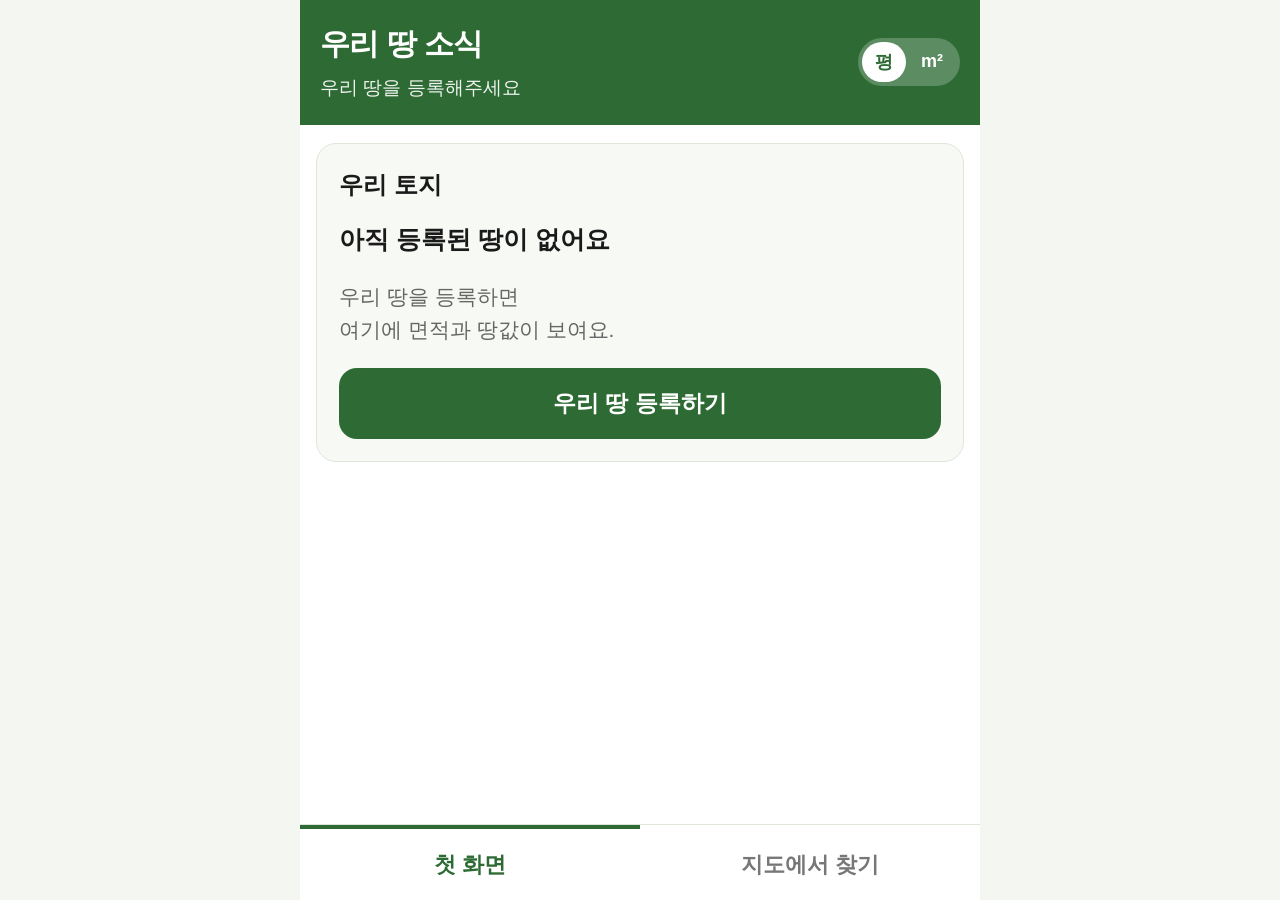
<file: index.html>
<!DOCTYPE html>
<html lang="ko">
<head>
<meta charset="utf-8">
<meta name="viewport" content="width=device-width, initial-scale=1">
<meta name="robots" content="noindex">
<title>우리 땅 소식</title>
<link rel="stylesheet" href="css/style.css">
</head>
<body>
<div class="page">
  <header class="app-header">
    <div class="header-top">
      <div>
        <h1 class="header-title">우리 땅 소식</h1>
        <p class="header-sub" id="header-sub">우리 땅을 등록해주세요</p>
      </div>
      <div class="unit-seg" role="group" aria-label="면적 단위">
        <button type="button" data-unit="pyong">평</button>
        <button type="button" data-unit="m2">m²</button>
      </div>
    </div>
  </header>

  <main class="content">
    <section class="card" id="our-land-card">
      <h2>우리 토지</h2>
      <div id="our-land-body"></div>
    </section>

    <section class="card" id="trade-card">
      <h2>거래내역 정보</h2>
      <p style="font-size:1.25rem;font-weight:800;margin:0.2rem 0;">9월에는 거래가 없었어요</p>
      <p class="muted" style="font-size:1.05rem;">8월 거래 1건<br>밭 <span class="area" data-m2="456"></span> · 9,622만원</p>
      <p class="note">2026년 9월 기준 · 학산리 논·밭 거래</p>
      <a class="btn btn-outline" href="trades.html">인근 거래내역 더 보기</a>
    </section>

    <section class="card" id="auction-card">
      <h2>인근 경매·공매</h2>
      <p style="font-size:1.25rem;font-weight:800;margin:0.2rem 0;" id="auction-summary">지금 나온 땅 0건</p>
      <p class="muted" style="font-size:1.05rem;" id="auction-detail"></p>
      <p class="note">2026년 10월 기준 · 강릉·동해·삼척 법원경매 + 온비드공매</p>
      <a class="btn btn-outline" href="auctions.html">경매·공매 보기</a>
    </section>

    <section class="card card-green" id="census-card">
      <h2>농지 전수조사</h2>
      <p style="font-size:1.25rem;font-weight:800;margin:0.2rem 0;">우리가 할 일: 없음</p>
      <p style="font-size:1.05rem;margin:0.3rem 0 0;">우리 땅은 조사에서 정상으로 확인됐어요.<br>따로 하실 일 없어요.</p>
      <p class="note">2026년 9월 기준</p>
      <a class="btn btn-outline" href="census.html">전수조사 소식 보기</a>
    </section>
  </main>

  <nav class="bottom-nav">
    <a href="index.html">첫 화면</a>
    <a href="map.html">지도에서 찾기</a>
  </nav>
</div>
<script src="js/config.js"></script>
<script src="js/data.js"></script>
<script src="js/app.js"></script>
<script>
(function () {
  "use strict";
  function esc(s) {
    return String(s == null ? "" : s).replace(/[&<>"']/g, function (c) {
      return { "&": "&amp;", "<": "&lt;", ">": "&gt;", '"': "&quot;", "'": "&#39;" }[c];
    });
  }
  document.addEventListener("DOMContentLoaded", function () {
    var F = window.FarmlandApp || {};

    /* 우리 토지 카드: localStorage 설정값으로 렌더링 */
    var body = document.getElementById("our-land-body");
    var parcels = F.getParcels ? F.getParcels() : [];
    if (body) {
      if (!parcels.length) {
        body.innerHTML =
          "<p style='font-size:1.25rem;font-weight:800;margin:0.2rem 0;'>아직 등록된 땅이 없어요</p>" +
          "<p class='muted' style='font-size:1.05rem;'>우리 땅을 등록하면<br>여기에 면적과 땅값이 보여요.</p>" +
          "<a class='btn btn-primary' href='settings.html'>우리 땅 등록하기</a>";
      } else {
        var html = "", totalArea = 0, totalManwon = 0, allPriced = true;
        parcels.forEach(function (p) {
          var shareNote = (p.share && p.share !== "전부") ? " (" + esc(p.share) + " 지분)" : "";
          html += "<div class='kv'><span class='k'><b>" + esc(p.jibun) + "</b> · " + esc(F.jimokLabel(p.jimok)) + shareNote + "</span>"
            + "<span class='v area' data-m2='" + Math.round(Number(p.area) || 0) + "'></span></div>";
          totalArea += Number(p.area) || 0;
          var t = F.parcelTotalManwon(p);
          if (t == null) allPriced = false; else totalManwon += t;
        });
        html += "<div class='kv'><span class='k'>전체</span><span class='v area' data-m2='" + Math.round(totalArea) + "'></span></div>";
        html += "<div class='kv'><span class='k'>공시지가 합계</span><span class='big-num'>"
          + (allPriced ? esc(F.moneyManwon(totalManwon)) : esc(F.moneyManwon(totalManwon)) + " *") + "</span></div>";
        if (!allPriced) html += "<p class='note'>* 공시지가를 입력하지 않은 땅이 있어요</p>";
        html += "<a class='btn btn-primary' href='map.html'>지도에서 우리 땅 보기</a> ";
        html += "<a class='btn btn-outline' href='settings.html'>땅 설정 바꾸기</a>";
        body.innerHTML = html;
      }
      if (F.renderAreas) F.renderAreas();
    }
    var sub = document.getElementById("header-sub");
    if (sub && parcels.length && parcels[0].addr) sub.textContent = parcels[0].addr;

    /* 땅 미등록 시: 땅 연동 정보 카드 숨김 (등록 전에는 보여주지 않음) */
    if (!parcels.length) {
      ["trade-card", "auction-card", "census-card"].forEach(function (id) {
        var c = document.getElementById(id);
        if (c) c.style.display = "none";
      });
      return;
    }

    /* 경매·공매 요약 */
    var au = (typeof AUCTIONS !== "undefined") ? AUCTIONS : { court: [], onbid: [] };
    var court = au.court || [], onbid = au.onbid || [];
    var courtB = au.courtBldg || [], onbidB = au.onbidBldg || [];
    var landN = court.length + onbid.length;
    var bldgN = courtB.length + onbidB.length;
    var total = landN + bldgN;
    var summary = document.getElementById("auction-summary");
    var detail = document.getElementById("auction-detail");
    if (!summary) return;
    if (total === 0) {
      summary.textContent = "수집 준비 중이에요";
      if (detail) detail.textContent = "";
      return;
    }
    summary.textContent = "지금 나온 매물 " + total + "건";
    if (detail) {
      var parts = [];
      if (landN) parts.push("토지 " + landN + "건");
      if (bldgN) parts.push("건물 " + bldgN + "건");
      detail.textContent = parts.join(" · ");
    }
  });
})();
</script>
</body>
</html>
</file>
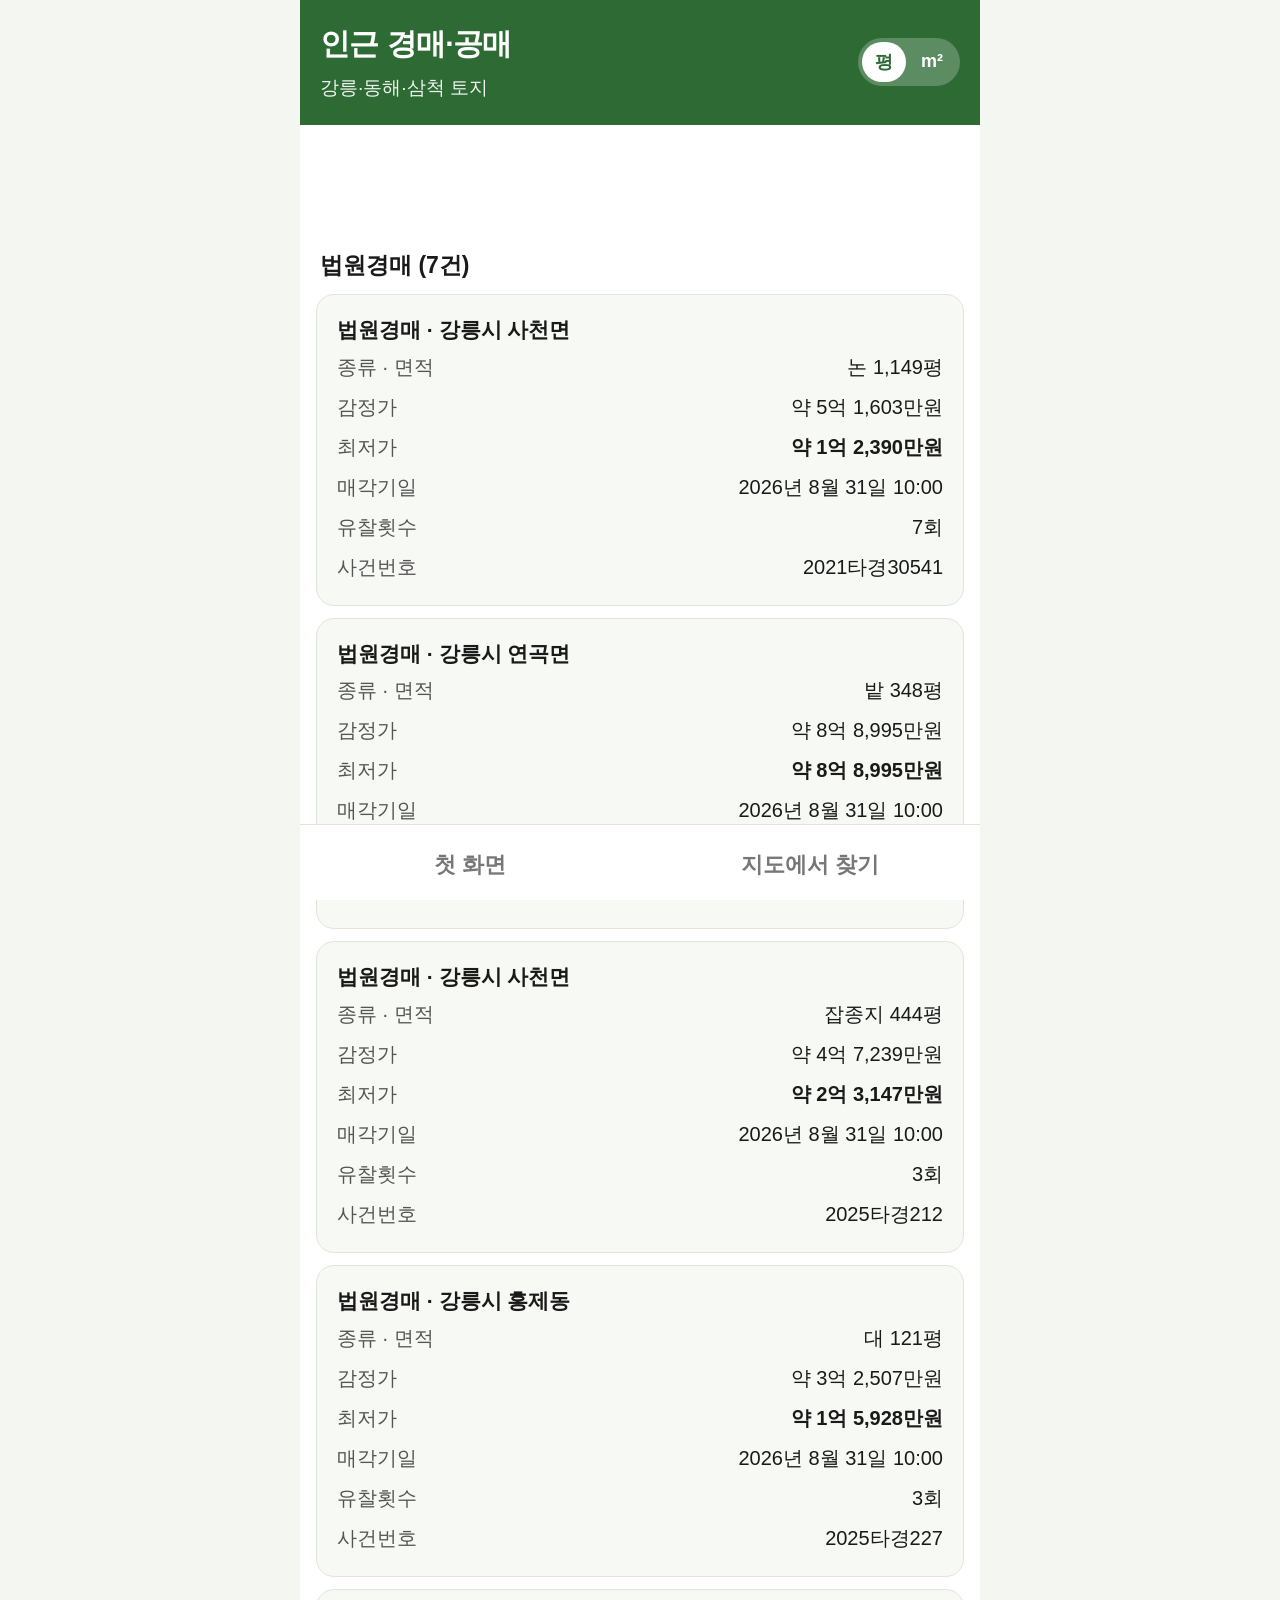
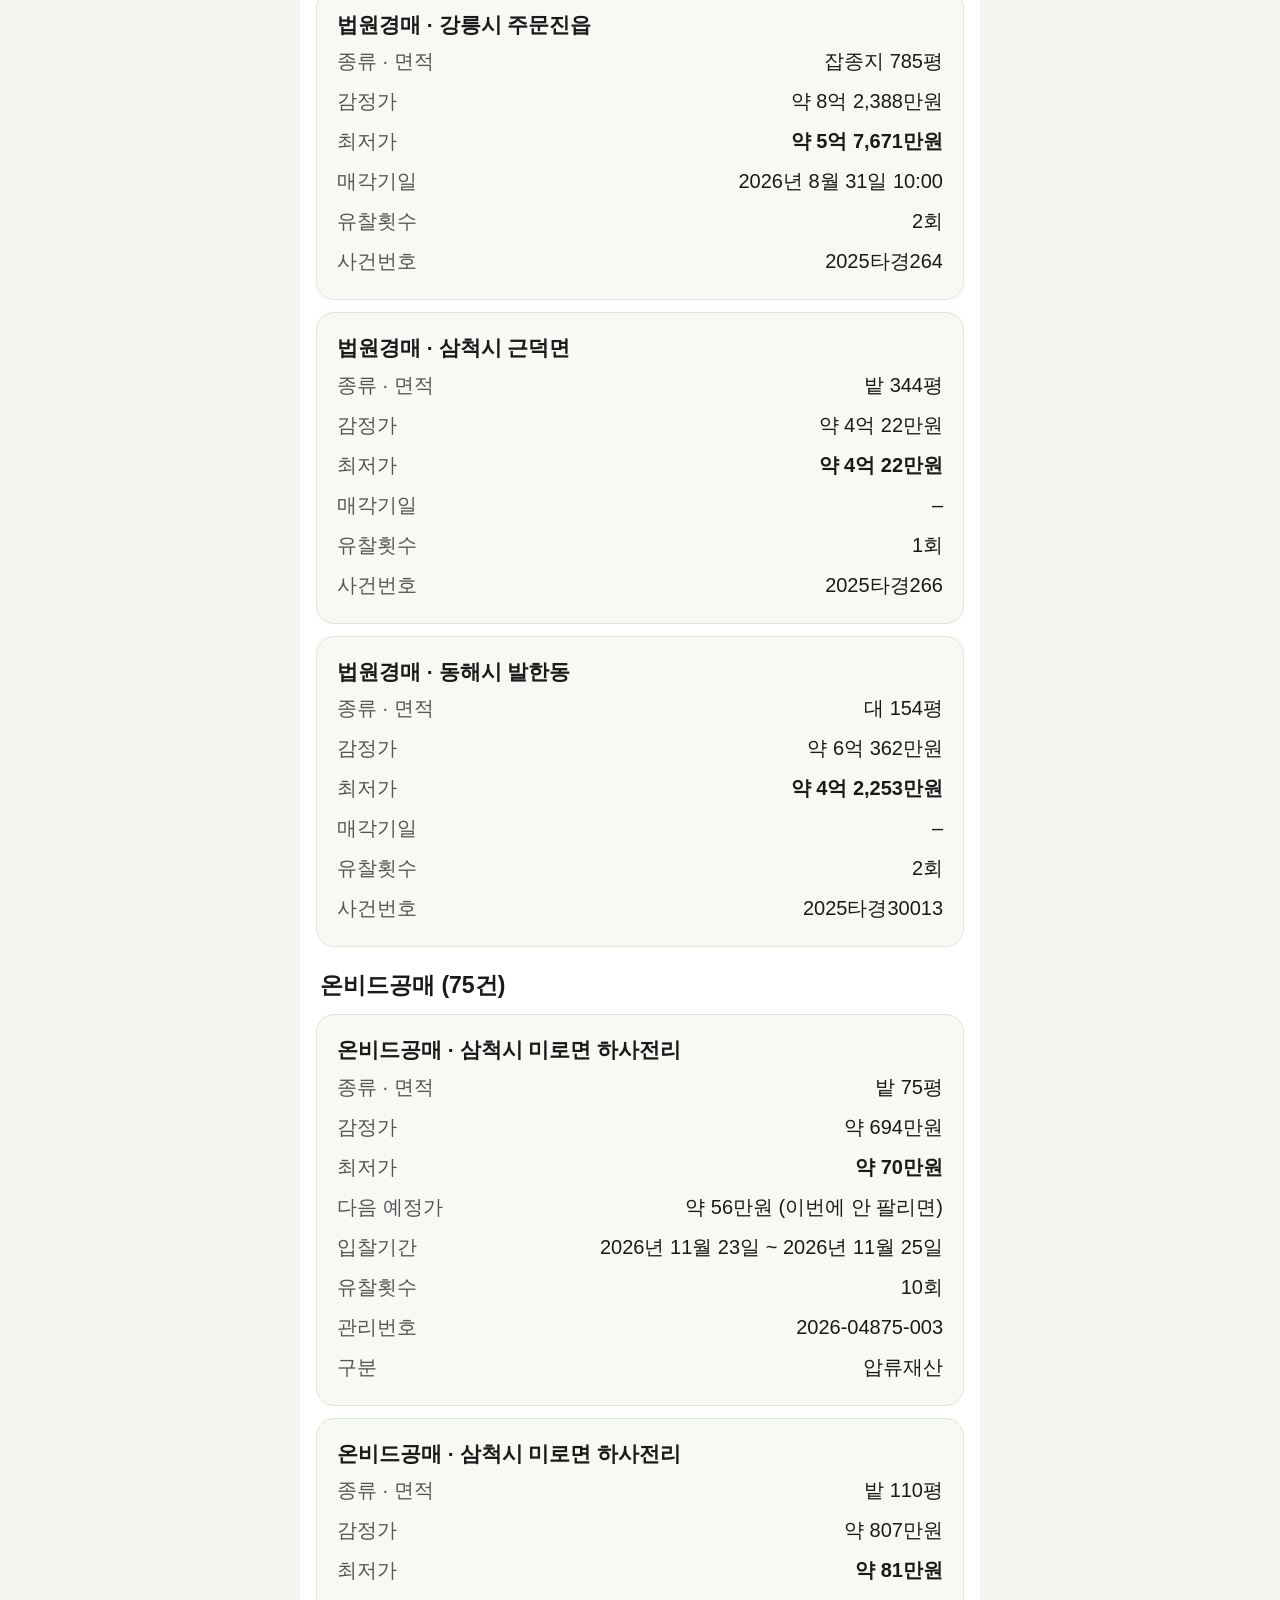
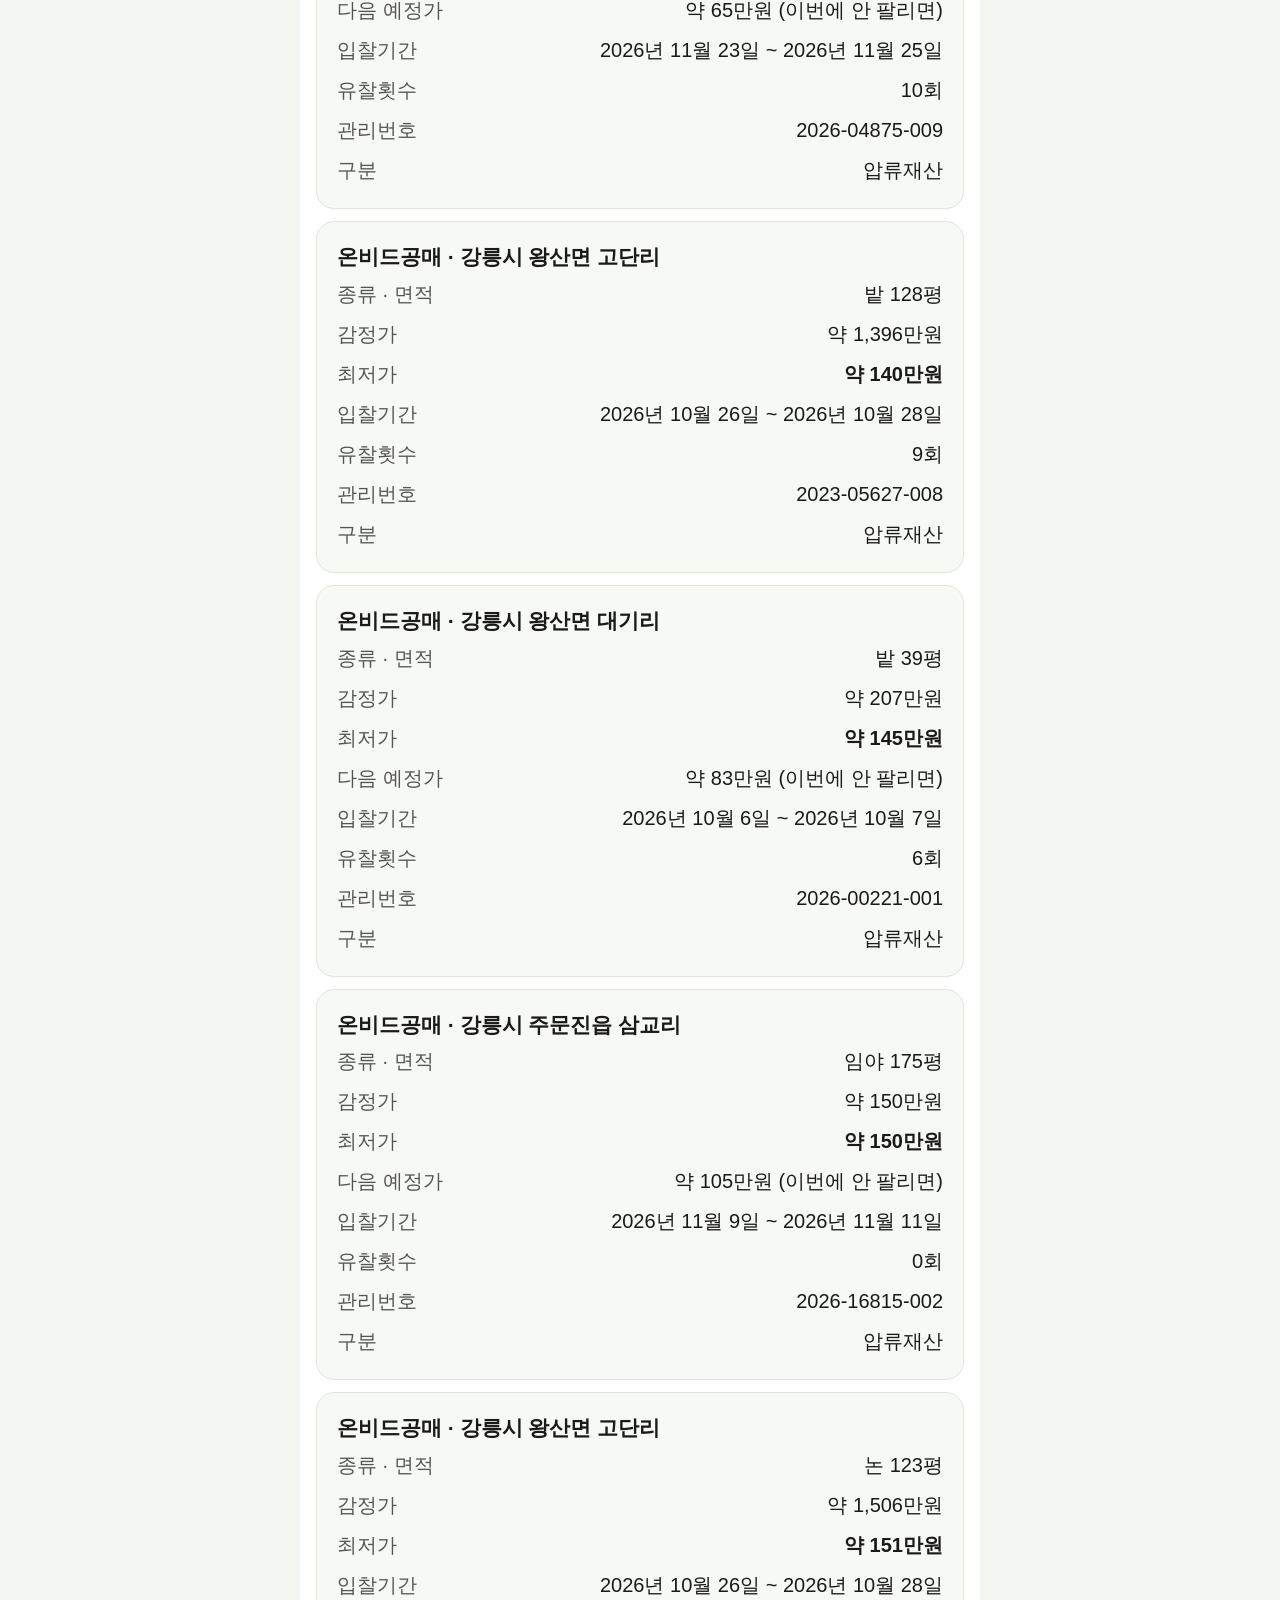
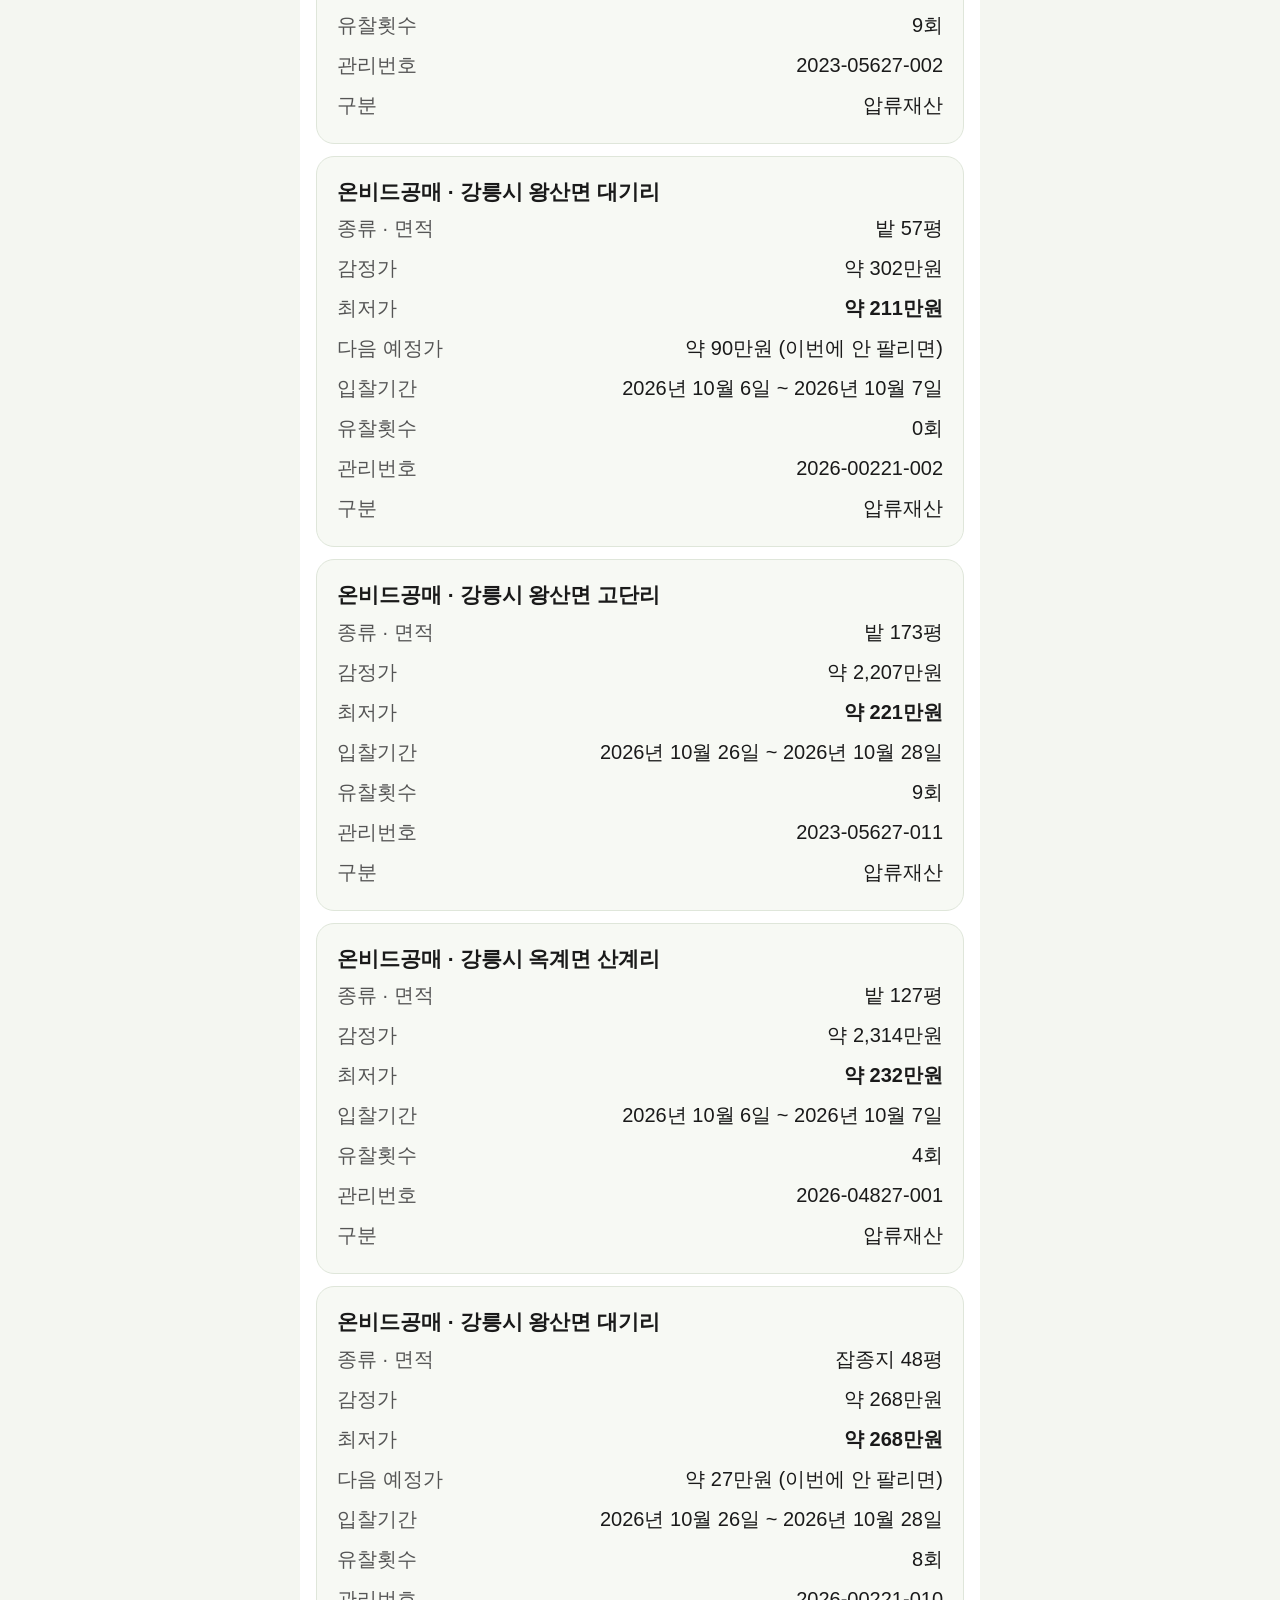
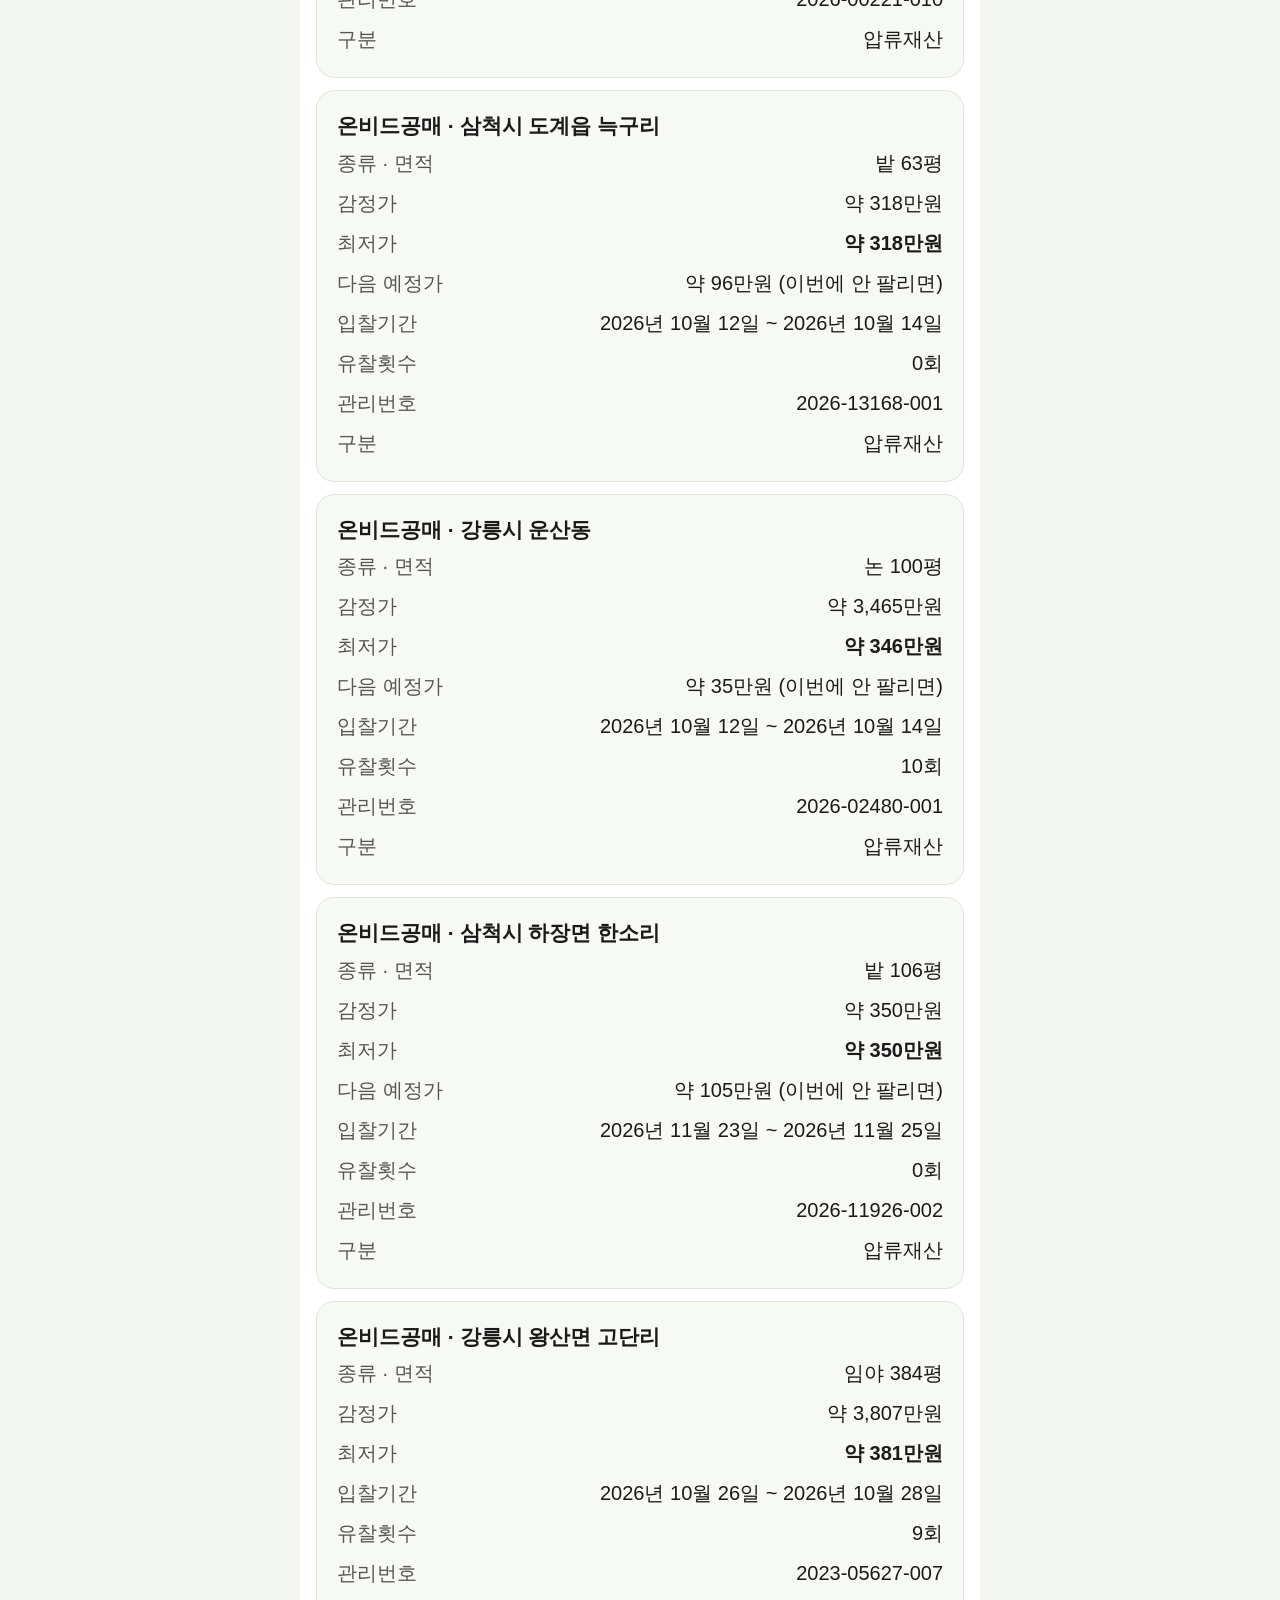
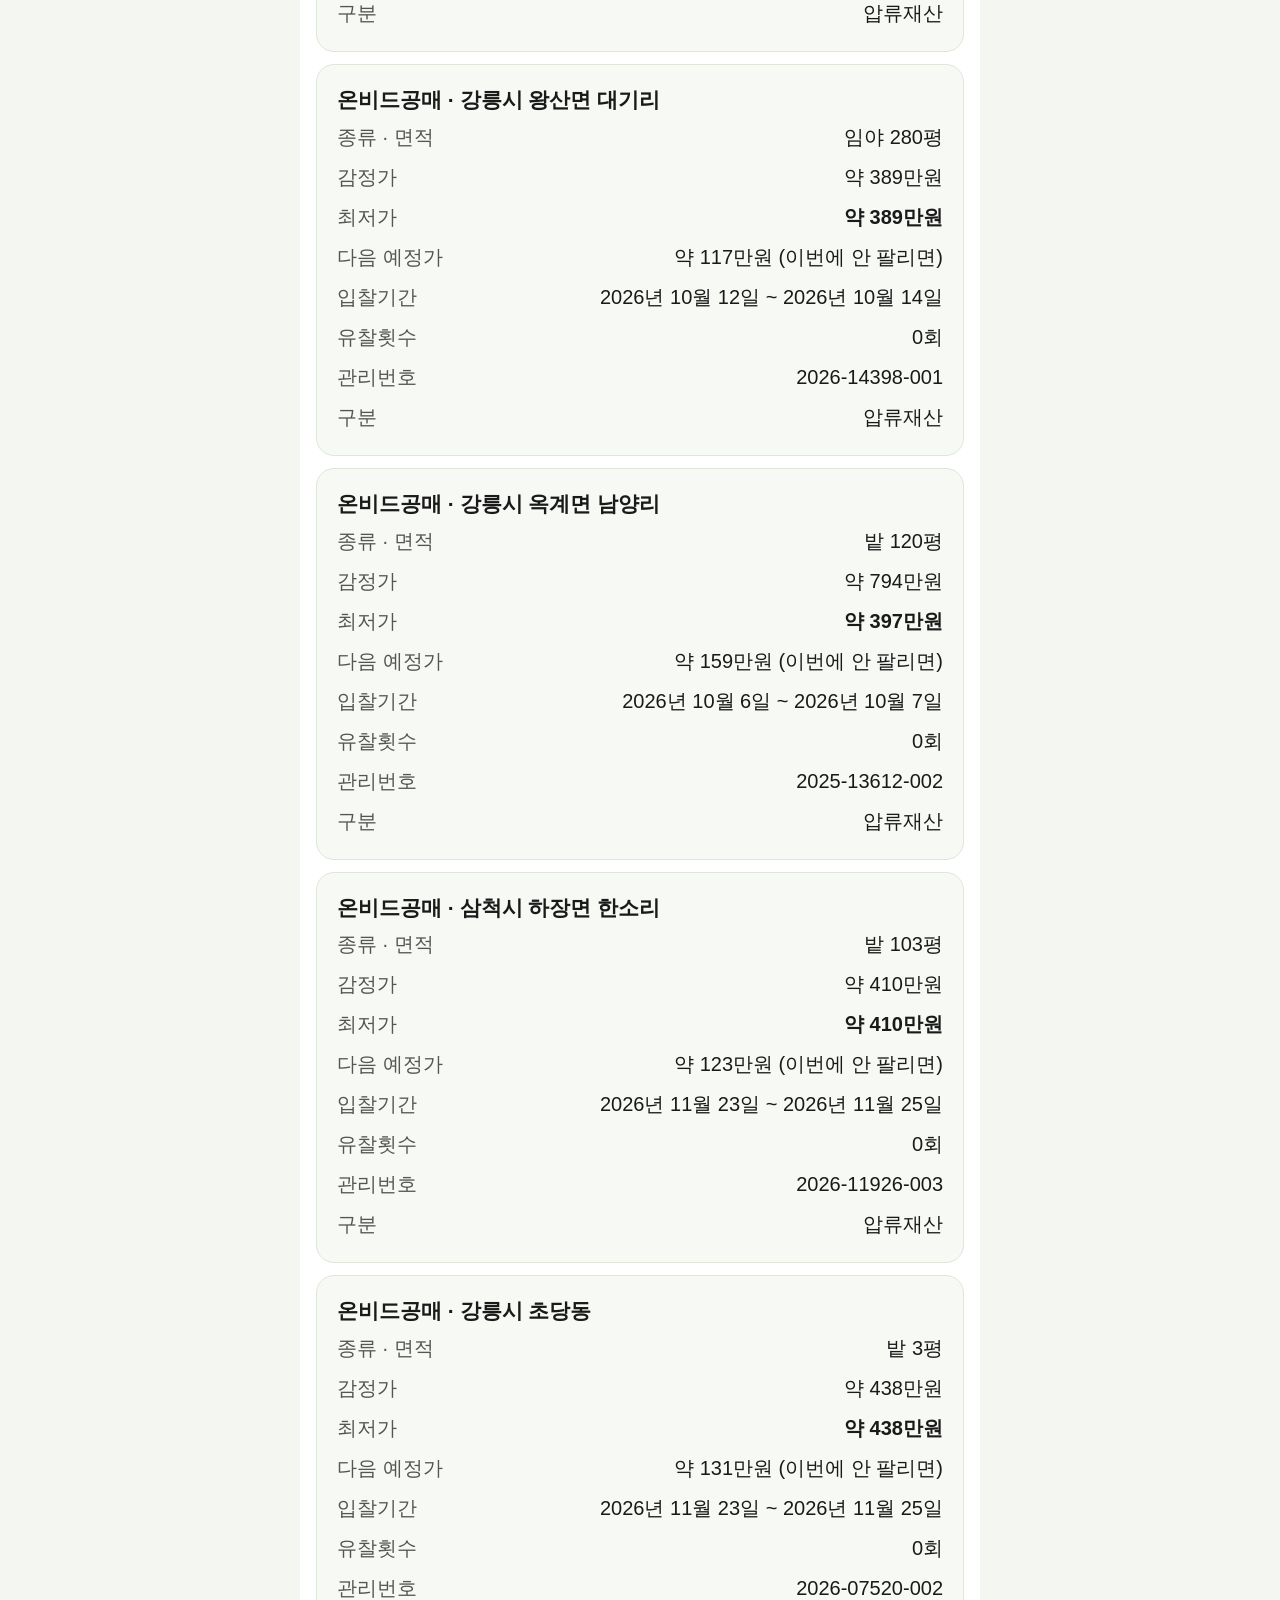
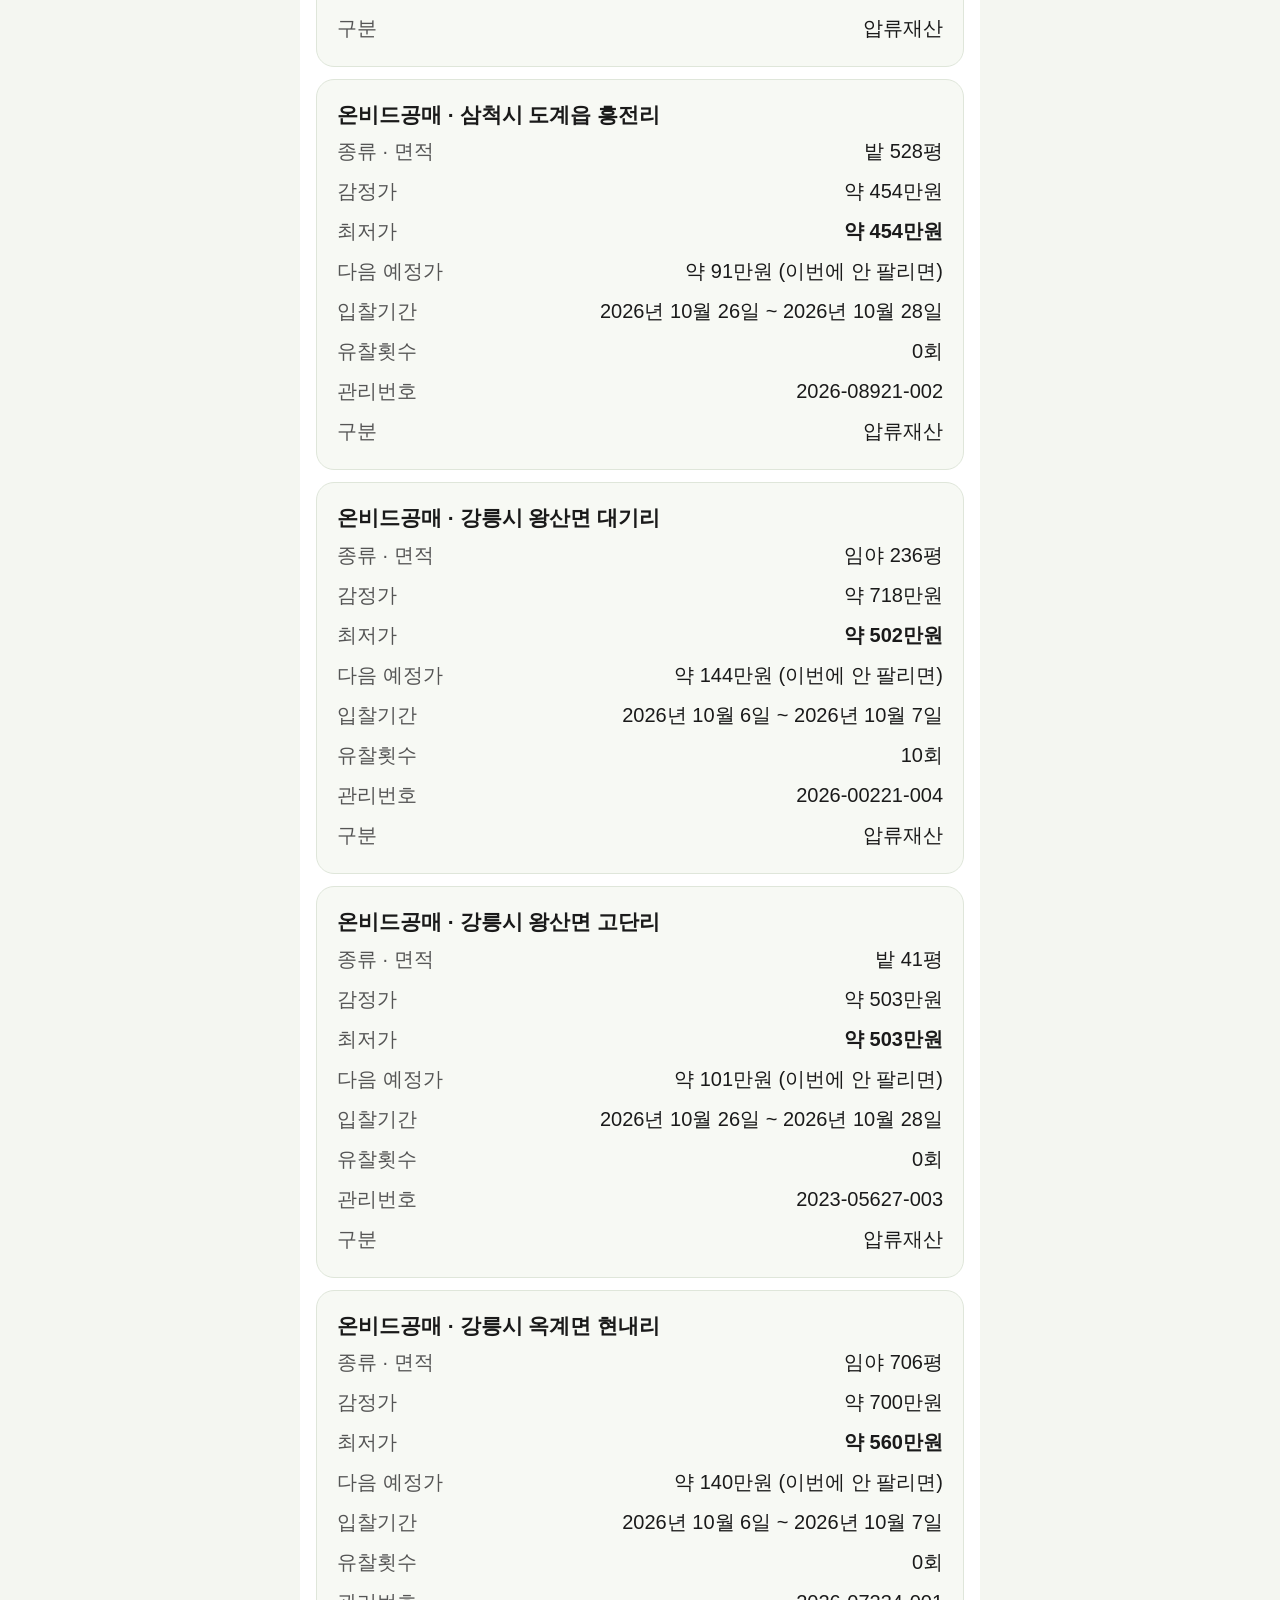
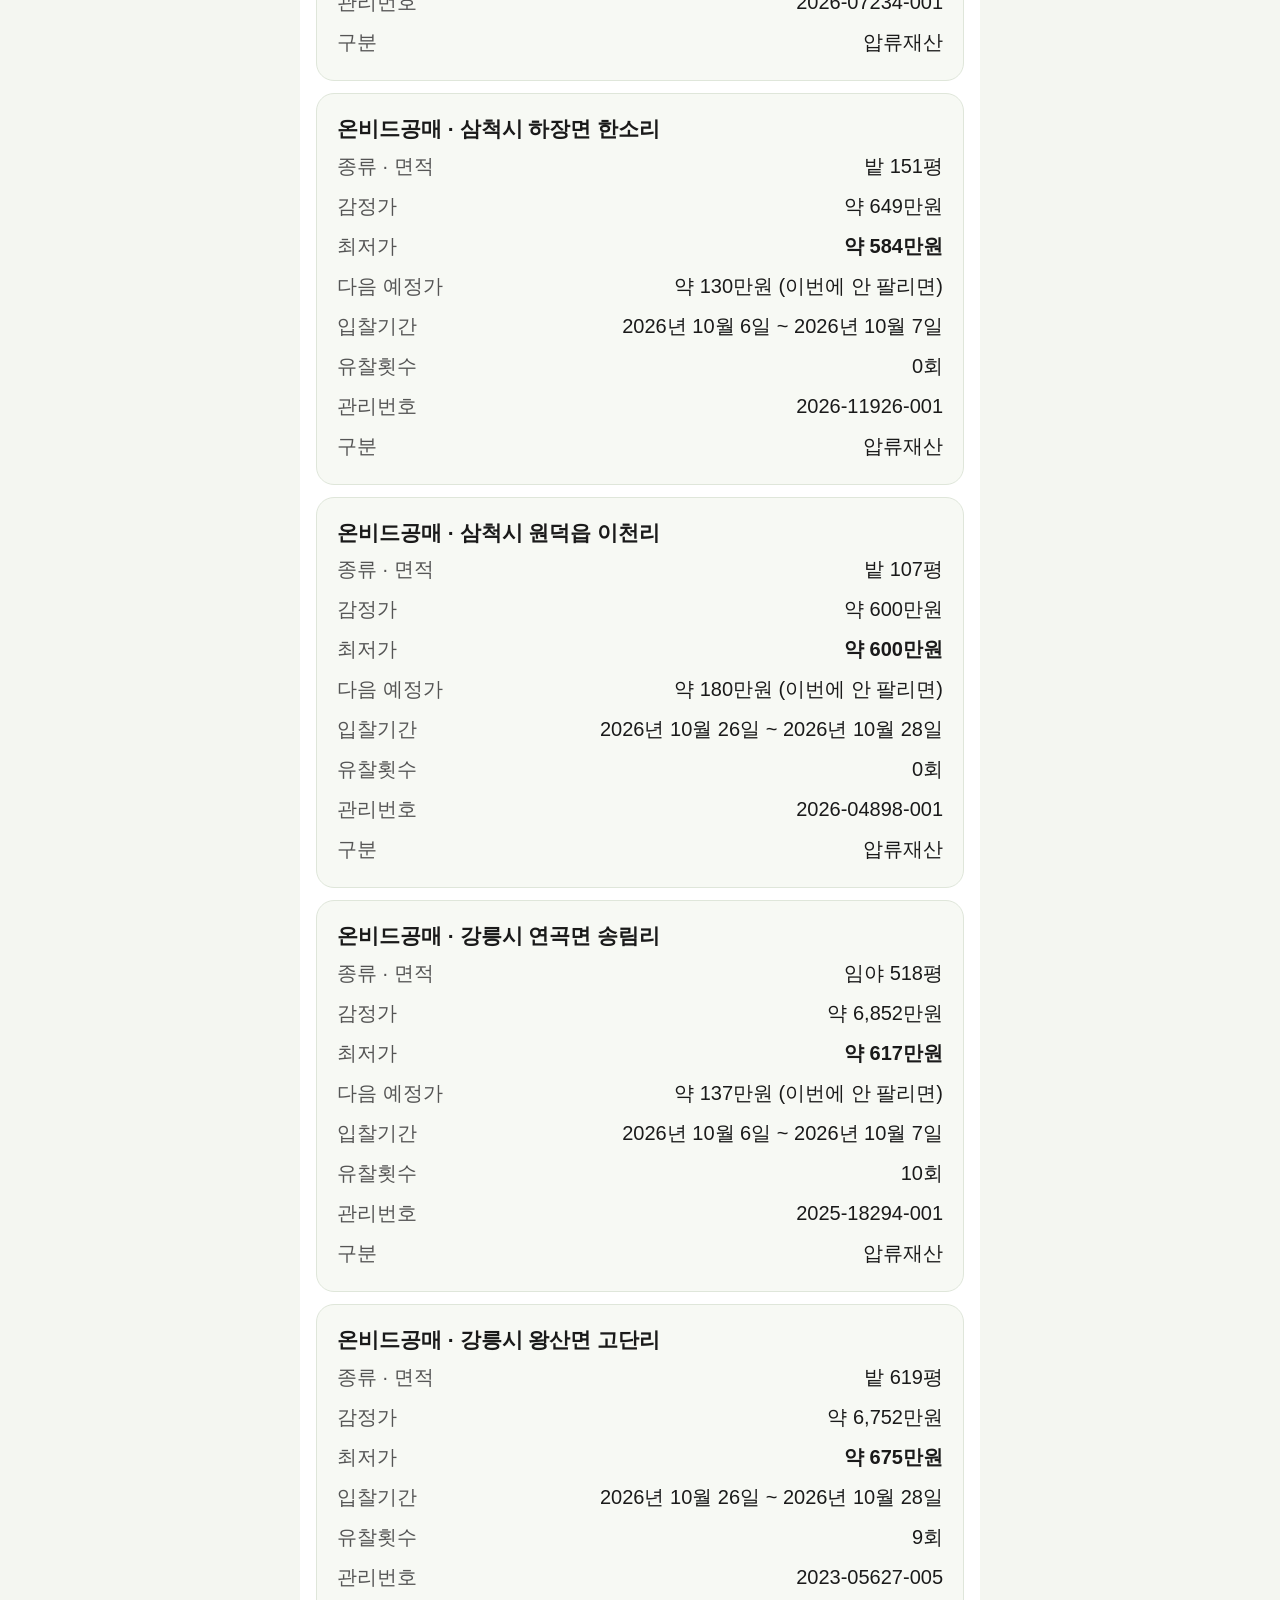
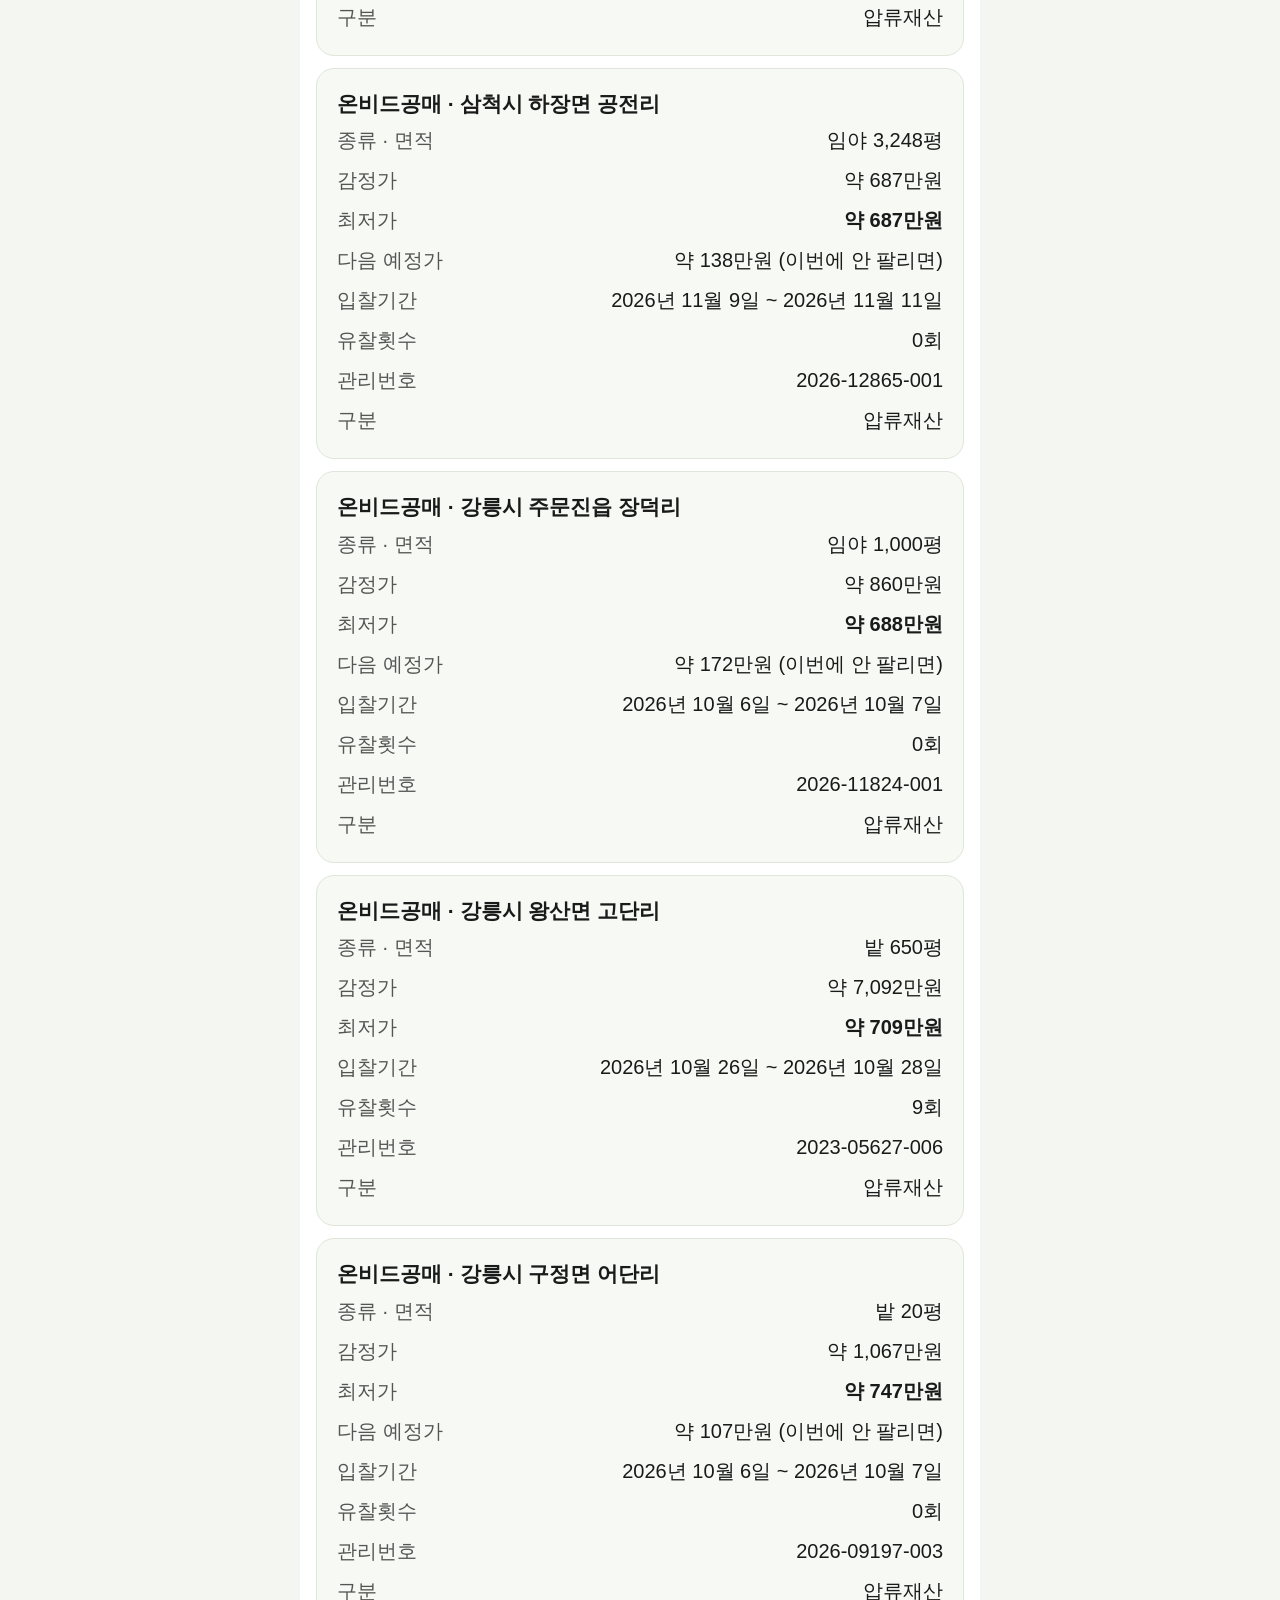
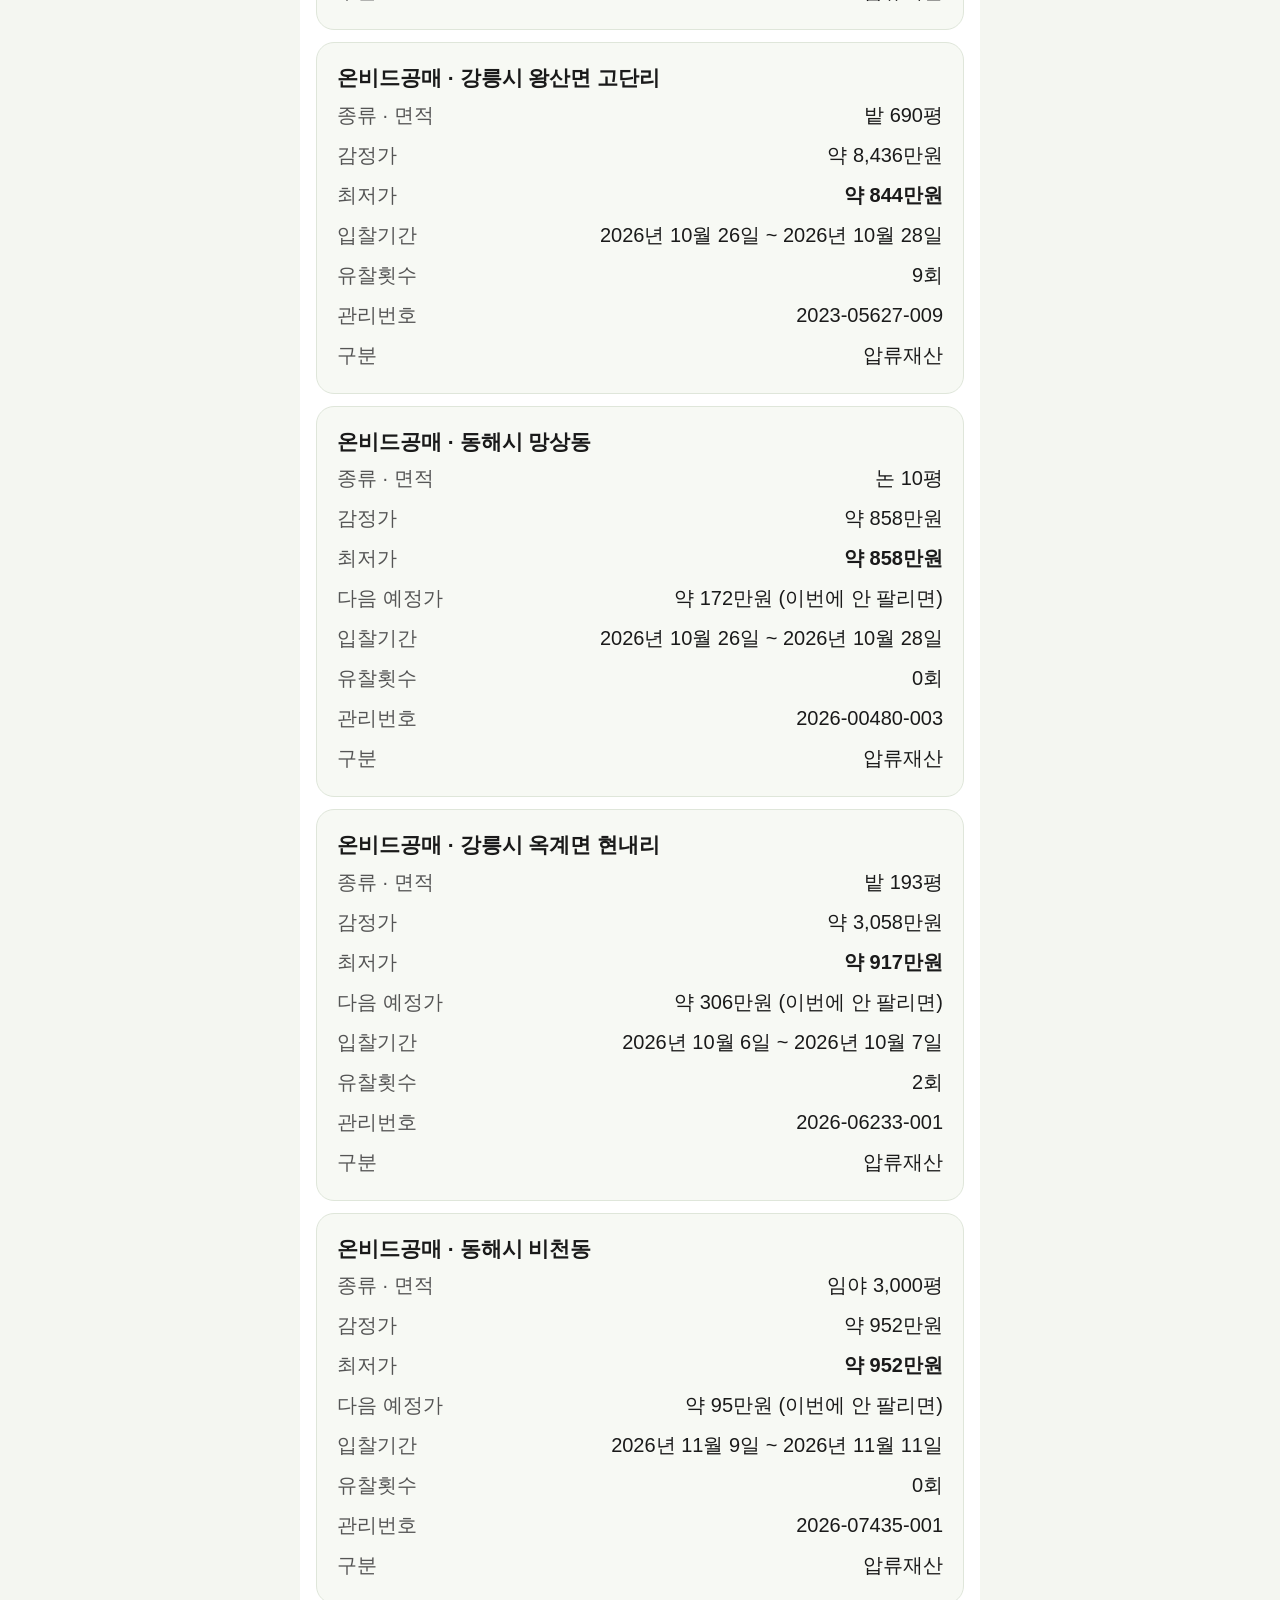
<file: auctions.html>
<!DOCTYPE html>
<html lang="ko">
<head>
<meta charset="utf-8">
<meta name="viewport" content="width=device-width, initial-scale=1">
<meta name="robots" content="noindex">
<title>인근 경매·공매 · 우리 땅 소식</title>
<link rel="stylesheet" href="css/style.css">
</head>
<body>
<div class="page">
  <header class="app-header">
    <div class="header-top">
      <div>
        <h1 class="header-title">인근 경매·공매</h1>
        <p class="header-sub">강릉·동해·삼척 토지</p>
      </div>
      <div class="unit-seg" role="group" aria-label="면적 단위">
        <button type="button" data-unit="pyong">평</button>
        <button type="button" data-unit="m2">m²</button>
      </div>
    </div>
  </header>

  <main class="content">
    <div class="unit-seg" role="group" aria-label="토지·건물" style="margin-bottom:1rem;">
      <button type="button" data-tab="land" class="on">토지</button>
      <button type="button" data-tab="bldg">건물</button>
    </div>
    <div id="auction-content"></div>

    <section class="card" id="live-search">
      <h2>다른 지역 공매 검색</h2>
      <p class="muted" style="font-size:1.1rem;">보고 싶은 지역을 골라보세요. 지금 나온 공매를 바로 찾아와요.</p>
      <div style="display:grid;gap:0.7rem;margin:0.8rem 0;">
        <label style="font-size:1.15rem;font-weight:700;display:grid;gap:0.3rem;">시·도
          <select id="sel-sido" style="font-size:1.2rem;padding:0.8rem;border-radius:0.6rem;border:2px solid #ccc;width:100%;"></select>
        </label>
        <label style="font-size:1.15rem;font-weight:700;display:grid;gap:0.3rem;">시·군·구
          <select id="sel-sgg" style="font-size:1.2rem;padding:0.8rem;border-radius:0.6rem;border:2px solid #ccc;width:100%;"></select>
        </label>
      </div>
      <button class="btn" id="btn-live-search" type="button" style="width:100%;font-size:1.3rem;padding:1rem;">검색</button>
      <p id="live-status" class="muted" style="font-size:1.1rem;min-height:1.6em;"></p>
      <div id="live-results"></div>
    </section>

    <p class="note">2026년 10월 기준 · 강릉·동해·삼척 법원경매정보 + 온비드 공매정보<br>
    참고용이에요. 입찰 전에는 반드시 원문 공고를 다시 확인하세요.</p>
  </main>

  <nav class="bottom-nav">
    <a href="index.html">첫 화면</a>
    <a href="map.html">지도에서 찾기</a>
  </nav>
</div>
<script src="js/config.js"></script>
<script src="js/data.js"></script>
<script src="js/app.js"></script>
<script>
(function () {
  "use strict";
  function jimokEasy(j) {
    if (j === "답") return "논";
    if (j === "전") return "밭";
    return j || "";
  }
  function moneyFull(manwon) {
    manwon = Math.round(Number(manwon) || 0);
    if (manwon <= 0) return "–";
    if (manwon >= 10000) {
      var eok = Math.floor(manwon / 10000);
      var rest = manwon % 10000;
      return "약 " + eok.toLocaleString("ko-KR") + "억" +
        (rest ? " " + rest.toLocaleString("ko-KR") + "만원" : "");
    }
    return "약 " + manwon.toLocaleString("ko-KR") + "만원";
  }
  function auctionCard(a) {
    var isCourt = a.type === "court";
    var isBldg = !!a.bldg;
    var title = isCourt ? "법원경매" : "온비드공매";
    var dateRow = isCourt
      ? '<div class="t-row"><span class="k">매각기일</span><span>' + (a.saleDate || "–") + "</span></div>"
      : '<div class="t-row"><span class="k">입찰기간</span><span>' + (a.bidPeriod || "–") + "</span></div>";
    var extraRow = isCourt
      ? '<div class="t-row"><span class="k">사건번호</span><span>' + (a.displayNo || a.id || "–") + "</span></div>"
      : '<div class="t-row"><span class="k">관리번호</span><span>' + (a.id || "–") + "</span></div>"
        + '<div class="t-row"><span class="k">구분</span><span>' + (a.divName || "–") + "</span></div>";
    var areaLabel = isBldg ? "종류 · 건물면적" : "종류 · 면적";
    return '<div class="trade-card">'
      + '<div class="t-date">' + title + " · " + (a.addrShort || "") + "</div>"
      + '<div class="t-row"><span class="k">' + areaLabel + "</span><span>" + jimokEasy(a.kind)
      + ' <span class="area" data-m2="' + (a.areaM2 || 0) + '"></span></span></div>'
      + '<div class="t-row"><span class="k">감정가</span><span>' + moneyFull(a.apslManwon) + "</span></div>"
      + '<div class="t-row"><span class="k">최저가</span><span><b>' + moneyFull(a.lowManwon) + "</b></span></div>"
      + (a.nextLowManwon
          ? '<div class="t-row"><span class="k">다음 예정가</span><span>' + moneyFull(a.nextLowManwon) + " (이번에 안 팔리면)</span></div>"
          : "")
      + dateRow
      + '<div class="t-row"><span class="k">유찰횟수</span><span>' + (a.fails || 0) + "회</span></div>"
      + extraRow
      + "</div>";
  }
  function section(title, items) {
    if (!items || !items.length) {
      return '<div class="trade-group"><div class="trade-month">' + title + "</div>"
        + '<p class="muted">수집 준비 중이에요.</p></div>';
    }
    var html = '<div class="trade-group"><div class="trade-month">' + title
      + " (" + items.length + "건)</div>";
    items.forEach(function (a) { html += auctionCard(a); });
    return html + "</div>";
  }
  /* ---- 다른 지역 공매 실시간 검색 (중계 Worker 경유, 키는 서버 보관) ---- */
  var WORKER_URL = "https://farmland-relay.813nanalove.workers.dev/api/onbid";
  var PRPT_DIV_CDS = ["0007", "0005", "0010", "0002", "0008"];
  var SIDO_SGG = {
    "서울특별시": ["종로구","중구","용산구","성동구","광진구","동대문구","중랑구","성북구","강북구","도봉구","노원구","은평구","서대문구","마포구","양천구","강서구","구로구","금천구","영등포구","동작구","관악구","서초구","강남구","송파구","강동구"],
    "부산광역시": ["중구","서구","동구","영도구","부산진구","동래구","남구","북구","해운대구","사하구","금정구","강서구","연제구","수영구","사상구","기장군"],
    "대구광역시": ["중구","동구","서구","남구","북구","수성구","달서구","달성군","군위군"],
    "인천광역시": ["중구","동구","미추홀구","연수구","남동구","부평구","계양구","서구","강화군","옹진군"],
    "광주광역시": ["동구","서구","남구","북구","광산구"],
    "대전광역시": ["동구","중구","서구","유성구","대덕구"],
    "울산광역시": ["중구","남구","동구","북구","울주군"],
    "세종특별자치시": [],
    "경기도": ["수원시","용인시","고양시","화성시","성남시","부천시","남양주시","안산시","평택시","안양시","시흥시","파주시","김포시","의정부시","광주시","하남시","광명시","군포시","양주시","오산시","이천시","안성시","구리시","의왕시","포천시","양평군","여주시","동두천시","과천시","가평군","연천군"],
    "강원특별자치도": ["춘천시","원주시","강릉시","동해시","태백시","속초시","삼척시","홍천군","횡성군","영월군","평창군","정선군","철원군","화천군","양구군","인제군","고성군","양양군"],
    "충청북도": ["청주시","충주시","제천시","보은군","옥천군","영동군","증평군","진천군","괴산군","음성군","단양군"],
    "충청남도": ["천안시","공주시","보령시","아산시","서산시","논산시","계룡시","당진시","금산군","부여군","서천군","청양군","홍성군","예산군","태안군"],
    "전북특별자치도": ["전주시","군산시","익산시","정읍시","남원시","김제시","완주군","진안군","무주군","장수군","임실군","순창군","고창군","부안군"],
    "전라남도": ["목포시","여수시","순천시","나주시","광양시","담양군","곡성군","구례군","고흥군","보성군","화순군","장흥군","강진군","해남군","영암군","무안군","함평군","영광군","장성군","완도군","진도군","신안군"],
    "경상북도": ["포항시","경주시","김천시","안동시","구미시","영주시","영천시","상주시","문경시","경산시","의성군","청송군","영양군","영덕군","청도군","고령군","성주군","칠곡군","예천군","봉화군","울진군","울릉군"],
    "경상남도": ["창원시","진주시","통영시","사천시","김해시","밀양시","거제시","양산시","의령군","함안군","창녕군","고성군","남해군","하동군","산청군","함양군","거창군","합천군"],
    "제주특별자치도": ["제주시","서귀포시"]
  };

  function normV(v) { return v == null ? "" : String(v).trim(); }
  function toManwonLive(v) {
    var n = parseFloat(normV(v).replace(/,/g, ""));
    return n > 0 ? Math.round(n / 10000) : 0;
  }
  function fmtDateLive(s) {
    s = normV(s);
    if (s.length >= 8) return s.slice(0, 4) + "년 " + parseInt(s.slice(4, 6), 10) + "월 " + parseInt(s.slice(6, 8), 10) + "일";
    return "";
  }
  function fmtPeriodLive(it) {
    var b = fmtDateLive(it.cltrBidBgngDt), e = fmtDateLive(it.cltrBidEndDt);
    if (b && e) return b + " ~ " + e;
    return b || e || "";
  }
  function classifyLive(cat) {
    if (!cat) return null;
    if (cat.slice(-2) === "용지" || cat === "대" || cat === "대지" || cat === "잡종지") return "land";
    var bldgKw = ["주택", "아파트", "근린생활시설", "상가", "주거용건물", "오피스텔", "빌라", "빌딩", "사무실", "공장", "창고", "숙박시설"];
    for (var i = 0; i < bldgKw.length; i++) if (cat.indexOf(bldgKw[i]) >= 0) return "building";
    var landKw = ["전", "답", "임야"];
    for (var j = 0; j < landKw.length; j++) if (cat.indexOf(landKw[j]) >= 0) return "land";
    return null;
  }
  function normalizeLiveItem(it) {
    var addr = normV(it.onbidCltrNm) || normV(it.zadrNm) || normV(it.cltrAdr) || normV(it.cltrRadr);
    var m = addr.match(/([가-힣]+리)\b/);
    var short = [normV(it.lctnSggnm), normV(it.lctnEmdNm), m ? m[1] : ""].filter(Boolean).join(" ");
    var cat = normV(it.cltrUsgSclsCtgrNm);
    var isBldg = classifyLive(cat) === "building";
    var landA = parseFloat(normV(it.landSqms).replace(/,/g, "")) || 0;
    var bldA = parseFloat(normV(it.bldSqms).replace(/,/g, "")) || 0;
    return {
      id: normV(it.cltrMngNo),
      type: "onbid",
      bldg: isBldg,
      addr: addr,
      addrShort: short,
      kind: cat,
      areaM2: isBldg ? (bldA || landA) : (landA || bldA),
      apslManwon: toManwonLive(it.apslEvlAmt),
      lowManwon: toManwonLive(it.lowstBidPrcIndctCont),
      bidPeriod: fmtPeriodLive(it),
      fails: parseInt(normV(it.usbdNft), 10) || 0,
      divName: normV(it.prptDivNm),
      status: normV(it.pbctStatNm),
      _end: parseInt(normV(it.cltrBidEndDt).slice(0, 8), 10) || 99999999
    };
  }
  /* 회차 중복 제거: 현재 유효 회차(입찰종료일 >= 오늘) 중 가장 이른 것 선택.
     먼 미래 회차의 낮은 가격을 현재가처럼 보여주지 않기 위함. */
  function pickLiveRounds(rawItems) {
    var now = new Date();
    var today = now.getFullYear() * 10000 + (now.getMonth() + 1) * 100 + now.getDate();
    var groups = {};
    rawItems.forEach(function (it) {
      if (!classifyLive(normV(it.cltrUsgSclsCtgrNm))) return;
      var k = normV(it.cltrMngNo) || normV(it.onbidCltrNm);
      (groups[k] = groups[k] || []).push(normalizeLiveItem(it));
    });
    var out = [];
    Object.keys(groups).forEach(function (k) {
      var rs = groups[k].sort(function (a, b) { return a._end - b._end; });
      var cur = null, i;
      for (i = 0; i < rs.length; i++) { if (rs[i]._end >= today) { cur = rs[i]; break; } }
      if (!cur) cur = rs[rs.length - 1];
      var cheaper = rs.filter(function (r) {
        return r._end > cur._end && r.lowManwon > 0 && (!cur.lowManwon || r.lowManwon < cur.lowManwon);
      });
      if (cheaper.length) {
        cheaper.sort(function (a, b) { return a.lowManwon - b.lowManwon; });
        cur.nextLowManwon = cheaper[0].lowManwon;
        cur.nextPeriod = cheaper[0].bidPeriod;
      }
      delete cur._end;
      out.push(cur);
    });
    out.sort(function (a, b) { return (a.lowManwon || 0) - (b.lowManwon || 0); });
    return out;
  }
  function extractLiveItems(payload) {
    if (payload.result && !payload.header) return []; // NODATA {result:{resultCode:"03"}}
    var header = payload.header || {};
    var rc = String(header.resultCode || "");
    if (rc === "03") return [];
    if (rc !== "00") throw { code: "api", msg: header.resultMsg };
    var items = (((payload.body || {}).items || {}).item) || [];
    return Array.isArray(items) ? items : [items];
  }
  function fillSgg(sido, sel) {
    var list = SIDO_SGG[sido] || [];
    sel.innerHTML = "";
    if (!list.length) {
      var o = document.createElement("option");
      o.value = ""; o.textContent = "전체";
      sel.appendChild(o);
      sel.disabled = true;
      return;
    }
    sel.disabled = false;
    list.forEach(function (name) {
      var o = document.createElement("option");
      o.value = name; o.textContent = name;
      sel.appendChild(o);
    });
  }
  function initLiveSearch(region) {
    var selSido = document.getElementById("sel-sido");
    var selSgg = document.getElementById("sel-sgg");
    var btn = document.getElementById("btn-live-search");
    var status = document.getElementById("live-status");
    var results = document.getElementById("live-results");
    if (!selSido || !btn) return;
    Object.keys(SIDO_SGG).forEach(function (name) {
      var o = document.createElement("option");
      o.value = name; o.textContent = name;
      selSido.appendChild(o);
    });
    // 등록된 땅 지역을 기본값으로
    var defSido = "강원특별자치도", defSgg = "강릉시";
    if (region && region.sido && SIDO_SGG[region.sido]) {
      defSido = region.sido;
      var sggList = SIDO_SGG[region.sido] || [];
      defSgg = sggList.indexOf(region.sigungu) >= 0 ? region.sigungu : (sggList[0] || "");
    }
    selSido.value = defSido;
    fillSgg(defSido, selSgg);
    if (defSgg) selSgg.value = defSgg;
    selSido.addEventListener("change", function () {
      fillSgg(selSido.value, selSgg);
    });
    btn.addEventListener("click", function () {
      var sido = selSido.value, sgg = selSgg.disabled ? "" : selSgg.value;
      var label = sgg ? sido + " " + sgg : sido;
      status.textContent = "찾는 중이에요. 잠시만 기다려주세요.";
      results.innerHTML = "";
      btn.disabled = true;
      var qs = "lctnSdnm=" + encodeURIComponent(sido) + "&numOfRows=1000"
        + (sgg ? "&lctnSggnm=" + encodeURIComponent(sgg) : "");
      var fetches = PRPT_DIV_CDS.map(function (cd) {
        return fetch(WORKER_URL + "?" + qs + "&prptDivCd=" + cd).then(function (r) {
          if (r.status === 503) throw { code: 503 };
          if (!r.ok) throw { code: r.status };
          return r.json();
        });
      });
      Promise.all(fetches).then(function (payloads) {
        var raw = [];
        payloads.forEach(function (p) { raw = raw.concat(extractLiveItems(p)); });
        var items = pickLiveRounds(raw);
        btn.disabled = false;
        if (!items.length) {
          status.textContent = "이 지역에는 지금 나온 공매가 없어요.";
          return;
        }
        var bldgN = items.filter(function (a) { return a.bldg; }).length;
        status.textContent = label + " 공매 " + items.length + "건이에요"
          + (bldgN ? " (토지 " + (items.length - bldgN) + ", 건물 " + bldgN + ")" : "") + ".";
        var html = "";
        items.forEach(function (a) { html += auctionCard(a); });
        results.innerHTML = html;
        if (window.FarmlandApp) window.FarmlandApp.renderAreas();
      }).catch(function (err) {
        btn.disabled = false;
        if (err && err.code === 503) {
          status.textContent = "지금은 검색할 수 없어요. 잠시 후 다시 시도해주세요.";
        } else {
          status.textContent = "인터넷 연결을 확인하고 다시 시도해주세요.";
        }
      });
    });
  }

  document.addEventListener("DOMContentLoaded", function () {
    var el = document.getElementById("auction-content");
    var au = (typeof AUCTIONS !== "undefined") ? AUCTIONS : { court: [], onbid: [] };
    var F = window.FarmlandApp || {};
    var region = F.mainRegion ? F.mainRegion() : null;
    var sigungu = region && region.sigungu ? region.sigungu : "";
    var sub = document.querySelector(".header-sub");
    var tab = "land";

    function itemsFor(list) {
      var isBldg = tab === "bldg";
      return list.filter(function (a) {
        if (!!a.bldg !== isBldg) return false;
        return !sigungu || (a.addrShort || "").indexOf(sigungu) === 0;
      });
    }

    function render() {
      var court = itemsFor(au.court.concat(au.courtBldg || []));
      var onbid = itemsFor(au.onbid.concat(au.onbidBldg || []));
      var label = tab === "bldg" ? "건물" : "토지";
      if (sigungu) {
        if (sub) sub.textContent = sigungu + " " + label;
        if (!court.length && !onbid.length) {
          el.innerHTML = '<div class="trade-group"><div class="trade-month">우리 땅 근처</div>'
            + "<p class='muted'>" + sigungu + "의 경매·공매 " + label + " 자료는 아직 준비 중이에요. "
            + "아래에서 직접 검색해보세요.</p></div>";
        } else {
          el.innerHTML = section("법원경매", court) + section("온비드공매", onbid);
        }
      } else {
        if (sub) sub.textContent = "강릉·동해·삼척 " + label;
        el.innerHTML = section("법원경매", court) + section("온비드공매", onbid);
      }
      if (window.FarmlandApp) window.FarmlandApp.renderAreas();
    }

    // 토지·건물 탭
    var tabBtns = document.querySelectorAll('[data-tab]');
    tabBtns.forEach(function (btn) {
      btn.addEventListener("click", function () {
        tabBtns.forEach(function (b) { b.classList.remove("on"); });
        btn.classList.add("on");
        tab = btn.getAttribute("data-tab");
        render();
        // 지도 핀도 탭에 맞춤
        try { localStorage.setItem("auctionTab", tab); } catch (e) {}
      });
    });
    try {
      var saved = localStorage.getItem("auctionTab");
      if (saved === "bldg") {
        tab = "bldg";
        tabBtns.forEach(function (b) { b.classList.toggle("on", b.getAttribute("data-tab") === "bldg"); });
      }
    } catch (e) {}

    render();
    initLiveSearch(region);
  });
})();
</script>
</body>
</html>
</file>
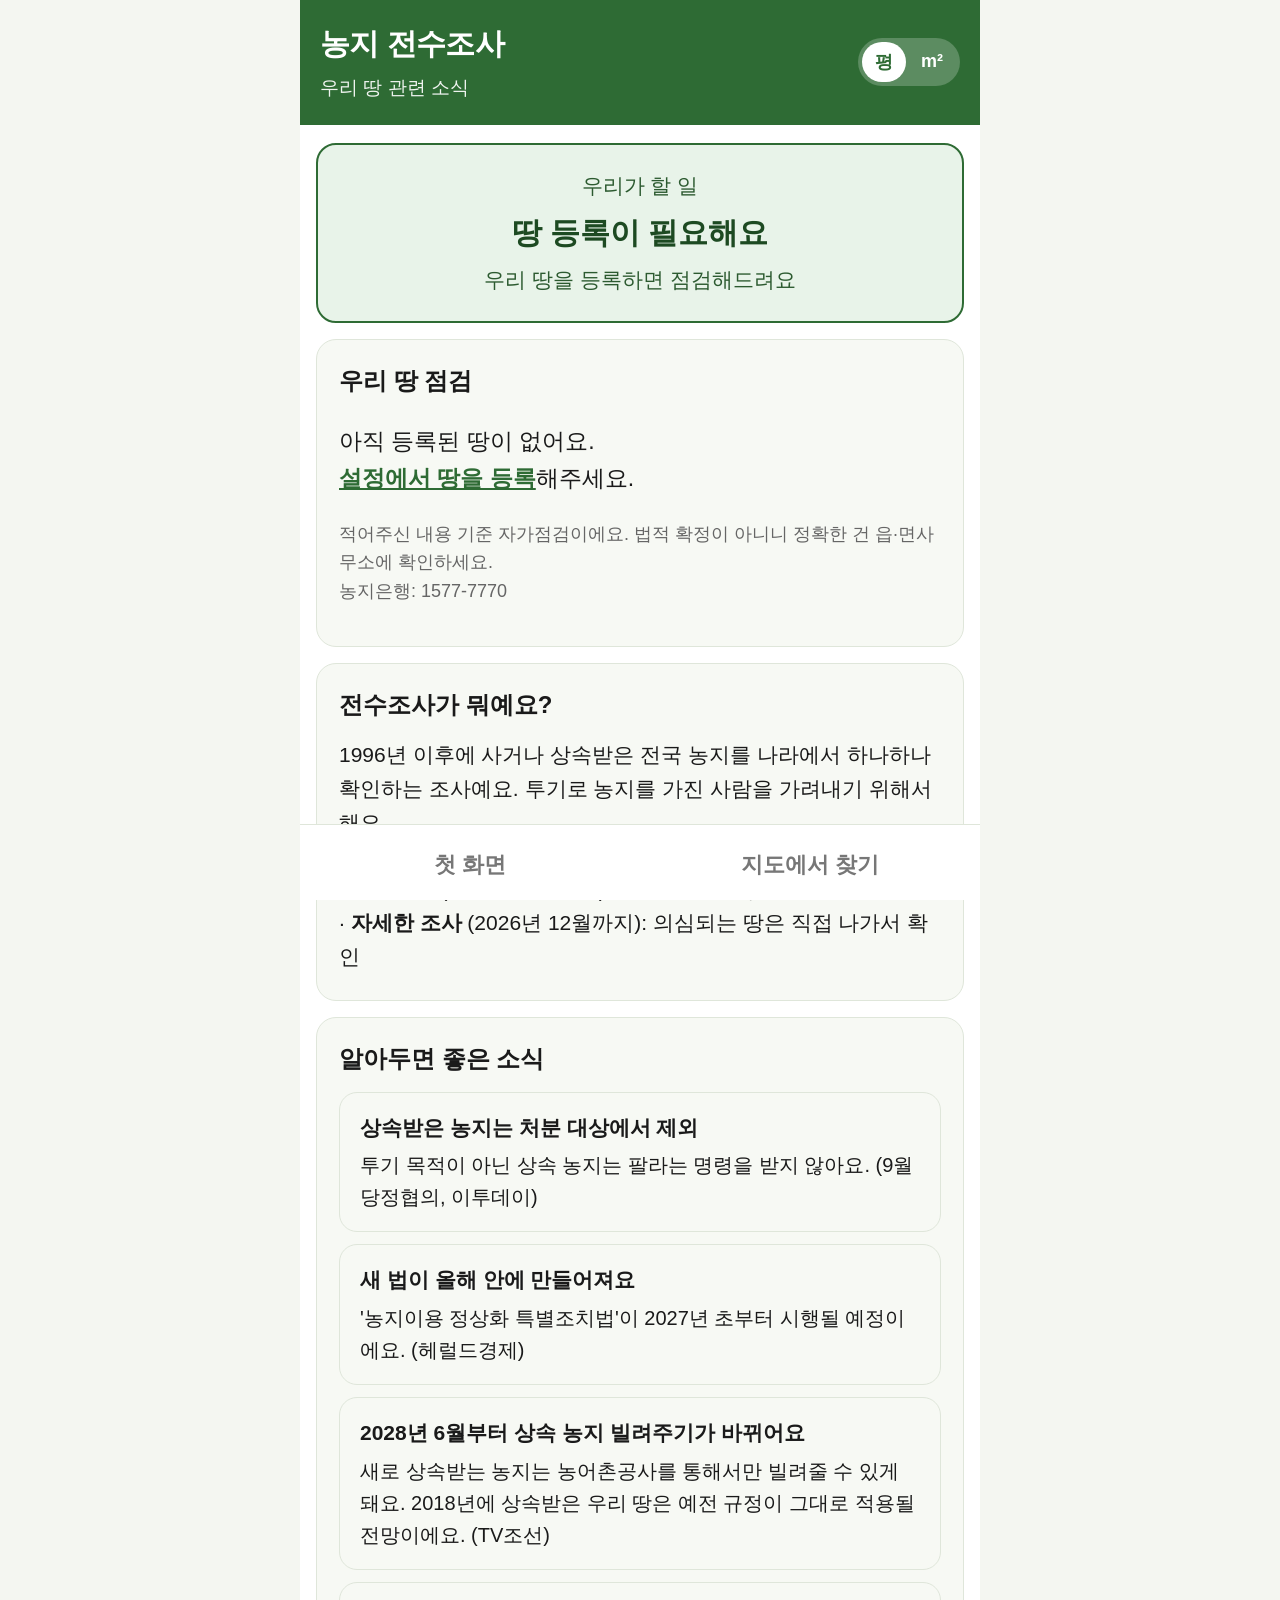
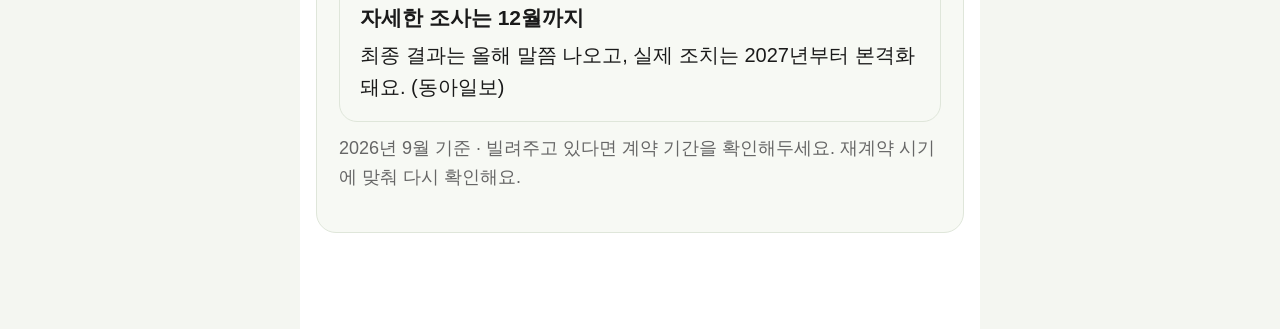
<file: census.html>
<!DOCTYPE html>
<html lang="ko">
<head>
<meta charset="utf-8">
<meta name="viewport" content="width=device-width, initial-scale=1">
<meta name="robots" content="noindex">
<title>농지 전수조사 · 우리 땅 소식</title>
<link rel="stylesheet" href="css/style.css">
</head>
<body>
<div class="page">
  <header class="app-header">
    <div class="header-top">
      <div>
        <h1 class="header-title">농지 전수조사</h1>
        <p class="header-sub">우리 땅 관련 소식</p>
      </div>
      <div class="unit-seg" role="group" aria-label="면적 단위">
        <button type="button" data-unit="pyong">평</button>
        <button type="button" data-unit="m2">m²</button>
      </div>
    </div>
  </header>

  <main class="content">
    <div class="status-box" id="census-status">
      <div class="s-sub">우리가 할 일</div>
      <div class="s-big" id="census-level">확인 중…</div>
      <div class="s-sub" id="census-sub"></div>
    </div>

    <section class="card" id="census-judge-card">
      <h2>우리 땅 점검</h2>
      <div id="census-judge"></div>
      <p class="note">적어주신 내용 기준 자가점검이에요. 법적 확정이 아니니 정확한 건 읍·면사무소에 확인하세요.<br>농지은행: 1577-7770</p>
    </section>

    <section class="card">
      <h2>전수조사가 뭐예요?</h2>
      <p style="font-size:1.05rem;margin:0.2rem 0;">
        1996년 이후에 사거나 상속받은 전국 농지를 나라에서 하나하나 확인하는 조사예요.
        투기로 농지를 가진 사람을 가려내기 위해서 해요.<br><br>
        · <b>기본조사</b> (2026년 5월~7월): 서류로 먼저 확인<br>
        · <b>자세한 조사</b> (2026년 12월까지): 의심되는 땅은 직접 나가서 확인
      </p>
    </section>

    <section class="card">
      <h2>알아두면 좋은 소식</h2>
      <ul class="news-list">
        <li>
          <div class="n-title">상속받은 농지는 처분 대상에서 제외</div>
          투기 목적이 아닌 상속 농지는 팔라는 명령을 받지 않아요. (9월 당정협의, 이투데이)
        </li>
        <li>
          <div class="n-title">새 법이 올해 안에 만들어져요</div>
          '농지이용 정상화 특별조치법'이 2027년 초부터 시행될 예정이에요. (헤럴드경제)
        </li>
        <li>
          <div class="n-title">2028년 6월부터 상속 농지 빌려주기가 바뀌어요</div>
          새로 상속받는 농지는 농어촌공사를 통해서만 빌려줄 수 있게 돼요. 2018년에 상속받은 우리 땅은 예전 규정이 그대로 적용될 전망이에요. (TV조선)
        </li>
        <li>
          <div class="n-title">자세한 조사는 12월까지</div>
          최종 결과는 올해 말쯤 나오고, 실제 조치는 2027년부터 본격화돼요. (동아일보)
        </li>
      </ul>
      <p class="note">2026년 9월 기준 · 빌려주고 있다면 계약 기간을 확인해두세요. 재계약 시기에 맞춰 다시 확인해요.</p>
    </section>
  </main>

  <nav class="bottom-nav">
    <a href="index.html">첫 화면</a>
    <a href="map.html">지도에서 찾기</a>
  </nav>
</div>
<script src="js/config.js"></script>
<script src="js/data.js"></script>
<script src="js/app.js"></script>
<script>
(function () {
  "use strict";
  var F = window.FarmlandApp || {};
  function esc(s) {
    return String(s == null ? "" : s).replace(/[&<>"']/g, function (c) {
      return { "&": "&amp;", "<": "&lt;", ">": "&gt;", '"': "&quot;", "'": "&#39;" }[c];
    });
  }
  var LEVEL_TEXT = {
    ok: ["문제없어 보여요", "적어주신 내용 기준으로는요"],
    info: ["확인할 게 있어요", "아래 내용을 읽어보세요"],
    warn: ["확인이 필요해요", "읍·면사무소에 물어보세요"],
    alert: ["꼭 확인하세요", "농지은행 1577-7770에도 물어보세요"]
  };
  var NOTE_ICON = { ok: "✓", info: "·", warn: "!", alert: "!!" };
  document.addEventListener("DOMContentLoaded", function () {
    var levelEl = document.getElementById("census-level");
    var subEl = document.getElementById("census-sub");
    var judgeEl = document.getElementById("census-judge");
    var card = document.getElementById("census-judge-card");
    if (!F.judgeCensus) return;
    var j = F.judgeCensus();
    if (j.level === "empty") {
      levelEl.textContent = "땅 등록이 필요해요";
      subEl.textContent = "우리 땅을 등록하면 점검해드려요";
      judgeEl.innerHTML = "<p style='font-size:1.15rem;'>아직 등록된 땅이 없어요.<br>"
        + "<a href='settings.html' style='color:#2e6b34;font-weight:800;'>설정에서 땅을 등록</a>해주세요.</p>";
      return;
    }
    var lt = LEVEL_TEXT[j.level] || LEVEL_TEXT.info;
    levelEl.textContent = lt[0];
    subEl.textContent = lt[1];
    var html = "<ul class='check-list'>";
    j.parcels.forEach(function (p) {
      var bits = [esc(p.jibun), esc(F.jimokLabel(p.jimok))];
      var acq = F.acqTypeLabel(p.acqType);
      if (acq || p.acqYear) bits.push(esc(acq + (p.acqYear ? " " + p.acqYear + "년" : "")));
      var use = F.useStatusLabel(p.useStatus);
      if (use) bits.push(esc(use));
      html += "<li>" + bits.filter(Boolean).join(" · ")
        + " <span class='area' data-m2='" + Math.round(Number(p.area) || 0) + "'></span></li>";
    });
    html += "</ul><ul class='check-list' style='margin-top:0.8rem;'>";
    j.notes.forEach(function (n) {
      html += "<li><b>[" + NOTE_ICON[n.level] + "]</b> " + esc(n.text) + "</li>";
    });
    html += "</ul>";
    judgeEl.innerHTML = html;
    if (F.renderAreas) F.renderAreas();
  });
})();
</script>
</body>
</html>
</file>
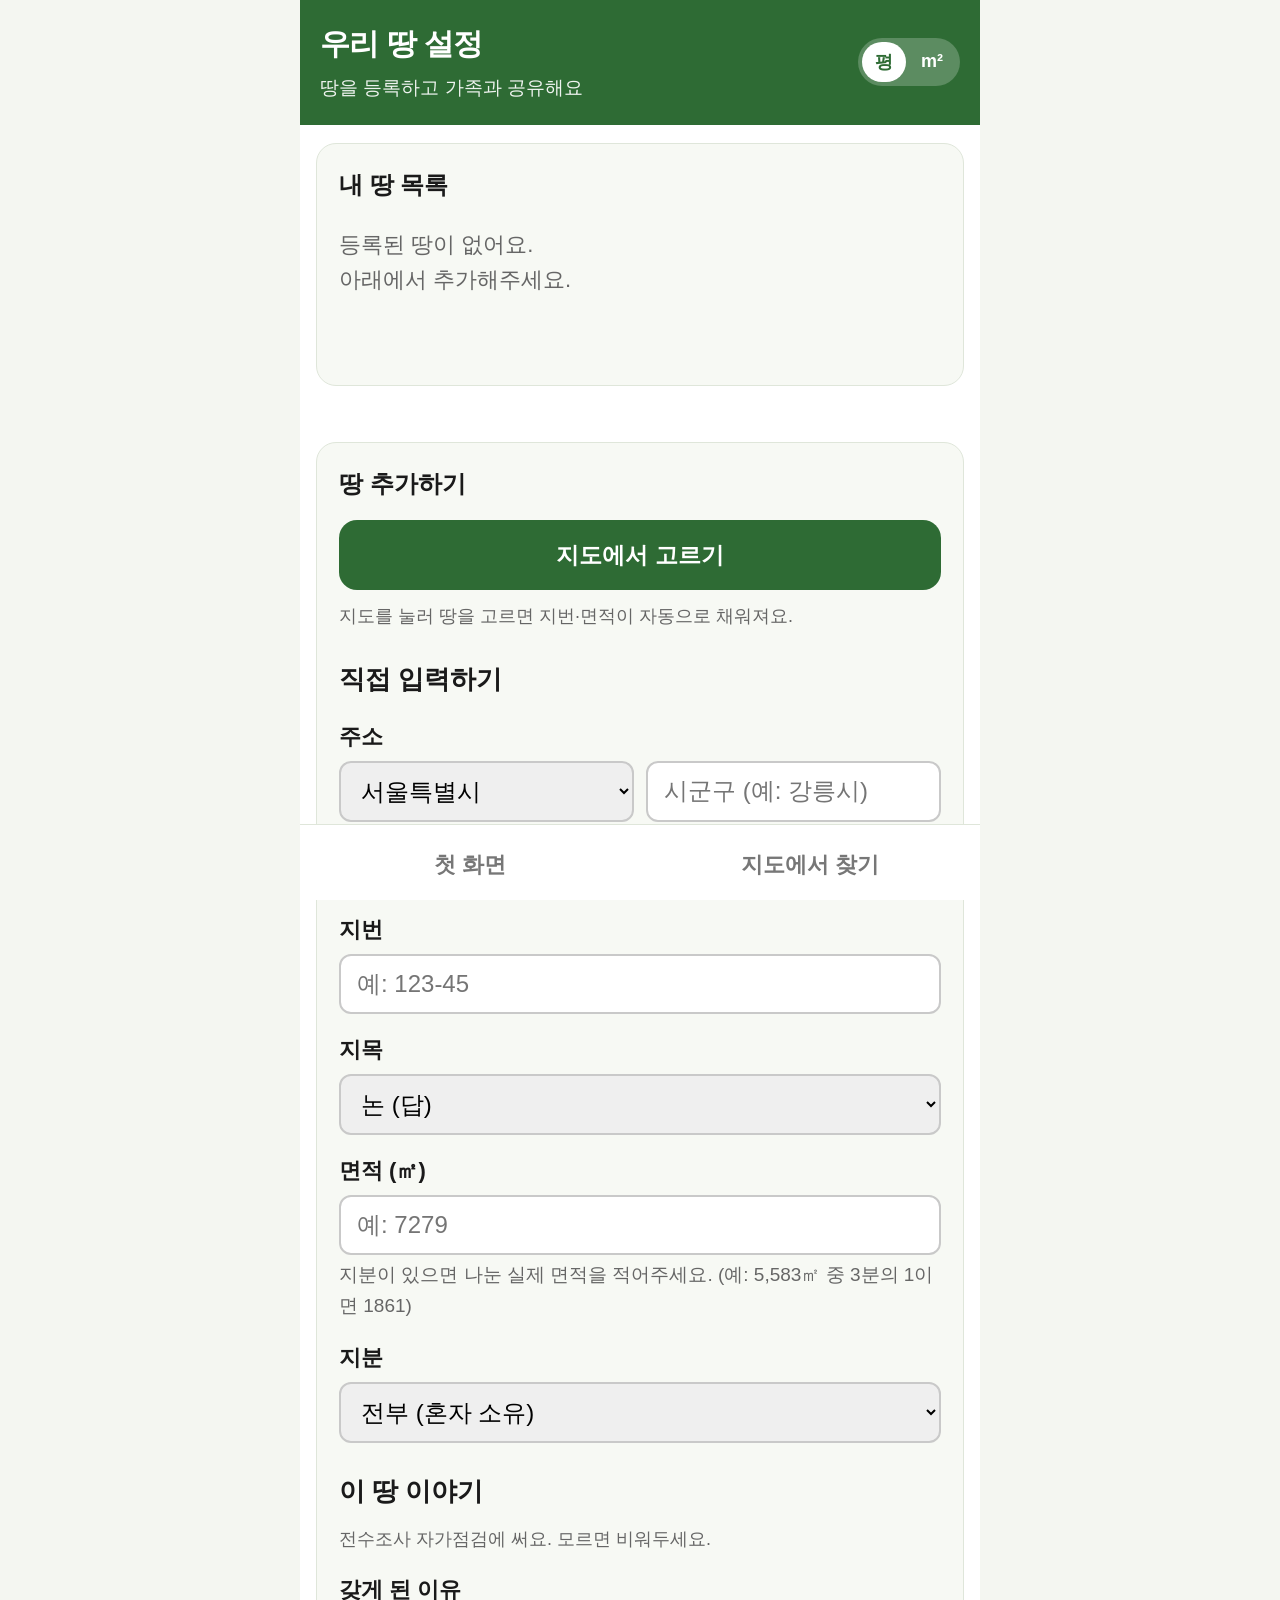
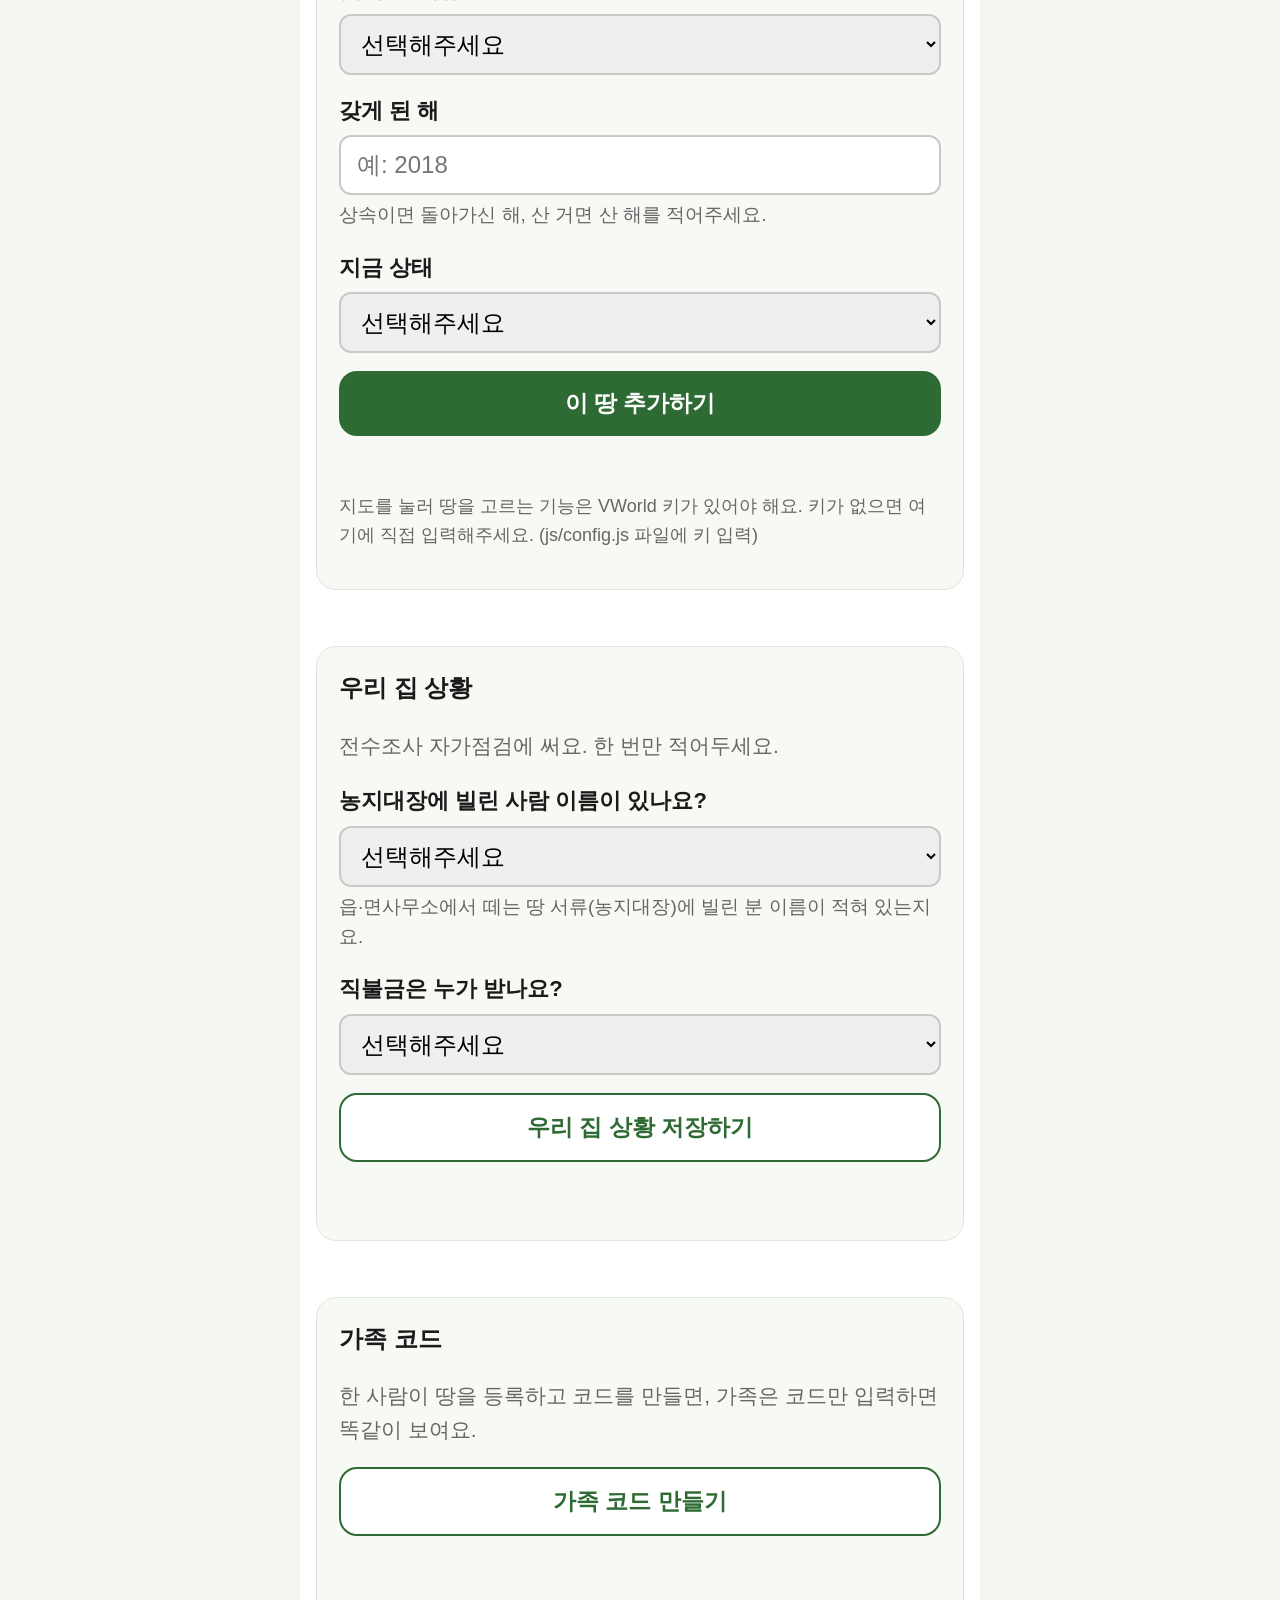
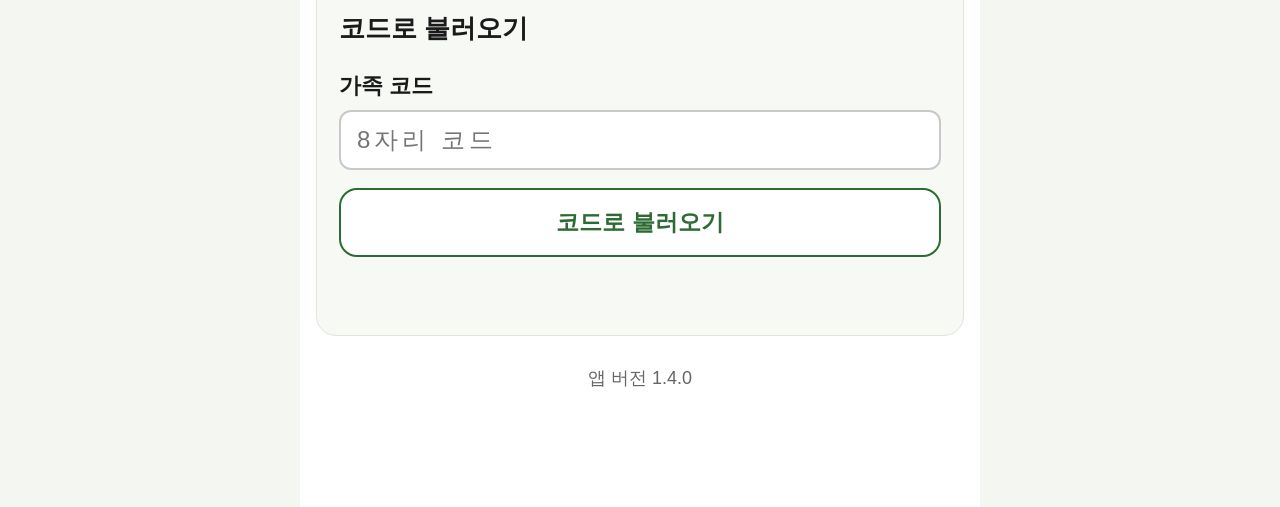
<file: settings.html>
<!DOCTYPE html>
<html lang="ko">
<head>
<meta charset="utf-8">
<meta name="viewport" content="width=device-width, initial-scale=1">
<meta name="robots" content="noindex">
<title>우리 땅 설정 · 우리 땅 소식</title>
<link rel="stylesheet" href="css/style.css">
<style>
.form-row { margin: 0.9rem 0; }
.form-row label { display: block; font-size: 1.1rem; font-weight: 700; margin-bottom: 0.35rem; }
.form-row input, .form-row select {
  width: 100%; font-size: 1.2rem; padding: 0.7rem 0.8rem;
  border: 2px solid #c9c9c9; border-radius: 0.6rem; box-sizing: border-box;
}
.form-row .hint { font-size: 0.95rem; color: #666; margin-top: 0.25rem; }
.addr-grid { display: grid; grid-template-columns: 1fr 1fr; gap: 0.6rem; }
.addr-grid .full { grid-column: 1 / -1; }
.code-box {
  text-align: center; font-size: 2.6rem; font-weight: 900; letter-spacing: 0.35rem;
  background: #f0f6f0; border: 3px dashed #2e6b34; border-radius: 1rem;
  padding: 1.2rem 0.5rem; margin: 1rem 0; word-break: break-all;
}
.msg { font-size: 1.1rem; font-weight: 700; margin: 0.6rem 0; min-height: 1.6rem; }
.msg.ok { color: #2e6b34; }
.msg.err { color: #b3261e; }
.parcel-row {
  display: flex; align-items: center; justify-content: space-between;
  gap: 0.8rem; padding: 0.9rem 0.2rem; border-bottom: 1px solid #e0e0e0;
}
.parcel-row .info { font-size: 1.15rem; }
.parcel-row .info small { display: block; color: #666; font-size: 0.95rem; margin-top: 0.2rem; }
.del-btn {
  flex: 0 0 auto; font-size: 1.05rem; padding: 0.6rem 1rem;
  background: #fff; color: #b3261e; border: 2px solid #b3261e; border-radius: 0.6rem;
}
.section-gap { margin-top: 2rem; }
</style>
</head>
<body>
<div class="page">
  <header class="app-header">
    <div class="header-top">
      <div>
        <h1 class="header-title">우리 땅 설정</h1>
        <p class="header-sub">땅을 등록하고 가족과 공유해요</p>
      </div>
      <div class="unit-seg" role="group" aria-label="면적 단위">
        <button type="button" data-unit="pyong">평</button>
        <button type="button" data-unit="m2">m²</button>
      </div>
    </div>
  </header>

  <main class="content">
    <section class="card">
      <h2>내 땅 목록</h2>
      <div id="parcel-list"></div>
      <p class="msg" id="list-msg"></p>
    </section>

    <section class="card section-gap">
      <h2>땅 추가하기</h2>
      <p class="msg ok" id="pending-msg" style="display:none;">지도에서 고른 땅이에요. 주소를 입력하고 추가해주세요. (공시지가는 자동으로 찾아요)</p>
      <a class="btn btn-primary" href="map.html?mode=register">지도에서 고르기</a>
      <p class="note">지도를 눌러 땅을 고르면 지번·면적이 자동으로 채워져요.</p>

      <h3 style="font-size:1.3rem;margin:1.4rem 0 0.4rem;">직접 입력하기</h3>
      <div class="form-row">
        <label>주소</label>
        <div class="addr-grid">
          <select id="f-sido" aria-label="시도"></select>
          <input id="f-sigungu" type="text" placeholder="시군구 (예: 강릉시)" autocomplete="off">
          <input id="f-dong" type="text" class="full" placeholder="읍면동리 (예: 구정면 학산리)" autocomplete="off">
        </div>
      </div>
      <div class="form-row">
        <label for="f-jibun">지번</label>
        <input id="f-jibun" type="text" placeholder="예: 123-45" autocomplete="off">
      </div>
      <div class="form-row">
        <label for="f-jimok">지목</label>
        <select id="f-jimok">
          <option value="답">논 (답)</option>
          <option value="전">밭 (전)</option>
        </select>
      </div>
      <div class="form-row">
        <label for="f-area">면적 (㎡)</label>
        <input id="f-area" type="number" inputmode="numeric" placeholder="예: 7279" min="1">
        <p class="hint">지분이 있으면 나눈 실제 면적을 적어주세요. (예: 5,583㎡ 중 3분의 1이면 1861)</p>
      </div>
      <div class="form-row">
        <label for="f-share">지분</label>
        <select id="f-share">
          <option value="전부">전부 (혼자 소유)</option>
          <option value="1/2">2분의 1</option>
          <option value="1/3">3분의 1</option>
        </select>
      </div>
      <p class="hint" id="price-hint" style="display:none;"></p>
      <div class="form-row" id="price-manual-row" style="display:none;">
        <label for="f-price-manual">공시지가 직접 입력 (원/㎡)</label>
        <input id="f-price-manual" type="number" inputmode="numeric" placeholder="예: 19400" min="1">
      </div>
      <h3 style="font-size:1.3rem;margin:1.4rem 0 0.4rem;">이 땅 이야기</h3>
      <p class="note">전수조사 자가점검에 써요. 모르면 비워두세요.</p>
      <div class="form-row">
        <label for="f-acqtype">갖게 된 이유</label>
        <select id="f-acqtype">
          <option value="">선택해주세요</option>
          <option value="inherit">상속받음</option>
          <option value="buy">삼 (매매)</option>
          <option value="gift">증여받음</option>
        </select>
      </div>
      <div class="form-row">
        <label for="f-acqyear">갖게 된 해</label>
        <input id="f-acqyear" type="number" inputmode="numeric" placeholder="예: 2018" min="1900" max="2100">
        <p class="hint">상속이면 돌아가신 해, 산 거면 산 해를 적어주세요.</p>
      </div>
      <div class="form-row">
        <label for="f-usestatus">지금 상태</label>
        <select id="f-usestatus">
          <option value="">선택해주세요</option>
          <option value="rent">남에게 빌려줌</option>
          <option value="self">직접 농사짓고 있음</option>
          <option value="idle">놀고 있음</option>
          <option value="bank">농지은행에 맡김</option>
        </select>
      </div>
      <button class="btn btn-primary" type="button" id="btn-add">이 땅 추가하기</button>
      <p class="msg" id="add-msg"></p>
      <p class="note">지도를 눌러 땅을 고르는 기능은 VWorld 키가 있어야 해요. 키가 없으면 여기에 직접 입력해주세요. (js/config.js 파일에 키 입력)</p>
    </section>

    <section class="card section-gap">
      <h2>우리 집 상황</h2>
      <p class="muted" style="font-size:1.05rem;">전수조사 자가점검에 써요. 한 번만 적어두세요.</p>
      <div class="form-row">
        <label for="f-registry">농지대장에 빌린 사람 이름이 있나요?</label>
        <select id="f-registry">
          <option value="">선택해주세요</option>
          <option value="yes">예, 있어요</option>
          <option value="no">아니오, 없어요</option>
          <option value="unknown">모르겠어요</option>
        </select>
        <p class="hint">읍·면사무소에서 떼는 땅 서류(농지대장)에 빌린 분 이름이 적혀 있는지요.</p>
      </div>
      <div class="form-row">
        <label for="f-jikbul">직불금은 누가 받나요?</label>
        <select id="f-jikbul">
          <option value="">선택해주세요</option>
          <option value="owner">땅 주인이 받아요</option>
          <option value="farmer">실제 농사짓는 분이 받아요</option>
        </select>
      </div>
      <button class="btn btn-outline" type="button" id="btn-save-profile">우리 집 상황 저장하기</button>
      <p class="msg" id="profile-msg"></p>
    </section>

    <section class="card section-gap">
      <h2>가족 코드</h2>
      <p class="muted" style="font-size:1.05rem;">한 사람이 땅을 등록하고 코드를 만들면, 가족은 코드만 입력하면 똑같이 보여요.</p>
      <button class="btn btn-outline" type="button" id="btn-make-code">가족 코드 만들기</button>
      <div id="code-result" style="display:none;">
        <div class="code-box" id="code-display"></div>
        <p style="font-size:1.15rem;font-weight:700;text-align:center;">이 코드를 가족에게 알려주세요</p>
      </div>
      <p class="msg" id="code-msg"></p>

      <h3 style="font-size:1.3rem;margin:1.4rem 0 0.4rem;">코드로 불러오기</h3>
      <div class="form-row">
        <label for="f-code">가족 코드</label>
        <input id="f-code" type="text" placeholder="8자리 코드" autocomplete="off"
               style="text-transform:uppercase;letter-spacing:0.2rem;" maxlength="12">
      </div>
      <button class="btn btn-outline" type="button" id="btn-load-code">코드로 불러오기</button>
      <button class="btn btn-outline" type="button" id="btn-refresh" style="display:none;margin-top:0.6rem;">다시 불러오기</button>
      <p class="note" id="refresh-note" style="display:none;">저장된 코드가 있어요. 땅 정보가 바뀌었으면 다시 불러오세요.</p>
      <p class="msg" id="load-msg"></p>
    </section>

    <p class="note" style="text-align:center;" id="app-version"></p>
  </main>

  <nav class="bottom-nav">
    <a href="index.html">첫 화면</a>
    <a href="map.html">지도에서 찾기</a>
  </nav>
</div>
<script src="js/config.js"></script>
<script src="js/data.js"></script>
<script src="js/app.js"></script>
<script>
(function () {
  "use strict";
  var F = window.FarmlandApp || {};
  function $(id) { return document.getElementById(id); }
  function esc(s) {
    return String(s == null ? "" : s).replace(/[&<>"']/g, function (c) {
      return { "&": "&amp;", "<": "&lt;", ">": "&gt;", '"': "&quot;", "'": "&#39;" }[c];
    });
  }
  function setMsg(id, text, ok) {
    var el = $(id);
    el.textContent = text || "";
    el.className = "msg" + (text ? (ok ? " ok" : " err") : "");
  }

  var SIDOS = ["서울특별시","부산광역시","대구광역시","인천광역시","광주광역시","대전광역시",
    "울산광역시","세종특별자치시","경기도","강원특별자치도","충청북도","충청남도",
    "전북특별자치도","전라남도","경상북도","경상남도","제주특별자치도"];
  function fillSidos() {
    var sel = $("f-sido");
    sel.innerHTML = "";
    SIDOS.forEach(function (s) {
      var o = document.createElement("option");
      o.value = s; o.textContent = s;
      sel.appendChild(o);
    });
  }

  function renderList() {
    var list = $("parcel-list");
    var parcels = F.getParcels();
    if (!parcels.length) {
      list.innerHTML = "<p class='muted' style='font-size:1.1rem;'>등록된 땅이 없어요.<br>아래에서 추가해주세요.</p>";
      return;
    }
    var html = "";
    parcels.forEach(function (p, i) {
      var shareNote = (p.share && p.share !== "전부") ? " · " + esc(p.share) + " 지분" : "";
      var priceNote = p.price ? " · " + Number(p.price).toLocaleString("ko-KR") + "원/㎡" : "";
      var storyNote = "";
      var acq = F.acqTypeLabel(p.acqType);
      var use = F.useStatusLabel(p.useStatus);
      if (acq || p.acqYear || use) {
        storyNote = "<small>" + esc([acq, p.acqYear ? p.acqYear + "년" : "", use].filter(Boolean).join(" · ")) + "</small>";
      }
      html += "<div class='parcel-row'><div class='info'><b>" + esc(p.jibun) + "</b> · " + esc(F.jimokLabel(p.jimok))
        + "<br><span class='area' data-m2='" + Math.round(Number(p.area) || 0) + "'></span>"
        + "<small>" + esc(p.addr || "") + shareNote + priceNote + "</small>" + storyNote + "</div>"
        + "<button class='del-btn' type='button' data-i='" + i + "'>삭제</button></div>";
    });
    list.innerHTML = html;
    F.renderAreas();
    var btns = list.querySelectorAll(".del-btn");
    for (var k = 0; k < btns.length; k++) {
      btns[k].addEventListener("click", function () {
        var arr = F.getParcels();
        arr.splice(Number(this.getAttribute("data-i")), 1);
        F.saveParcels(arr);
        renderList();
        setMsg("list-msg", "삭제했어요.", true);
      });
    }
  }

  function buildAddr() {
    var parts = [$("f-sido").value, $("f-sigungu").value.trim(), $("f-dong").value.trim()];
    return parts.filter(function (x) { return x; }).join(" ");
  }

  document.addEventListener("DOMContentLoaded", function () {
    fillSidos();
    renderList();

    // 지도에서 고른 땅이 있으면 폼에 미리 채우기
    var pending = F.getPendingParcel && F.getPendingParcel();
    if (pending) {
      if (pending.jibun) $("f-jibun").value = pending.jibun;
      if (pending.jimok === "전" || pending.jimok === "답") $("f-jimok").value = pending.jimok;
      if (pending.area) $("f-area").value = Math.round(Number(pending.area));
      if (pending.addr) {
        // "강원특별자치도 강릉시 구정면 학산리" 형태면 분리 시도
        var m = String(pending.addr).match(/^(.*[시도])\s+(.*[시군구])\s+(.*)$/);
        if (m) {
          var si = SIDOS.indexOf(m[1]);
          if (si >= 0) $("f-sido").selectedIndex = si;
          $("f-sigungu").value = m[2];
          $("f-dong").value = m[3];
        }
      }
      $("pending-msg").style.display = "block";
      F.clearPendingParcel();
    }

    // 저장된 가족 코드가 있으면 다시 불러오기 버튼 표시
    var savedCode = F.getFamilyCode();
    if (savedCode) {
      $("btn-refresh").style.display = "block";
      $("refresh-note").style.display = "block";
      $("f-code").value = savedCode;
    }

    // 앱 버전 표시
    fetch("VERSION").then(function (r) { return r.text(); }).then(function (t) {
      $("app-version").textContent = "앱 버전 " + t.trim();
    }).catch(function () {});

    $("btn-add").addEventListener("click", function () {
      // 수동 공시지가 대기 중인 경우: 입력값으로 저장
      if (window._pendingParcel) {
        var manual = $("f-price-manual").value;
        if (manual && Number(manual) > 0) {
          window._pendingParcel.price = Number(manual);
        }
        var pp = window._pendingParcel;
        window._pendingParcel = null;
        $("price-manual-row").style.display = "none";
        $("f-price-manual").value = "";
        finishAdd(pp);
        setMsg("add-msg", "추가했어요.", true);
        return;
      }
      setMsg("add-msg", "");
      var jibun = $("f-jibun").value.trim();
      var jimok = $("f-jimok").value;
      var area = Number($("f-area").value);
      var addr = buildAddr();
      if (!jibun) { setMsg("add-msg", "지번을 입력해주세요. (예: 123-45)"); return; }
      if (!(area > 0)) { setMsg("add-msg", "면적을 숫자로 입력해주세요."); return; }
      if (!addr) { setMsg("add-msg", "주소를 입력해주세요."); return; }
      var p = {
        jibun: jibun,
        jimok: jimok,
        area: Math.round(area),
        share: $("f-share").value,
        price: null,
        addr: addr,
        sido: $("f-sido").value,
        sigungu: $("f-sigungu").value.trim(),
        dong: $("f-dong").value.trim(),
        acqType: $("f-acqtype").value,
        acqYear: $("f-acqyear").value ? Number($("f-acqyear").value) : null,
        useStatus: $("f-usestatus").value
      };
      // 공시지가 자동 조회
      setMsg("add-msg", "공시지가를 찾는 중이에요...");
      $("price-manual-row").style.display = "none";
      lookupPrice(p.sido, p.sigungu, p.dong, p.jibun).then(function (price) {
        if (price) {
          p.price = price;
          setMsg("add-msg", "추가했어요. 공시지가 " + Number(price).toLocaleString("ko-KR") + "원/㎡를 찾았어요.", true);
          finishAdd(p);
        } else {
          // 자동 조회 실패 시 수동 입력 표시
          setMsg("add-msg", "공시지가를 자동으로 못 찾았어요. 아래에 직접 입력해주세요.");
          $("price-manual-row").style.display = "block";
          // 수동 입력 후 다시 추가 버튼을 누르면 저장
          window._pendingParcel = p;
        }
      }).catch(function () {
        setMsg("add-msg", "공시지가를 자동으로 못 찾았어요. 아래에 직접 입력해주세요.");
        $("price-manual-row").style.display = "block";
        window._pendingParcel = p;
      });
    });

    function finishAdd(p) {
      var arr = F.getParcels();
      arr.push(p);
      F.saveParcels(arr);
      renderList();
      $("f-jibun").value = ""; $("f-area").value = "";
      $("f-acqtype").value = ""; $("f-acqyear").value = ""; $("f-usestatus").value = "";
    }

    // 공시지가 조회 (Worker 경유)
    function lookupPrice(sido, sigungu, dong, jibun) {
      var base = "https://farmland-relay.813nanalove.workers.dev/api/gongsijiga";
      var qs = "sido=" + encodeURIComponent(sido)
        + "&sigungu=" + encodeURIComponent(sigungu)
        + "&dong=" + encodeURIComponent(dong)
        + "&jibun=" + encodeURIComponent(jibun);
      return fetch(base + "?" + qs).then(function (r) {
        if (!r.ok) return null;
        return r.json();
      }).then(function (d) {
        return d && d.pricePerM2 ? d.pricePerM2 : null;
      }).catch(function () { return null; });
    }

    // 우리 집 상황 불러오기/저장
    function fillProfileForm() {
      var pr = F.getProfile();
      $("f-registry").value = pr.registry || "";
      $("f-jikbul").value = pr.jikbul || "";
    }
    fillProfileForm();
    $("btn-save-profile").addEventListener("click", function () {
      F.saveProfile({ registry: $("f-registry").value, jikbul: $("f-jikbul").value });
      setMsg("profile-msg", "저장했어요.", true);
    });

    $("btn-make-code").addEventListener("click", function () {
      setMsg("code-msg", "");
      $("code-result").style.display = "none";
      var parcels = F.getParcels();
      if (!parcels.length) { setMsg("code-msg", "먼저 땅을 등록해주세요."); return; }
      var btn = this;
      btn.disabled = true;
      setMsg("code-msg", "코드를 만들고 있어요…", true);
      F.familyCreate(parcels, F.getProfile()).then(function (code) {
        $("code-display").textContent = code;
        $("code-result").style.display = "block";
        F.saveFamilyCode(code);
        $("btn-refresh").style.display = "block";
        $("refresh-note").style.display = "block";
        $("f-code").value = code;
        setMsg("code-msg", "코드를 만들었어요.", true);
      }).catch(function (e) {
        setMsg("code-msg", e.message || "코드를 만들지 못했어요.");
      }).then(function () { btn.disabled = false; });
    });

    function loadByCode(code, doneMsg) {
      setMsg("load-msg", "");
      code = String(code || "").trim();
      if (!code) { setMsg("load-msg", "코드를 입력해주세요."); return; }
      setMsg("load-msg", "불러오는 중이에요…", true);
      F.familyFetch(code).then(function (res) {
        F.saveParcels(res.parcels);
        F.saveProfile(res.profile || {});
        fillProfileForm();
        F.saveFamilyCode(code.toUpperCase());
        renderList();
        setMsg("load-msg", doneMsg || ("땅 " + res.parcels.length + "필지를 불러왔어요."), true);
      }).catch(function (e) {
        setMsg("load-msg", e.message || "불러오지 못했어요.");
      });
    }
    $("btn-load-code").addEventListener("click", function () {
      loadByCode($("f-code").value);
    });
    $("btn-refresh").addEventListener("click", function () {
      loadByCode(F.getFamilyCode(), "최신 정보로 다시 불러왔어요.");
    });
  });
})();
</script>
</body>
</html>
</file>
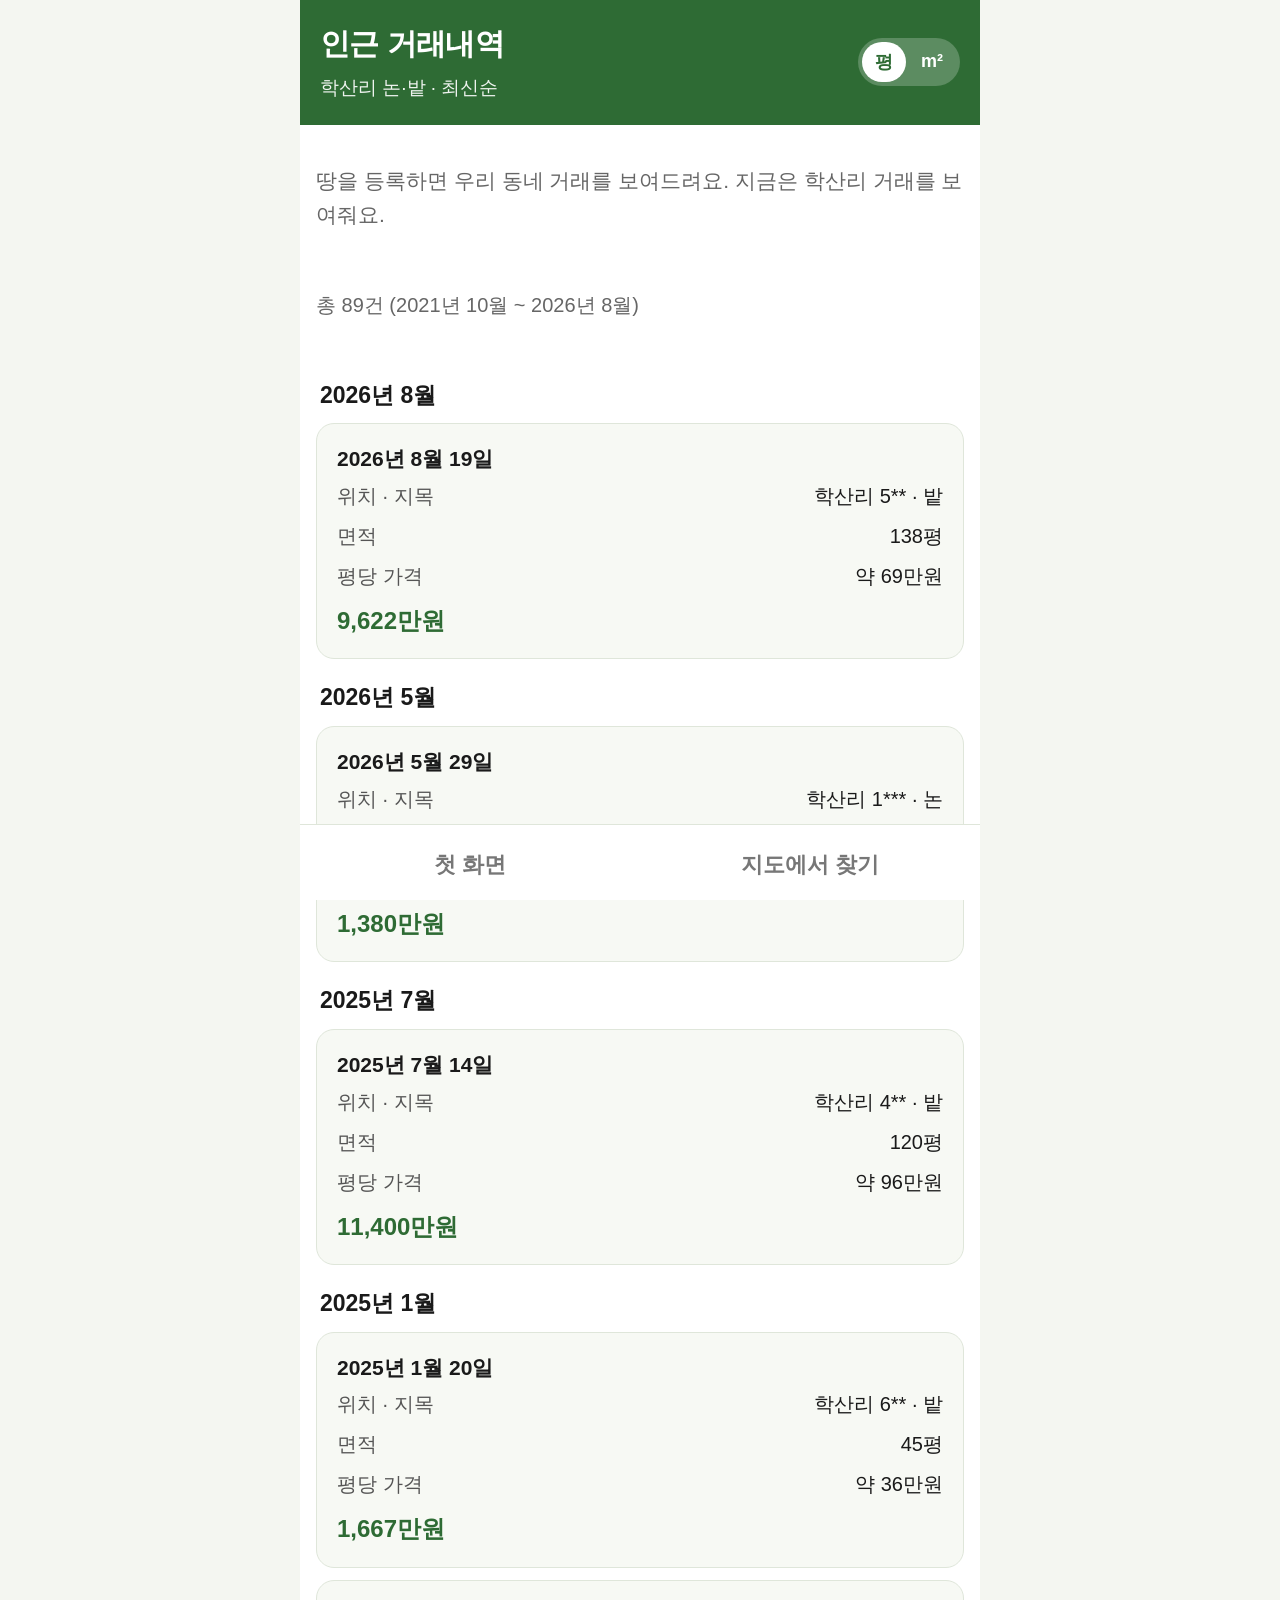
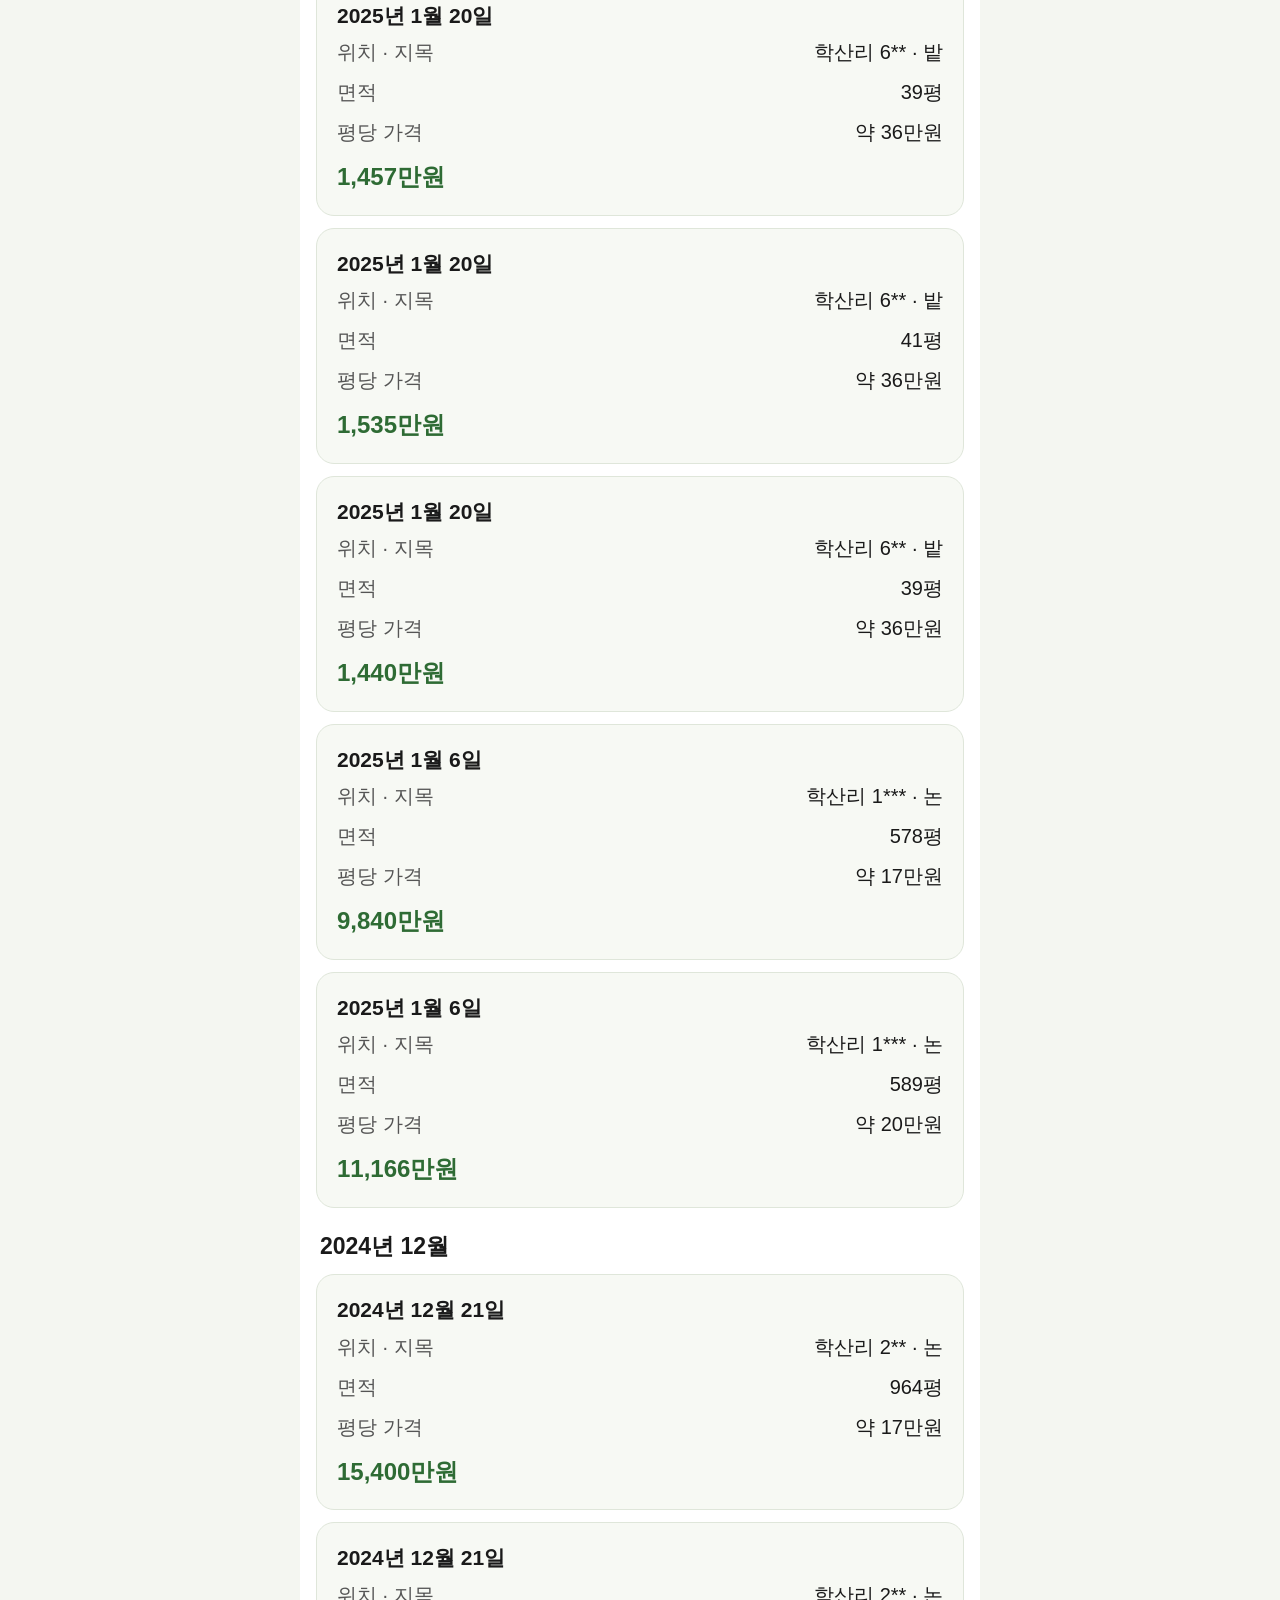
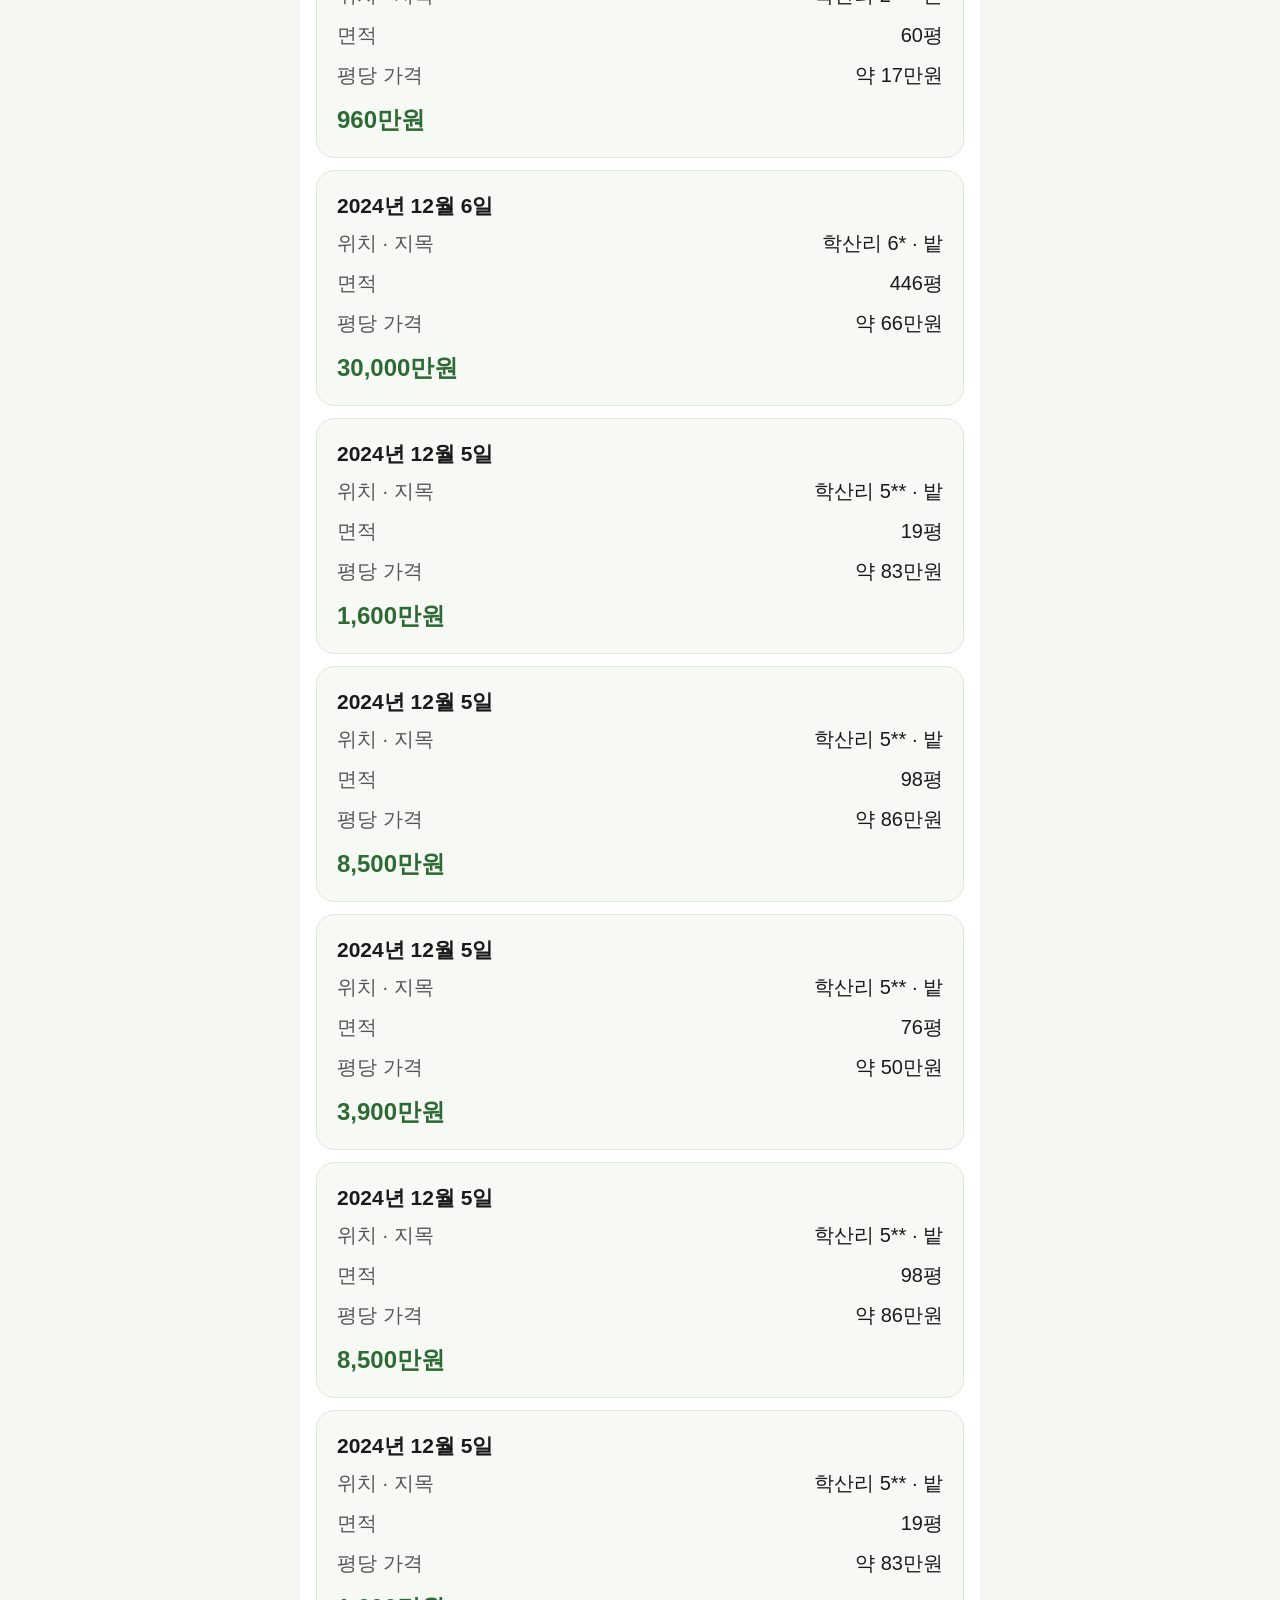
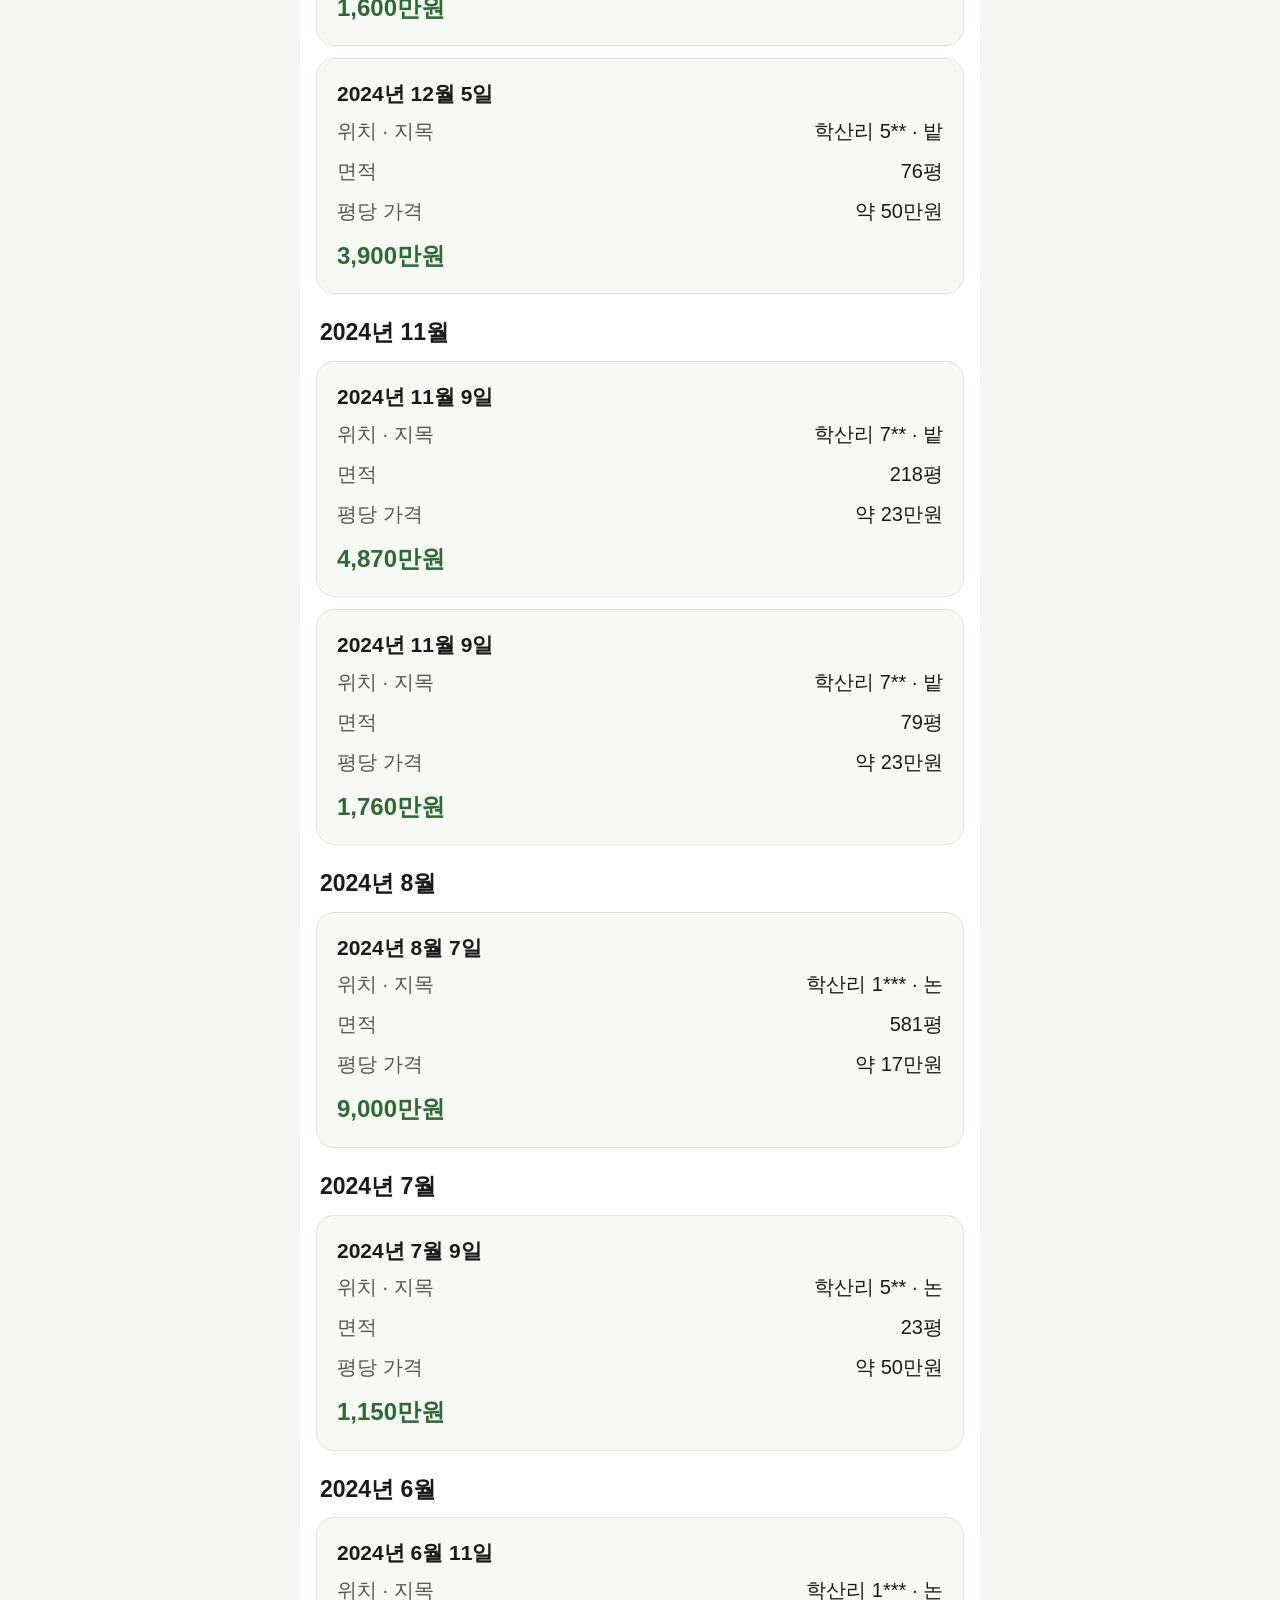
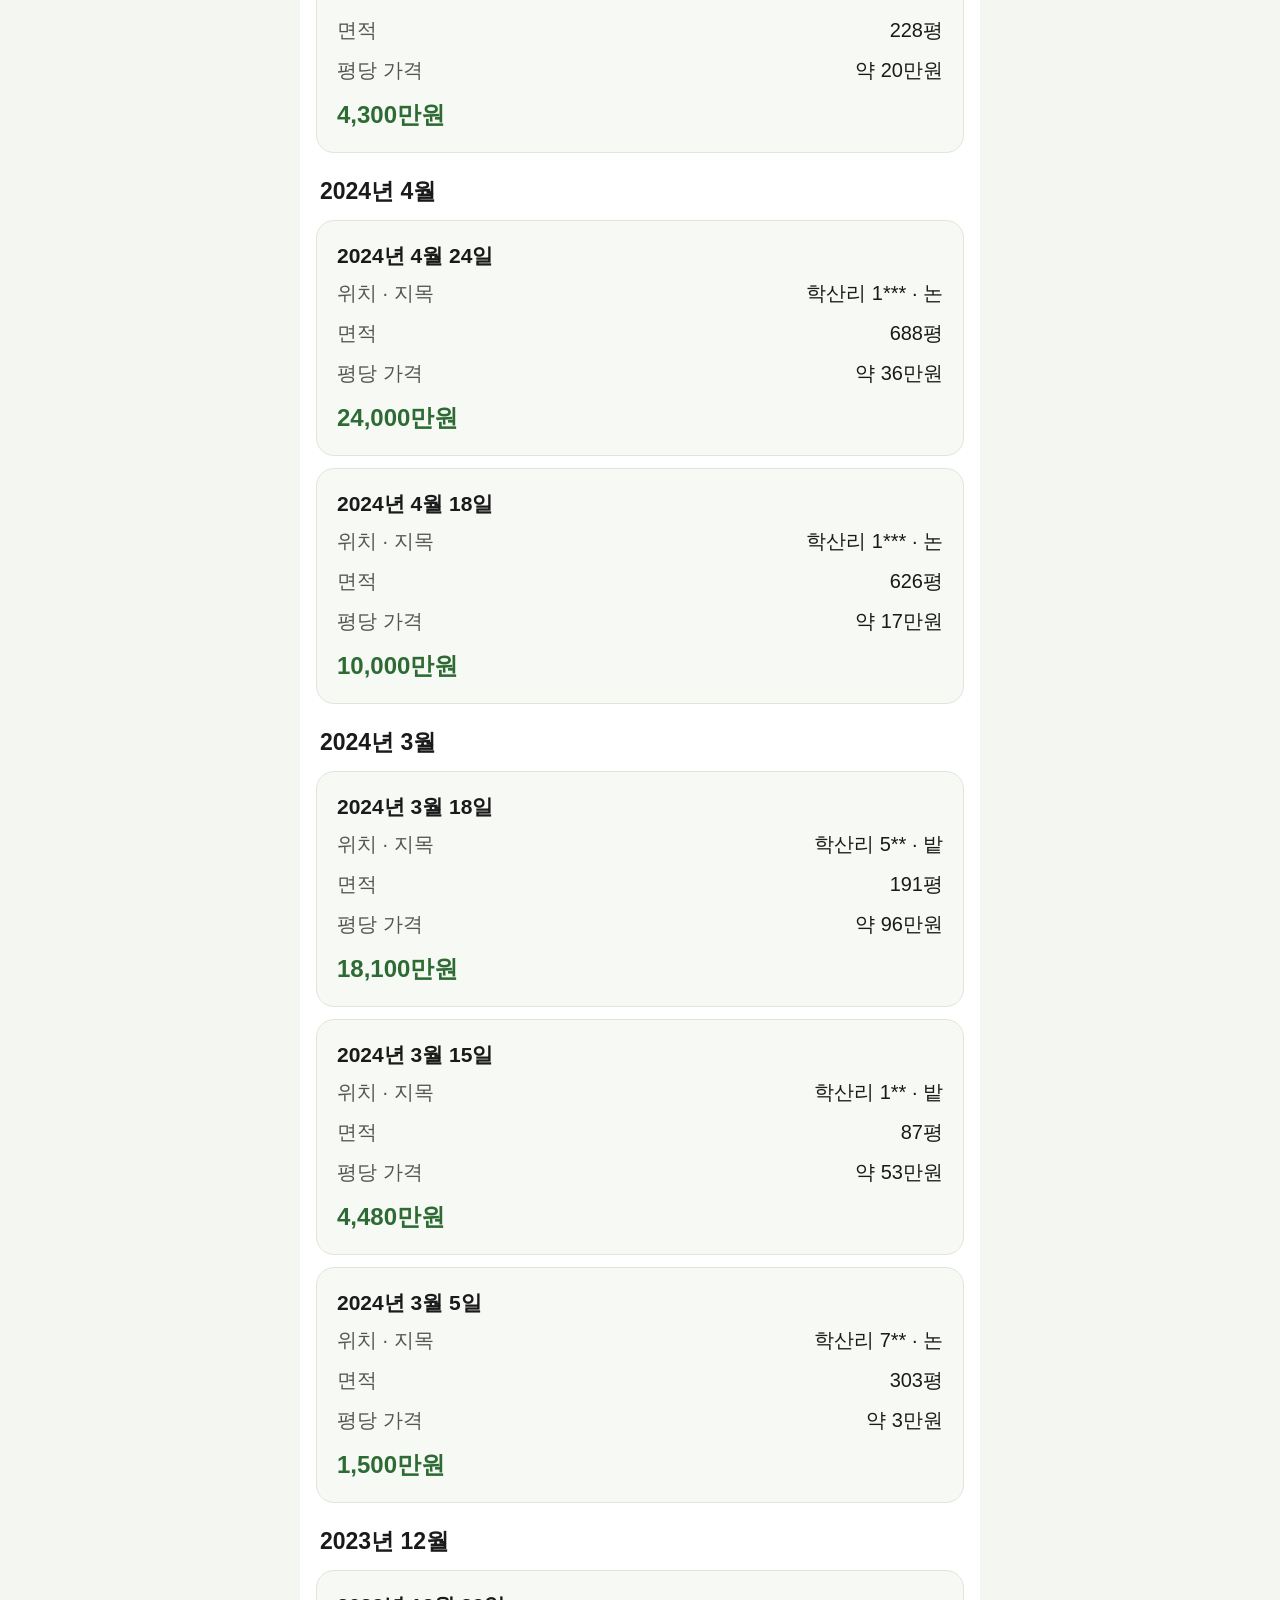
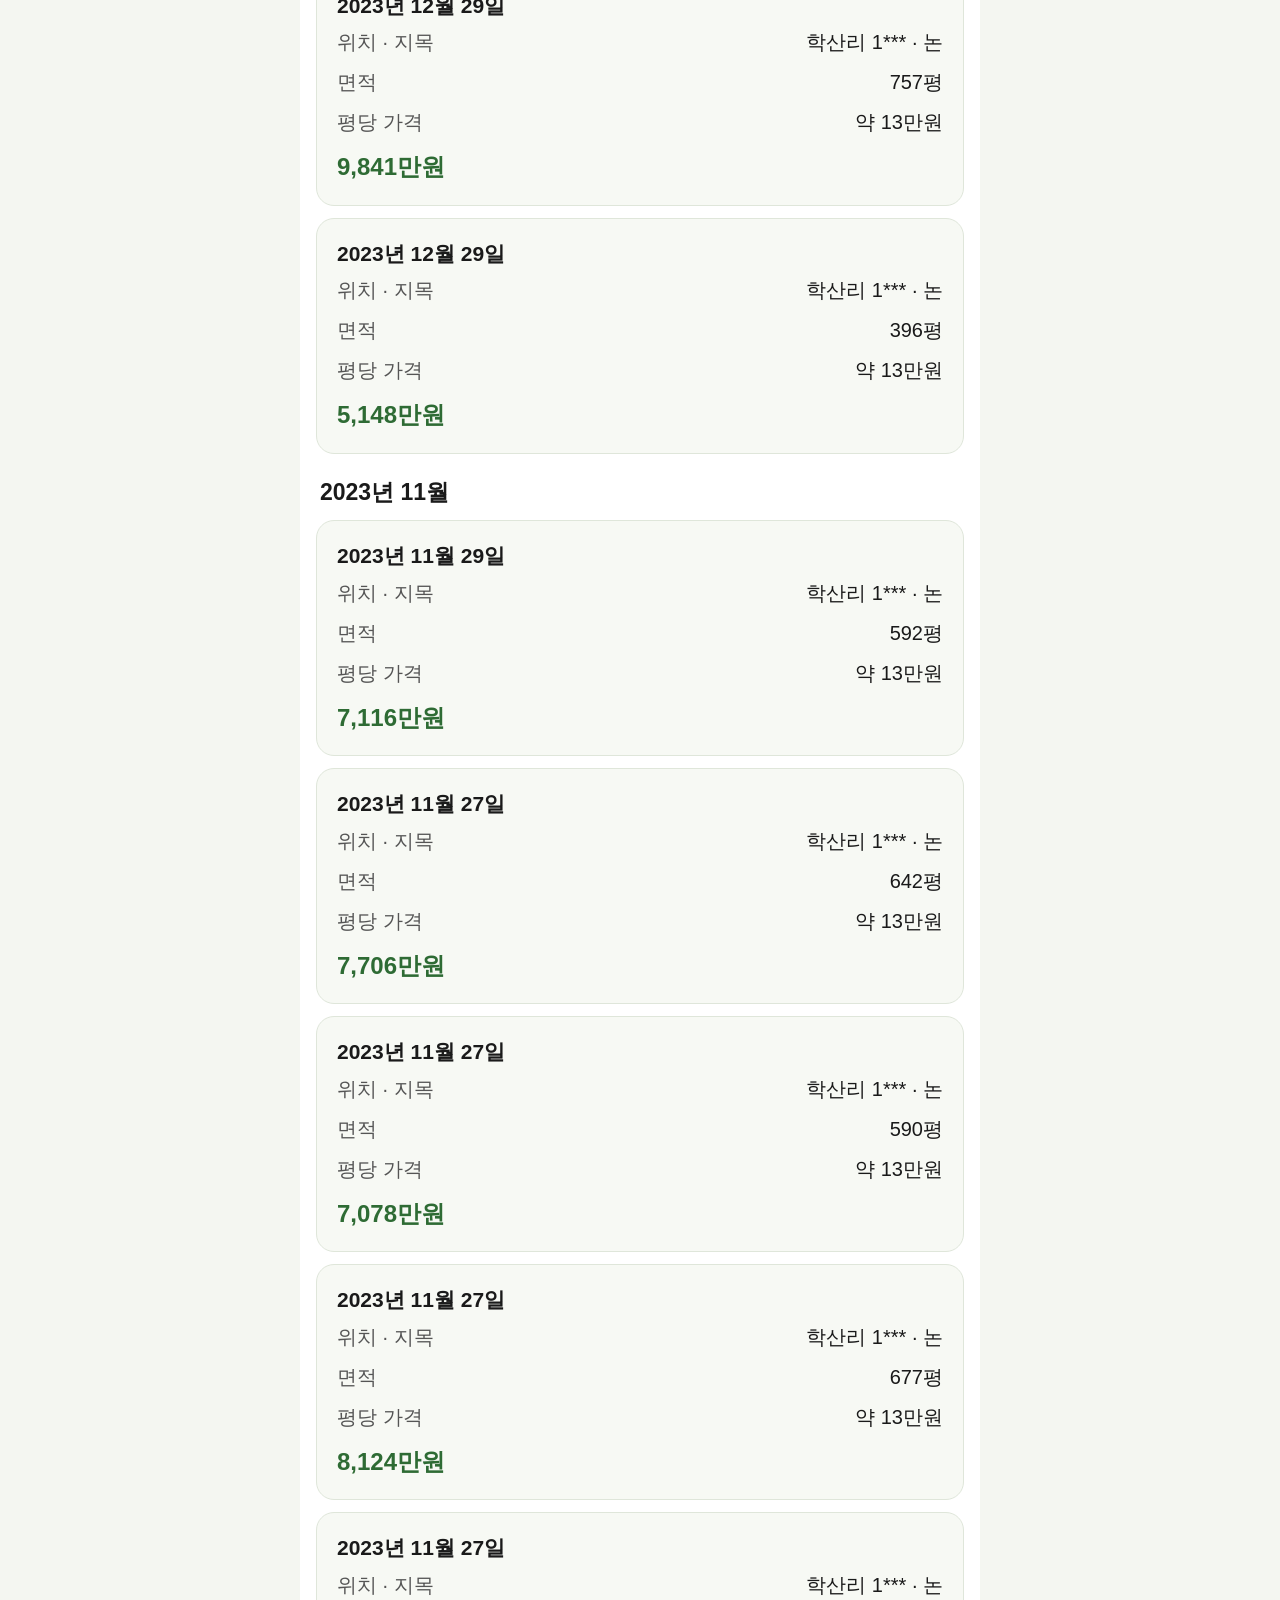
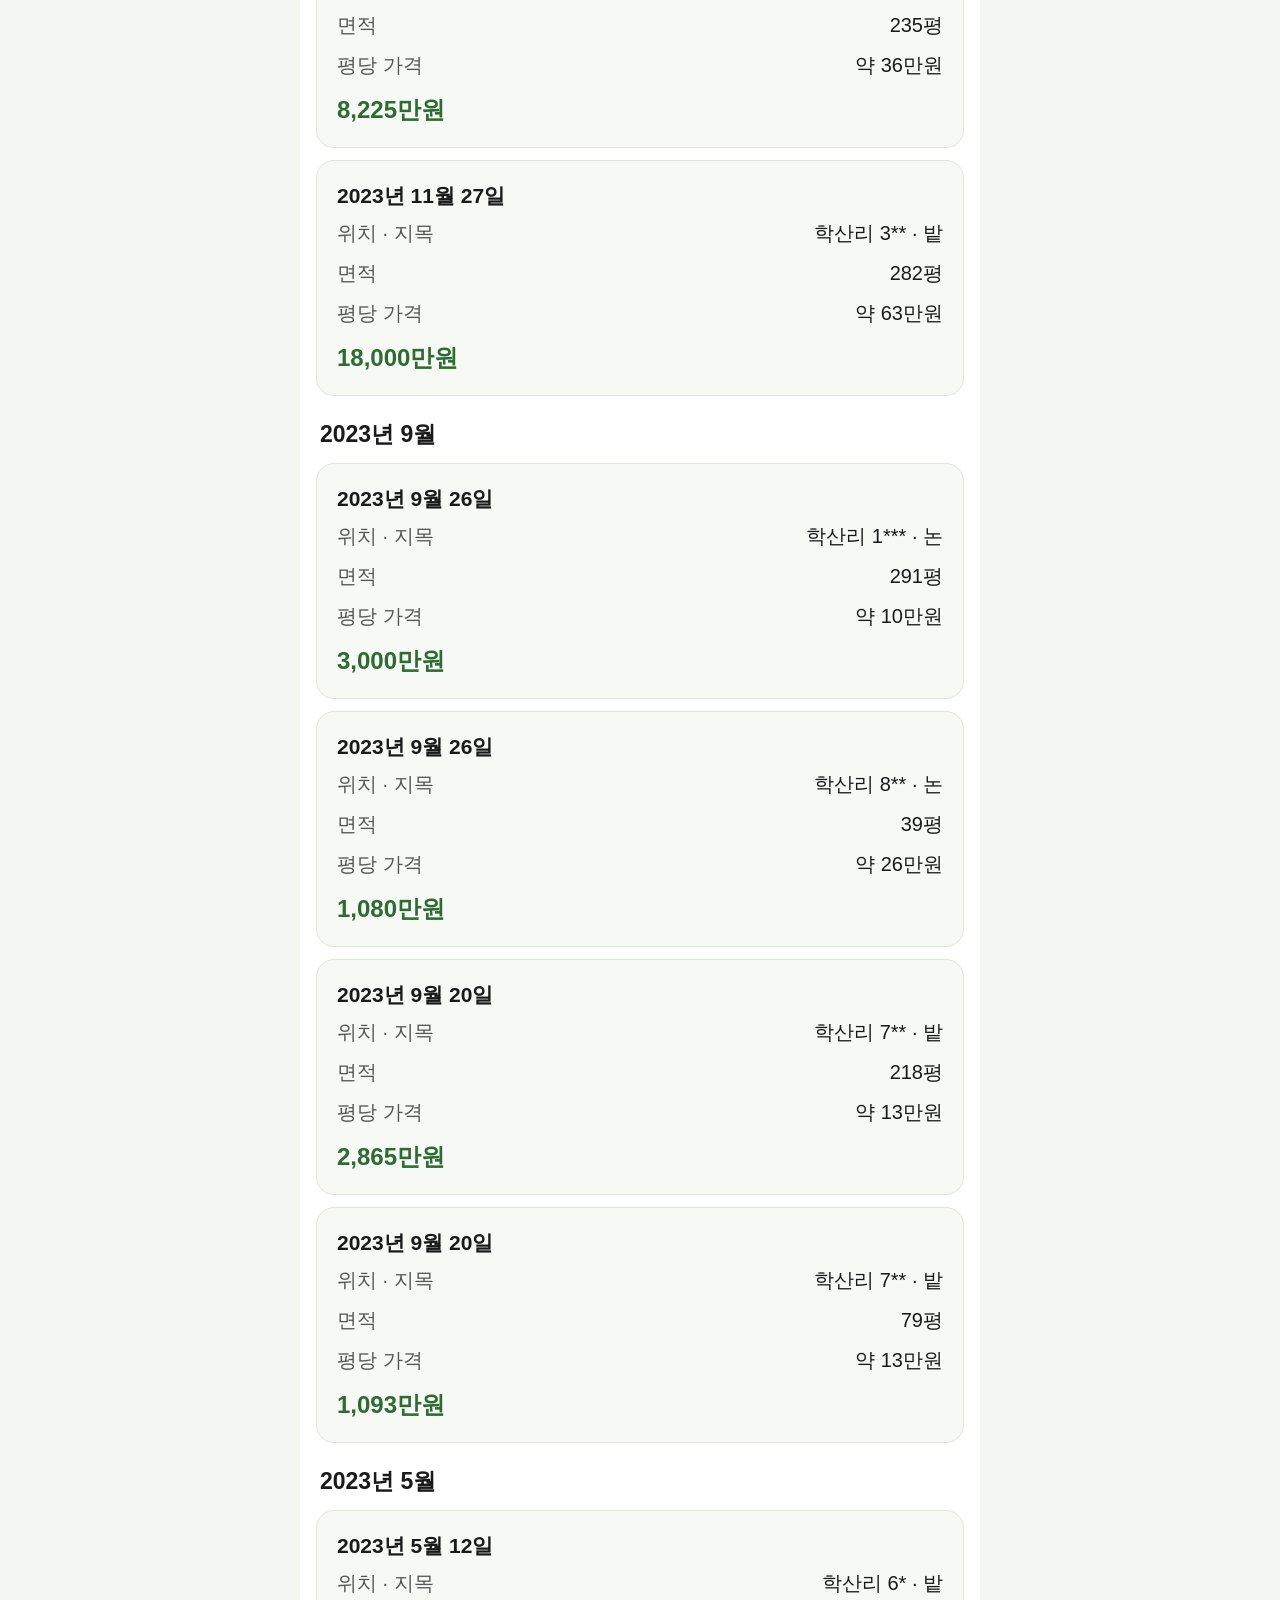
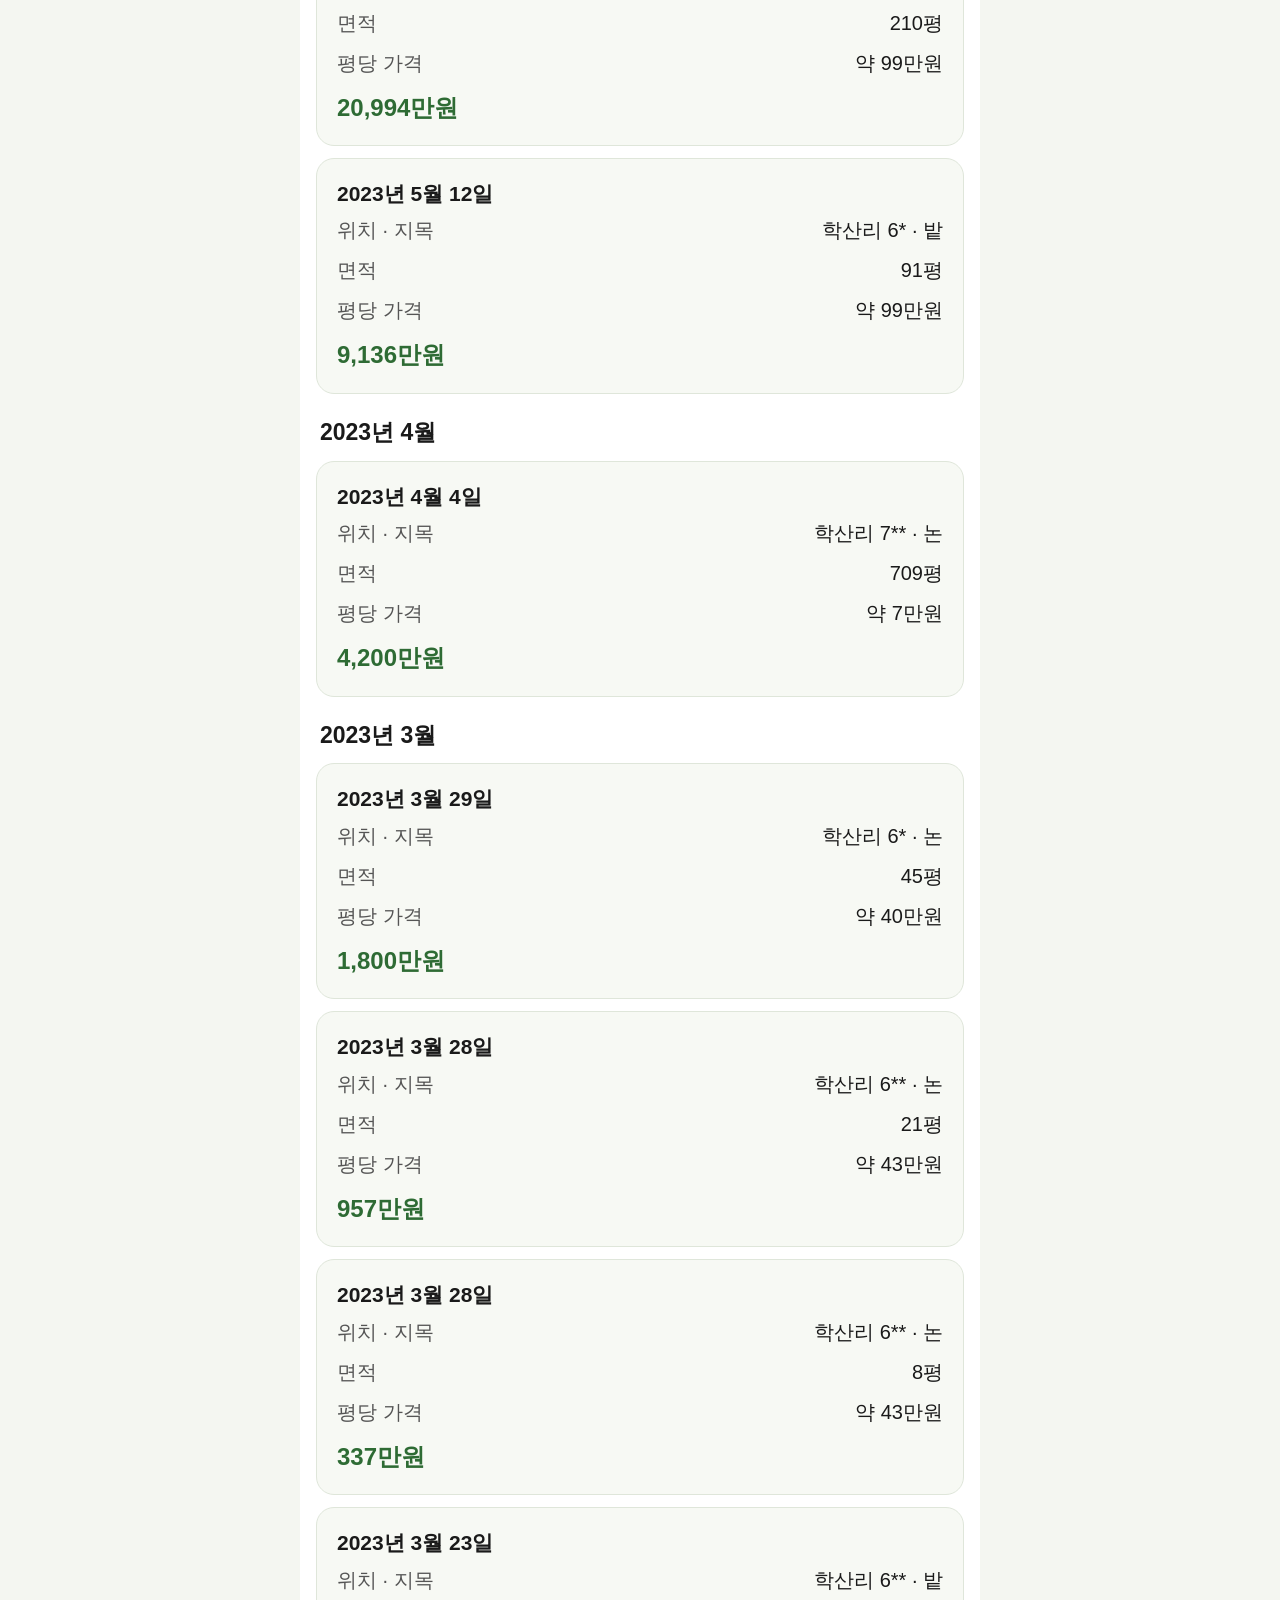
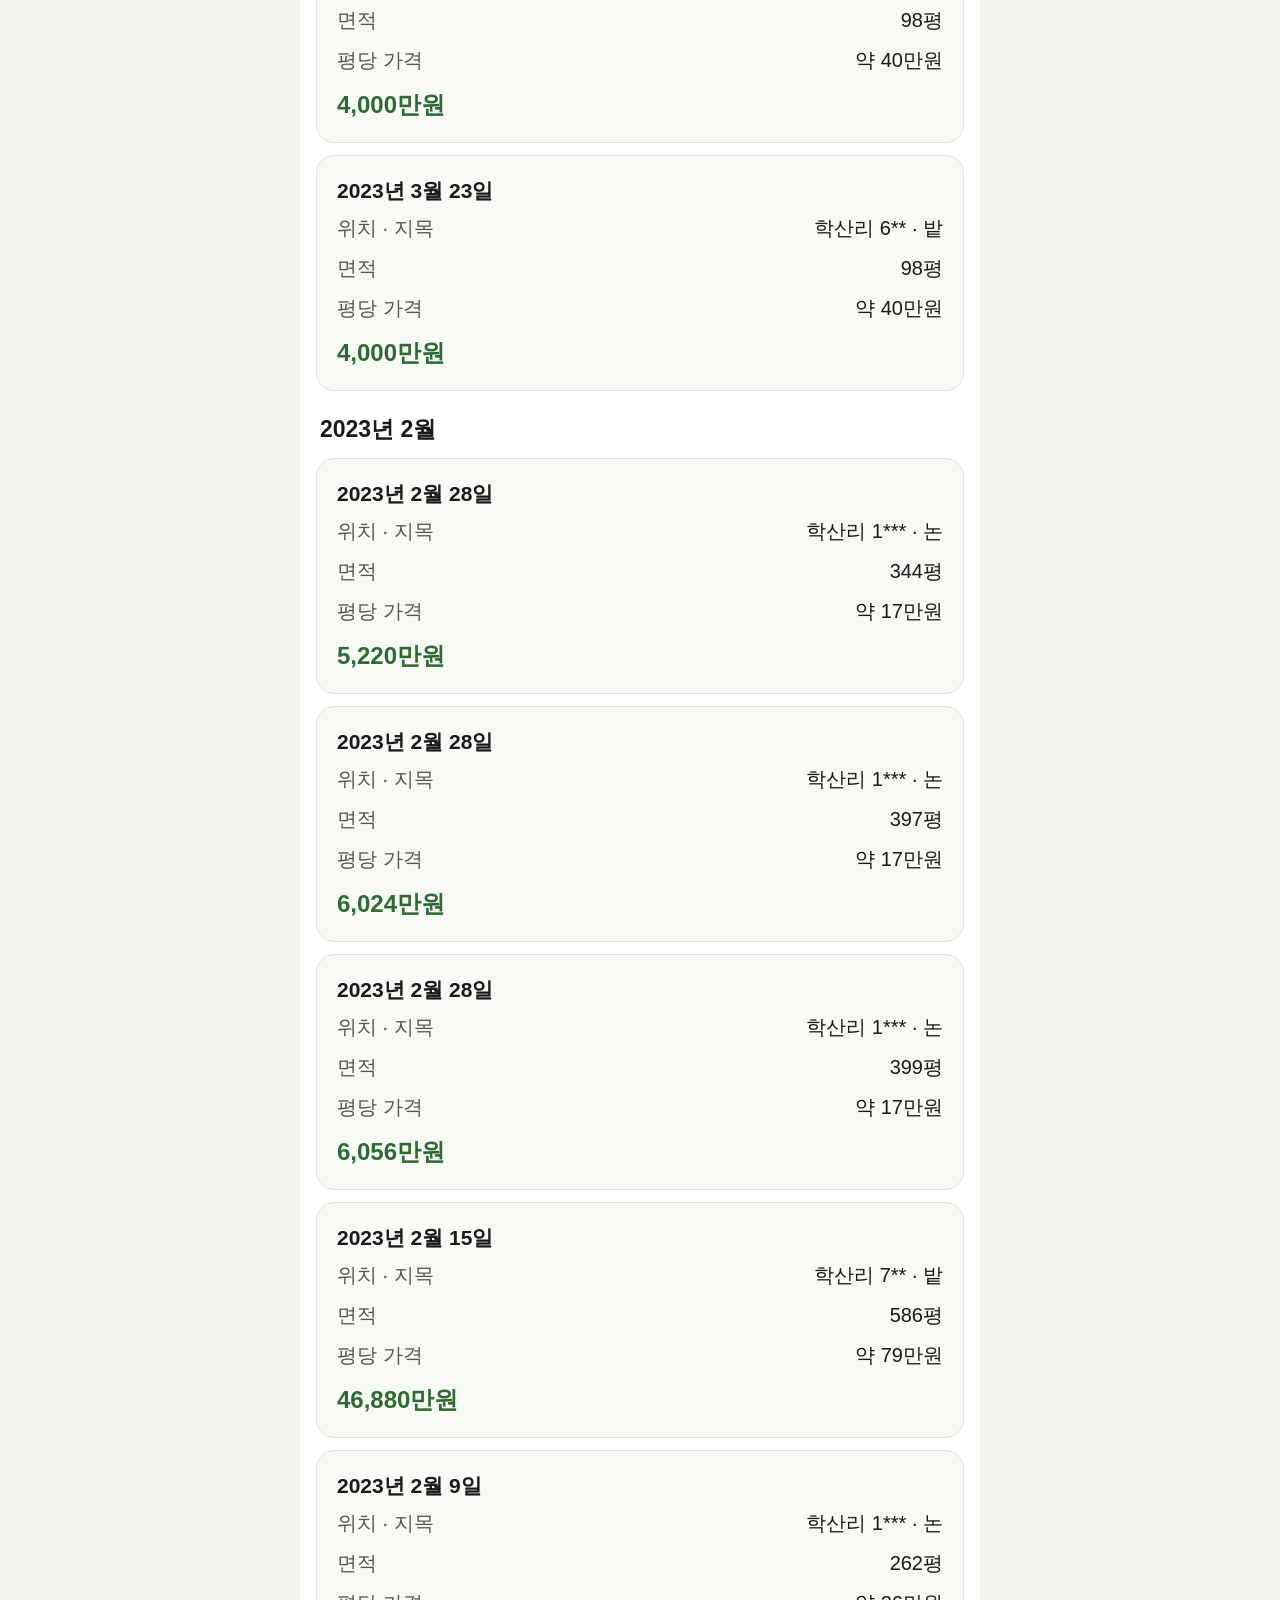
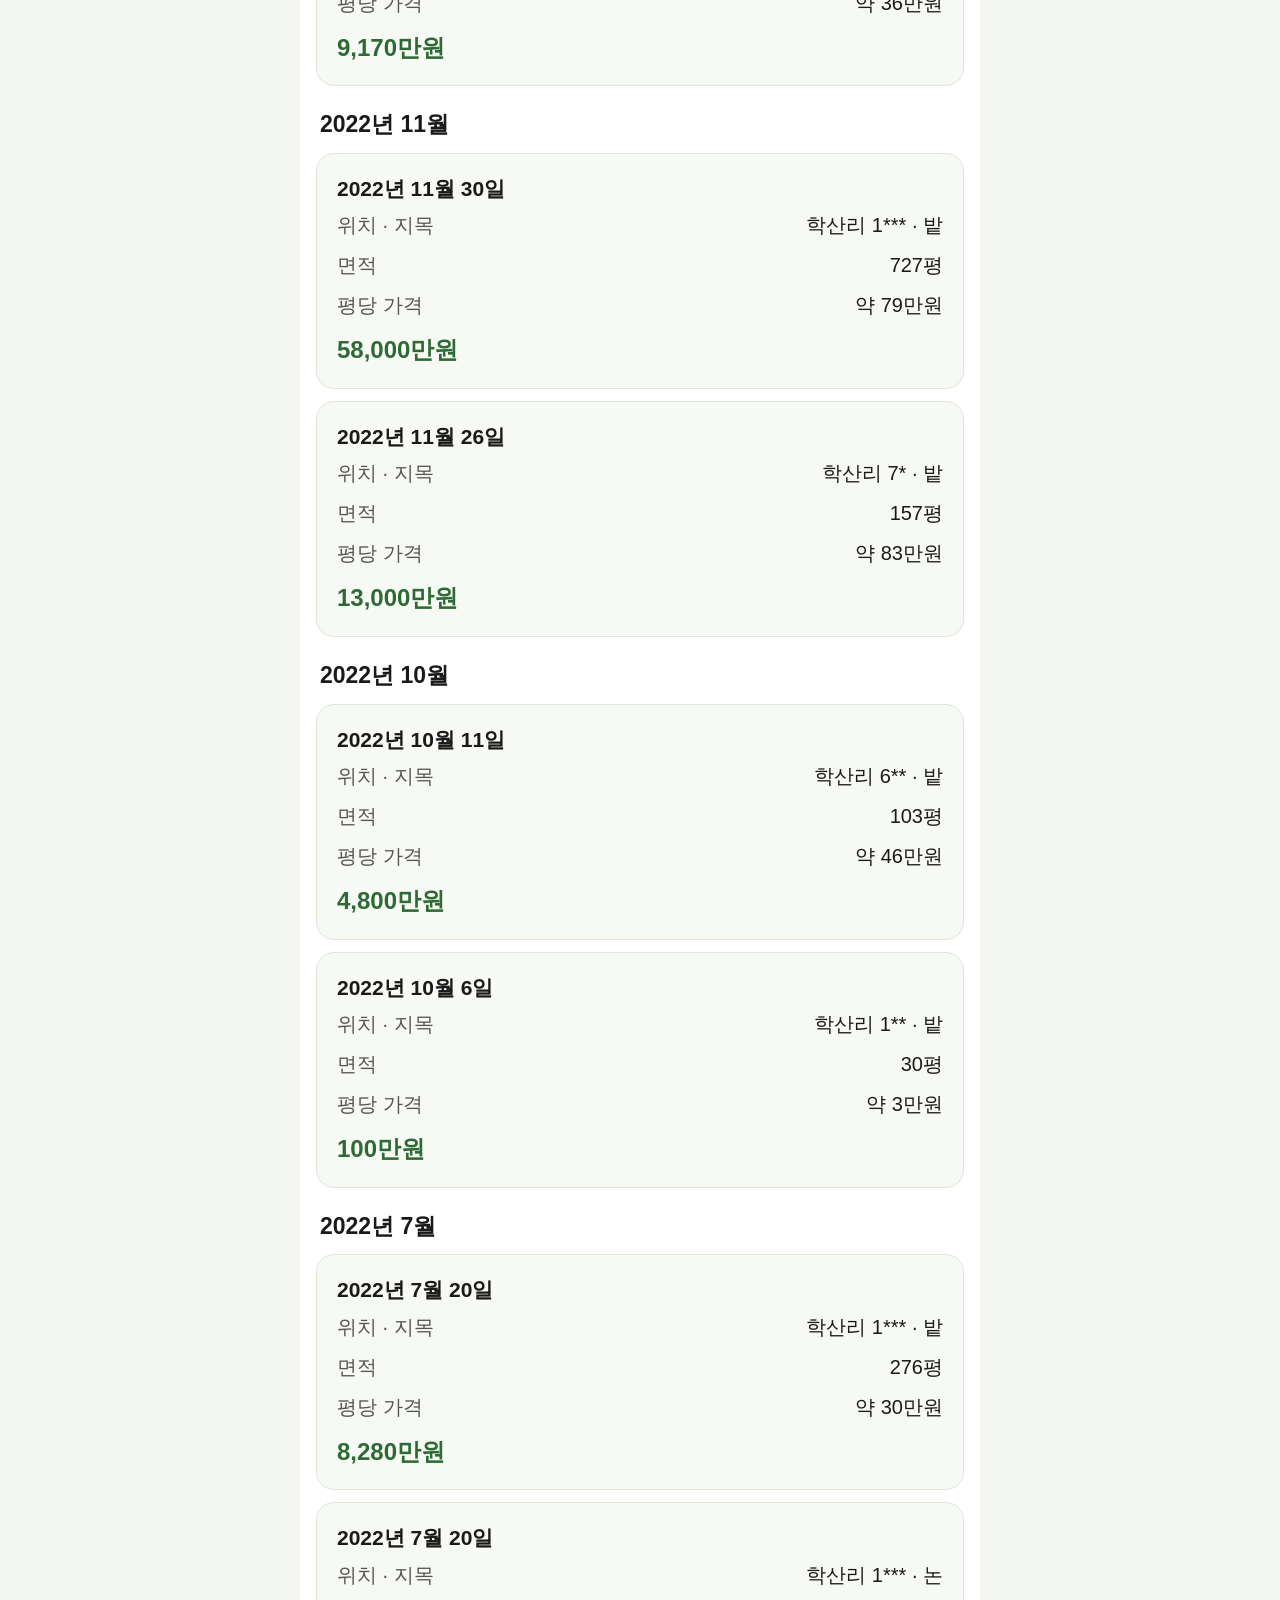
<file: trades.html>
<!DOCTYPE html>
<html lang="ko">
<head>
<meta charset="utf-8">
<meta name="viewport" content="width=device-width, initial-scale=1">
<meta name="robots" content="noindex">
<title>인근 거래내역 · 우리 땅 소식</title>
<link rel="stylesheet" href="css/style.css">
</head>
<body>
<div class="page">
  <header class="app-header">
    <div class="header-top">
      <div>
        <h1 class="header-title">인근 거래내역</h1>
        <p class="header-sub">학산리 논·밭 · 최신순</p>
      </div>
      <div class="unit-seg" role="group" aria-label="면적 단위">
        <button type="button" data-unit="pyong">평</button>
        <button type="button" data-unit="m2">m²</button>
      </div>
    </div>
  </header>

  <main class="content">
    <p class="muted" id="trade-region-note" style="font-size:1.05rem;display:none;"></p>
    <p class="muted" id="trade-summary" style="font-size:1rem;"></p>
    <div id="trade-list"></div>
    <p class="note">2026년 9월 기준 · 국토교통부 실거래가 자료<br>지번은 앞자리만 공개돼요 (예: 5**)</p>
  </main>

  <nav class="bottom-nav">
    <a href="index.html">첫 화면</a>
    <a href="map.html">지도에서 찾기</a>
  </nav>
</div>
<script src="js/config.js"></script>
<script src="js/data.js"></script>
<script src="js/app.js"></script>
<script>
(function () {
  "use strict";
  function jimokEasy(j) { return j === "답" ? "논" : (j === "전" ? "밭" : j); }
  function money(manwon) {
    // 만원 단위 숫자를 읽기 쉽게 (예: 9622 -> 9,622만원)
    return manwon.toLocaleString("ko-KR") + "만원";
  }
  document.addEventListener("DOMContentLoaded", function () {
    var list = document.getElementById("trade-list");
    var summary = document.getElementById("trade-summary");
    var note = document.getElementById("trade-region-note");
    var sub = document.querySelector(".header-sub");
    var F = window.FarmlandApp || {};
    var region = F.mainRegion ? F.mainRegion() : null;
    var dong = region && region.dong ? region.dong : "";
    // 등록된 땅의 동네(리) 기준. 현재 거래 데이터는 학산리만 있음.
    var sameJimok = {};
    (F.getParcels ? F.getParcels() : []).forEach(function (p) {
      if (p.jimok) sameJimok[p.jimok] = 1;
    });
    function badge(jimok) {
      if (sameJimok[jimok]) {
        var label = jimok === "답" ? "논" : (jimok === "전" ? "밭" : jimok);
        return " <span style='background:#e8f3e9;color:#1d4a22;font-size:0.85rem;font-weight:800;"
          + "padding:0.15rem 0.5rem;border-radius:999px;'>우리 땅과 같은 " + label + "</span>";
      }
      return "";
    }
    if (dong && dong.indexOf("학산리") < 0) {
      // 우리 땅 동네의 거래 자료가 아직 없음
      if (sub) sub.textContent = dong + " 논·밭 · 최신순";
      note.style.display = "block";
      note.textContent = "등록한 땅(" + dong + ")의 거래 자료는 아직 준비 중이에요.";
      summary.textContent = "";
      list.innerHTML = "";
      return;
    }
    if (dong && sub) sub.textContent = dong + " 논·밭 · 최신순";
    if (!dong && note) {
      note.style.display = "block";
      note.textContent = "땅을 등록하면 우리 동네 거래를 보여드려요. 지금은 학산리 거래를 보여줘요.";
    }
    summary.textContent = "총 " + TRADE_COUNT + "건 (2021년 10월 ~ 2026년 8월)";
    var lastYm = "";
    var html = "";
    TRADES.forEach(function (t) {
      if (t.ym !== lastYm) {
        if (lastYm !== "") html += "</div>";
        html += '<div class="trade-group"><div class="trade-month">' + t.ym + "</div>";
        lastYm = t.ym;
      }
      html += '<div class="trade-card">'
        + '<div class="t-date">' + t.date + badge(t.jimok) + "</div>"
        + '<div class="t-row"><span class="k">위치 · 지목</span><span>학산리 ' + t.jibun + " · " + jimokEasy(t.jimok) + "</span></div>"
        + '<div class="t-row"><span class="k">면적</span><span class="area" data-m2="' + t.area + '"></span></div>'
        + '<div class="t-row"><span class="k per-unit-label">㎡당 가격</span><span class="per-unit-val" data-perm2="' + t.perM2 + '"></span></div>'
        + '<div class="t-price">' + money(t.amount) + "</div>"
        + "</div>";
    });
    html += "</div>";
    list.innerHTML = html;
    // 동적 추가된 data-m2 요소 렌더링
    if (window.FarmlandApp) window.FarmlandApp.renderAreas();
    renderPerUnit();
    document.addEventListener("farmland:unitchange", renderPerUnit);
  });
  // 단위 토글에 따라 ㎡당/평당 가격 표시 전환
  function renderPerUnit() {
    var pyong = !window.FarmlandApp || window.FarmlandApp.getUnit() === "pyong";
    var labels = document.querySelectorAll(".per-unit-label");
    var vals = document.querySelectorAll(".per-unit-val");
    for (var i = 0; i < labels.length; i++) {
      labels[i].textContent = pyong ? "평당 가격" : "㎡당 가격";
    }
    for (var j = 0; j < vals.length; j++) {
      var perM2 = Number(vals[j].getAttribute("data-perm2"));
      var v = pyong ? Math.round(perM2 * 3.3058) : perM2;
      vals[j].textContent = "약 " + v.toLocaleString("ko-KR") + "만원";
    }
  }
})();
</script>
</body>
</html>
</file>
<file: css/style.css>
/* 우리 땅 앱 공용 스타일 — 라이트 고정, 모든 단위 rem, 기본 글씨 20px */
html { font-size: 20px; }
* { box-sizing: border-box; }
body {
  margin: 0;
  font-family: -apple-system, "Apple SD Gothic Neo", "Noto Sans KR", "Malgun Gothic", sans-serif;
  background: #f4f6f1;
  color: #1a1a1a;
  line-height: 1.6;
  -webkit-text-size-adjust: 100%;
}
.page { max-width: 34rem; margin: 0 auto; min-height: 100vh; display: flex; flex-direction: column; background: #fff; }

/* 상단 헤더 */
.app-header { background: #2e6b34; color: #fff; padding: 1rem 1rem 1.1rem; }
.header-top { display: flex; align-items: center; justify-content: space-between; gap: 0.6rem; }
.header-title { font-size: 1.5rem; font-weight: 800; letter-spacing: -0.02em; margin: 0; }
.header-sub { font-size: 0.95rem; opacity: 0.92; margin: 0.25rem 0 0; }
/* 면적 단위 토글 — 헤더 오른쪽 작은 세그먼트 */
.unit-seg { display: flex; background: rgba(255,255,255,.22); border-radius: 999px; padding: 0.2rem; gap: 0.1rem; flex-shrink: 0; }
.unit-seg button { border: none; background: transparent; color: #fff; font-size: 0.9rem; font-weight: 800; padding: 0.3rem 0.65rem; border-radius: 999px; cursor: pointer; min-height: 2rem; }
.unit-seg button.on { background: #fff; color: #2e6b34; }

/* 본문 */
.content { flex: 1; padding: 0.9rem 0.8rem 1rem; display: flex; flex-direction: column; gap: 0.8rem; }
.card {
  background: #f7f9f4; border: 1px solid #dfe6da;
  border-radius: 1rem; padding: 1.1rem;
}
.card h2 { font-size: 1.2rem; margin: 0 0 0.7rem; }
.card-green { background: #e8f3e9; border-color: #bcd8bf; }
.card-green h2 { color: #1d4a22; }
.kv { display: flex; justify-content: space-between; align-items: baseline; gap: 0.6rem; padding: 0.45rem 0; font-size: 1.05rem; }
.kv + .kv { border-top: 1px solid #e2e8de; }
.kv .k { color: #555; }
.kv .v { font-weight: 700; text-align: right; }
.big-num { font-size: 1.45rem; font-weight: 800; color: #2e6b34; }
.muted { color: #666; font-size: 0.95rem; }
.note { font-size: 0.9rem; color: #666; margin-top: 0.6rem; }

/* 큰 버튼 */
.btn {
  display: block; width: 100%;
  min-height: 3.2rem; padding: 0.85rem 1rem; margin-top: 0.8rem;
  font-size: 1.15rem; font-weight: 800; text-align: center; text-decoration: none;
  border-radius: 0.9rem; cursor: pointer; border: none;
}
.btn-primary { background: #2e6b34; color: #fff; }
.btn-outline { background: #fff; color: #2e6b34; border: 0.14rem solid #2e6b34; }
.btn:active { opacity: 0.85; }

/* 하단 탭 내비 */
.bottom-nav {
  display: flex; border-top: 1px solid #dfe6da; background: #fff;
  position: sticky; bottom: 0;
}
.bottom-nav a {
  flex: 1; text-align: center; text-decoration: none;
  padding: 0.9rem 0; min-height: 3.4rem;
  font-size: 1.1rem; font-weight: 700; color: #777;
  border-top: 0.2rem solid transparent;
}
.bottom-nav a.active { color: #2e6b34; border-top-color: #2e6b34; }

/* 거래 목록 */
.trade-group { margin-bottom: 0.4rem; }
.trade-month {
  font-size: 1.15rem; font-weight: 800; margin: 1rem 0 0.5rem;
  padding-left: 0.2rem;
}
.trade-card {
  background: #f7f9f4; border: 1px solid #dfe6da; border-radius: 0.9rem;
  padding: 0.9rem 1rem; margin-bottom: 0.6rem;
}
.trade-card .t-date { font-size: 1.05rem; font-weight: 800; }
.trade-card .t-row { display: flex; justify-content: space-between; font-size: 1rem; padding: 0.2rem 0; }
.trade-card .t-row .k { color: #555; }
.trade-card .t-price { font-size: 1.2rem; font-weight: 800; color: #2e6b34; margin-top: 0.3rem; }
.empty-box {
  text-align: center; padding: 2.5rem 1rem; color: #555;
  font-size: 1.15rem; font-weight: 700;
}

/* 전수조사 */
.status-box {
  background: #e8f3e9; border: 0.14rem solid #2e6b34; border-radius: 1rem;
  padding: 1.2rem; text-align: center;
}
.status-box .s-big { font-size: 1.5rem; font-weight: 800; color: #1d4a22; margin: 0.3rem 0; }
.status-box .s-sub { font-size: 1.05rem; color: #2c5a30; }
.news-list { list-style: none; padding: 0; margin: 0.5rem 0 0; }
.news-list li {
  background: #f7f9f4; border: 1px solid #dfe6da; border-radius: 0.9rem;
  padding: 0.9rem 1rem; margin-bottom: 0.6rem; font-size: 1rem;
}
.news-list .n-title { font-weight: 800; font-size: 1.05rem; margin-bottom: 0.25rem; }
.check-list { list-style: none; padding: 0; margin: 0.5rem 0 0; }
.check-list li { padding: 0.5rem 0 0.5rem 1.8rem; position: relative; font-size: 1.05rem; }
.check-list li::before {
  content: ""; position: absolute; left: 0; top: 0.75rem;
  width: 0.9rem; height: 0.5rem;
  border-left: 0.2rem solid #2e6b34; border-bottom: 0.2rem solid #2e6b34;
  transform: rotate(-45deg);
}

/* 지도 페이지 */
.map-wrap { position: relative; flex: 1; min-height: 24rem; }
#map { position: absolute; inset: 0; background: #eef3e6; }
.map-key-notice {
  margin: 1rem; padding: 1.4rem 1.2rem; text-align: center;
  background: #fff8e6; border: 0.14rem solid #d9a821; border-radius: 1rem;
  font-size: 1.1rem; font-weight: 700;
}
.shortcut-bar {
  display: grid; grid-template-columns: 1fr 1fr; gap: 0.6rem;
  padding: 0.8rem;
}
.shortcut-btn {
  min-height: 3.2rem; padding: 0.7rem 0.4rem;
  font-size: 1.05rem; font-weight: 800;
  border-radius: 0.9rem; border: 0.14rem solid #2e6b34;
  background: #fff; color: #2e6b34; cursor: pointer;
}
.shortcut-btn.our { background: #2e6b34; color: #fff; }
.auction-toggle {
  grid-column: 1 / -1; min-height: 3.2rem; padding: 0.7rem 0.4rem;
  font-size: 1.05rem; font-weight: 800;
  border-radius: 0.9rem; border: 0.14rem solid #7a5c00;
  background: #fff8e6; color: #5c4a00; cursor: pointer;
}
.auction-toggle.off { background: #fff; color: #888; border-color: #ccc; }
/* 경매·공매 핀 (Leaflet divIcon) */
.auc-pin-wrap { background: none; border: none; }
.auc-pin {
  width: 48px; height: 48px; border-radius: 50%;
  border: 3px solid #fff; box-shadow: 0 0.15rem 0.4rem rgba(0,0,0,0.35);
  display: flex; align-items: center; justify-content: center;
  color: #fff; font-size: 1.15rem; font-weight: 800;
}
.auc-pin.court { background: #c0392b; }
.auc-pin.onbid { background: #2471a3; }
.auc-legend {
  display: flex; gap: 1rem; justify-content: center;
  font-size: 0.95rem; font-weight: 700; color: #555;
  padding: 0 0.8rem 0.6rem;
}
.auc-legend .dot { display: inline-block; width: 1rem; height: 1rem; border-radius: 50%; margin-right: 0.3rem; vertical-align: baseline; }
.auc-legend .dot.court { background: #c0392b; }
.auc-legend .dot.onbid { background: #2471a3; }
.zoom-btns { position: absolute; right: 0.8rem; top: 0.8rem; z-index: 500; display: flex; flex-direction: column; gap: 0.5rem; }
.zoom-btns button {
  width: 3.2rem; height: 3.2rem; font-size: 1.6rem; font-weight: 800;
  border-radius: 0.8rem; border: 1px solid #ccc; background: #fff; cursor: pointer;
  box-shadow: 0 0.1rem 0.3rem rgba(0,0,0,0.2);
}
/* 하단 시트 */
.sheet {
  position: absolute; left: 0; right: 0; bottom: 0; z-index: 600;
  background: #fff; border-radius: 1.2rem 1.2rem 0 0;
  box-shadow: 0 -0.3rem 1rem rgba(0,0,0,0.18);
  padding: 1rem 1.2rem 1.4rem;
  max-height: 55%; overflow-y: auto;
}
.sheet.hidden { display: none; }
.sheet-close {
  float: right; width: 3rem; height: 3rem; font-size: 1.4rem;
  border: none; background: #f0f0f0; border-radius: 50%; cursor: pointer;
}
.sheet h2 { font-size: 1.4rem; margin: 0.2rem 0 0.6rem; }
.map-hint {
  position: absolute; left: 0.8rem; bottom: 0.8rem; z-index: 500;
  background: rgba(255,255,255,0.95); border: 1px solid #ccc; border-radius: 0.8rem;
  padding: 0.5rem 0.9rem; font-size: 0.95rem; font-weight: 700;
}
.map-error {
  position: absolute; inset: auto 0.8rem 4.5rem 0.8rem; z-index: 700;
  background: #fff; border: 0.14rem solid #c0392b; border-radius: 1rem;
  padding: 1.2rem; text-align: center; font-size: 1.1rem; font-weight: 700;
}
.map-error.hidden { display: none; }
</file>
